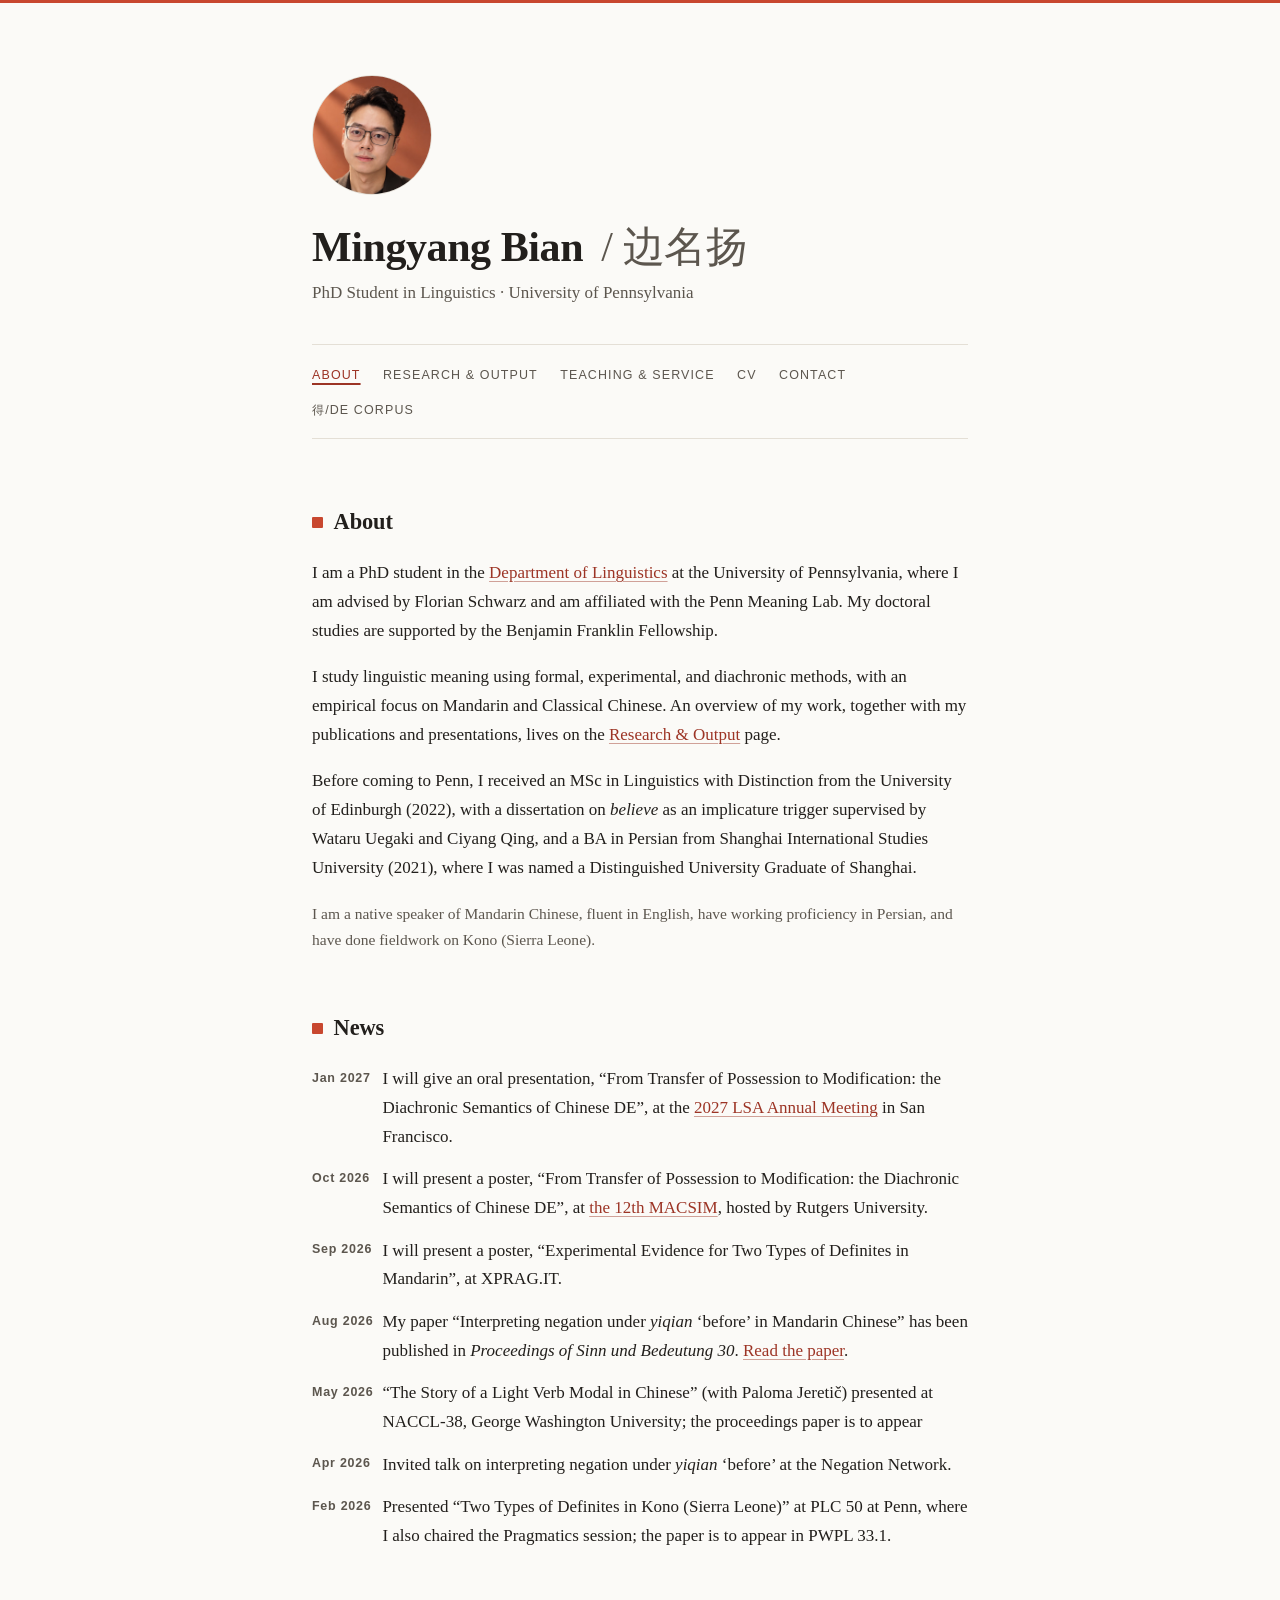
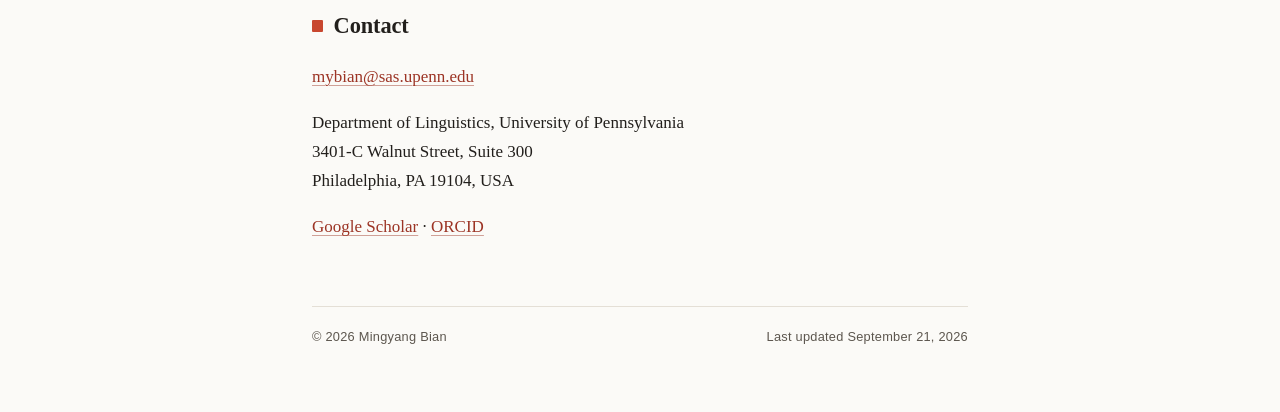
<file: index.html>
<!DOCTYPE html>
<html lang="en">
<head>
<meta charset="utf-8">
<meta name="viewport" content="width=device-width, initial-scale=1.0">
<title>Mingyang Bian · Linguistics · University of Pennsylvania</title>
<meta name="description" content="Mingyang Bian is a PhD student in Linguistics at the University of Pennsylvania, working on formal, experimental, and diachronic semantics and pragmatics, with a focus on Mandarin and Classical Chinese.">
<meta name="author" content="Mingyang Bian">
<link rel="icon" href="data:image/svg+xml,%3Csvg xmlns='http://www.w3.org/2000/svg' viewBox='0 0 16 16'%3E%3Crect x='2' y='2' width='12' height='12' rx='1.5' fill='%23C8472F'/%3E%3C/svg%3E">
<link rel="stylesheet" href="styles.css">
<!-- Cloudflare Web Analytics --><script type='module' src='https://static.cloudflareinsights.com/beacon.min.js' data-cf-beacon='{"token": "c452ebd4bb47403d8e4e0c3c75409bb0"}'></script><!-- End Cloudflare Web Analytics -->
</head>

<body>
<a class="skip-link" href="#main">Skip to content</a>

<div class="wrap">

<header>
  <figure class="portrait">
    <img src="photo.jpg" alt="Portrait of Mingyang Bian" width="120" height="120">
  </figure>

  <h1><a href="index.html">Mingyang Bian</a>
      <span class="zh-name" lang="zh-Hans">&thinsp;/ 边名扬</span> </h1>
  <p class="tagline">PhD Student in Linguistics · University of Pennsylvania</p>

  <nav aria-label="Site">
    <ul>
      <li><a href="index.html" aria-current="page">About</a></li>
      <li><a href="research.html">Research &amp; Output</a></li>
      <li><a href="teaching.html">Teaching &amp; Service</a></li>
      <li><a href="cv.html">CV</a></li>
      <li><a href="index.html#contact">Contact</a></li>
      <li><a href="corpus/"><span lang="zh-Hans">得</span>/DE Corpus</a></li>
    </ul>
  </nav>
</header>

<main id="main">

<section id="about">
  <h2>About</h2>
  <p>I am a PhD student in the <a href="https://www.ling.upenn.edu/">Department of Linguistics</a> at the University of Pennsylvania, where I am advised by Florian Schwarz and am affiliated with the Penn Meaning Lab. My doctoral studies are supported by the Benjamin Franklin Fellowship.</p>
  <p>I study linguistic meaning using formal, experimental, and diachronic methods, with an empirical focus on Mandarin and Classical Chinese. An overview of my work, together with my publications and presentations, lives on the <a href="research.html">Research &amp; Output</a> page.</p>
  <p>Before coming to Penn, I received an MSc in Linguistics with Distinction from the University of Edinburgh (2022), with a dissertation on <i>believe</i> as an implicature trigger supervised by Wataru Uegaki and Ciyang Qing, and a BA in Persian from Shanghai International Studies University (2021), where I was named a Distinguished University Graduate of Shanghai.</p>
  <p class="note">I am a native speaker of Mandarin Chinese, fluent in English, have working proficiency in Persian, and have done fieldwork on Kono (Sierra Leone).</p>
</section>

<section id="news">
  <h2>News</h2>
  <ul class="news">
    <li><span class="year">Jan 2027</span>I will give an oral presentation, “From Transfer of Possession to Modification: the Diachronic Semantics of Chinese DE”, at the <a href="https://www.lsadc.org/lsa-annual-meeting">2027 LSA Annual Meeting</a> in San Francisco.</li>
    <li><span class="year">Oct 2026</span>I will present a poster, “From Transfer of Possession to Modification: the Diachronic Semantics of Chinese DE”, at <a href="https://www.macsim.us/the-12th-macsim/">the 12th MACSIM</a>, hosted by Rutgers University.</li>
    <li><span class="year">Sep 2026</span>I will present a poster, “Experimental Evidence for Two Types of Definites in Mandarin”, at XPRAG.IT.</li>
    <li><span class="year">Aug 2026</span>My paper “Interpreting negation under <i>yiqian</i> ‘before’ in Mandarin Chinese” has been published in <i>Proceedings of Sinn und Bedeutung 30</i>. <a href="https://doi.org/10.18148/sub/2026.v30.1319">Read the paper</a>.</li>
    <li><span class="year">May 2026</span>“The Story of a Light Verb Modal in Chinese” (with Paloma Jeretič) presented at NACCL-38, George Washington University; the proceedings paper is to appear</li>
    <li><span class="year">Apr 2026</span>Invited talk on interpreting negation under <i>yiqian</i> ‘before’ at the Negation Network.</li>
    <li><span class="year">Feb 2026</span>Presented “Two Types of Definites in Kono (Sierra Leone)” at PLC 50 at Penn, where I also chaired the Pragmatics session; the paper is to appear in PWPL 33.1.</li>
  </ul>
</section>

<section id="contact">
  <h2>Contact</h2>
  <address>
    <p><a href="mailto:mybian@sas.upenn.edu">mybian@sas.upenn.edu</a></p>
    <p>Department of Linguistics, University of Pennsylvania<br>
    3401-C Walnut Street, Suite 300<br>
    Philadelphia, PA 19104, USA</p>
  </address>
  <p>
    <a href="https://scholar.google.com/citations?user=eX2zrwQAAAAJ">Google Scholar</a> ·
    <a href="https://orcid.org/0000-0003-2566-3954">ORCID</a>
  </p>

</section>

</main>

<footer>
  <span>© 2026 Mingyang Bian</span>
  <span>Last updated September 21, 2026</span>
</footer>

</div>
</body>
</html>
</file>
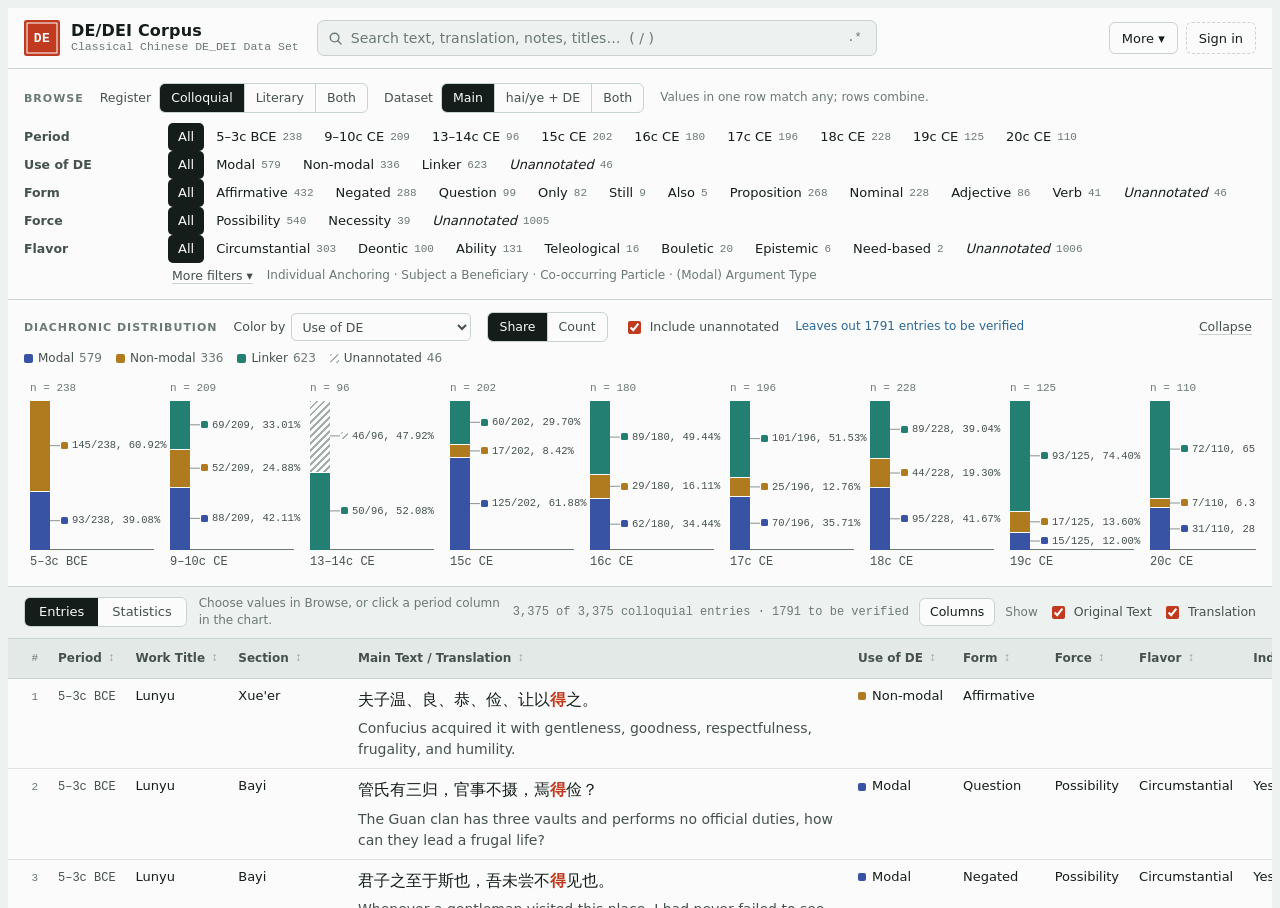
<file: corpus/index.html>
<!DOCTYPE html>
<html lang="en">
<head>
<meta charset="utf-8">
<meta name="viewport" content="width=device-width, initial-scale=1">
<title>DE/DEI Corpus · Mingyang Bian</title>
<meta name="description" content="The DE/DEI Corpus: an annotated diachronic corpus of Chinese 得 (DE/DEI), from Classical to Modern Chinese.">
<meta name="author" content="Mingyang Bian">
<link rel="icon" href="data:image/svg+xml,%3Csvg xmlns='http://www.w3.org/2000/svg' viewBox='0 0 16 16'%3E%3Crect x='2' y='2' width='12' height='12' rx='1.5' fill='%23C8472F'/%3E%3C/svg%3E">
<script src="config.js"></script>
<!-- Cloudflare Web Analytics --><script type='module' src='https://static.cloudflareinsights.com/beacon.min.js' data-cf-beacon='{"token": "c452ebd4bb47403d8e4e0c3c75409bb0"}'></script><!-- End Cloudflare Web Analytics -->
<style>
/* Layout: library-style browser — fixed masthead; below it one scrolling column: facet rows (Browse), labeled diachronic chart, sticky results bar, entry table; vermilion-marked detail drawer at right */
:root{
  --bg:#EDF1EF; --surface:#FAFBFA; --surface-2:#E3E9E6; --line:#C9D3CF; --line-soft:#DCE3E0;
  --ink:#141D1A; --ink-2:#44514D; --ink-3:#6B7974;
  --zhu:#BF3A1F; --zhu-ink:#FFFFFF; --zhu-soft:#F5DED6; --mark:#F1E3A2; --hl:#FBEBC8; --hl-bar:#C27D12; --na:#A3AEAA;
  --vf:#2B6797; --vf-soft:#DCE7F1;
  --c1:#3953A4; --c2:#B07A1F; --c3:#237F72; --c4:#8A4C9E; --c5:#557F2E; --c6:#5F6F86; --c7:#B4527F; --c8:#84663F;
  --shadow:0 14px 36px rgba(20,29,26,.18),0 2px 6px rgba(20,29,26,.08);
  --f-ui:"IBM Plex Sans",system-ui,-apple-system,BlinkMacSystemFont,"Segoe UI",Roboto,"Helvetica Neue",Arial,"PingFang SC","Microsoft YaHei","Noto Sans CJK SC",sans-serif;
  --f-zh:"Noto Serif SC","Noto Serif CJK SC","Source Han Serif SC","Songti SC","STSong","SimSun",serif;
  --f-mono:"IBM Plex Mono",ui-monospace,SFMono-Regular,Menlo,Consolas,"Liberation Mono",monospace;
}
@media (prefers-color-scheme: dark){
  :root:not([data-theme="light"]){
    --bg:#111816; --surface:#171F1C; --surface-2:#212B28; --line:#34413C; --line-soft:#27312E;
    --ink:#E2E9E6; --ink-2:#A8B5B0; --ink-3:#83918B;
    --zhu:#EE6A4C; --zhu-ink:#1B0D08; --zhu-soft:#3B231C; --mark:#4D4420; --hl:#3A2D16; --hl-bar:#E3A647; --na:#5E6B66; --vf:#8DBBE6; --vf-soft:#1B2A37;
    --c1:#8EA6F0; --c2:#E0B460; --c3:#6CCBB9; --c4:#C79BDB; --c5:#A3CC78; --c6:#A6B4C9; --c7:#EE98BE; --c8:#CFAE84;
    --shadow:0 14px 36px rgba(0,0,0,.5),0 2px 6px rgba(0,0,0,.3);
    color-scheme:dark;
  }
}
:root[data-theme="dark"]{
  --bg:#111816; --surface:#171F1C; --surface-2:#212B28; --line:#34413C; --line-soft:#27312E;
  --ink:#E2E9E6; --ink-2:#A8B5B0; --ink-3:#83918B;
  --zhu:#EE6A4C; --zhu-ink:#1B0D08; --zhu-soft:#3B231C; --mark:#4D4420; --hl:#3A2D16; --hl-bar:#E3A647; --na:#5E6B66; --vf:#8DBBE6; --vf-soft:#1B2A37;
  --c1:#8EA6F0; --c2:#E0B460; --c3:#6CCBB9; --c4:#C79BDB; --c5:#A3CC78; --c6:#A6B4C9; --c7:#EE98BE; --c8:#CFAE84;
  --shadow:0 14px 36px rgba(0,0,0,.5),0 2px 6px rgba(0,0,0,.3);
  color-scheme:dark;
}
[hidden]{display:none!important}
html{height:100%;box-sizing:border-box}
*,*::before,*::after{box-sizing:border-box}
body{height:100%;background:var(--bg);color:var(--ink);font:14px/1.45 var(--f-ui);overflow:hidden}
button,input,select,textarea{font:inherit;color:inherit}
button{cursor:pointer}
button:disabled{cursor:default;opacity:.45}
:focus-visible{outline:2px solid var(--zhu);outline-offset:2px}
.gut{padding-left:max(16px,env(safe-area-inset-left,0px));padding-right:max(16px,env(safe-area-inset-right,0px))}
#app{height:100%;display:flex;flex-direction:column;min-height:0}
.eyebrow{font:600 11px/1 var(--f-ui);letter-spacing:.09em;text-transform:uppercase;color:var(--ink-3)}
.hint{font-size:12px;color:var(--ink-3)}
.dim{color:var(--ink-3)}

/* masthead */
.topbar{flex:0 0 auto;display:flex;flex-wrap:wrap;align-items:center;gap:10px 18px;padding-block:12px;background:var(--surface);border-bottom:1px solid var(--line)}
.brand{display:flex;align-items:center;gap:11px;min-width:0}
.seal{flex:0 0 auto;width:36px;height:36px;display:grid;place-items:center;background:var(--zhu);color:var(--zhu-ink);font:600 13px/1 var(--f-mono);letter-spacing:.04em;border-radius:3px;box-shadow:inset 0 0 0 2.5px var(--zhu),inset 0 0 0 3.5px var(--zhu-ink)}
.brand h1{margin:0;font:600 16px/1.2 var(--f-ui);letter-spacing:.01em}
.brand .sub{font:11.5px/1.3 var(--f-mono);color:var(--ink-3)}
.search{flex:1 1 300px;max-width:560px;min-width:0;display:flex;align-items:center;gap:6px;height:36px;padding:0 5px 0 10px;background:var(--bg);border:1px solid var(--line);border-radius:7px;color:var(--ink-3)}
.search:focus-within{border-color:var(--ink-2);color:var(--ink-2)}
.search input{flex:1;min-width:0;border:0;background:transparent;outline:none;color:var(--ink);height:100%}
.search input::placeholder{color:var(--ink-3)}
.search.bad{border-color:var(--zhu)}
.rx{height:26px;padding:0 8px;border-radius:5px;border:1px solid transparent;background:transparent;font:500 12px var(--f-mono);color:var(--ink-3)}
.rx[aria-pressed="true"]{background:var(--ink);color:var(--surface)}
.actions{display:flex;flex-wrap:wrap;align-items:center;gap:8px;margin-left:auto}
.btn{height:32px;padding:0 12px;display:inline-flex;align-items:center;justify-content:center;gap:6px;border-radius:6px;border:1px solid var(--line);background:var(--surface);color:var(--ink);font:500 13px/1 var(--f-ui);white-space:nowrap}
.btn:hover:not(:disabled){background:var(--surface-2)}
.btn.primary{background:var(--ink);border-color:var(--ink);color:var(--surface)}
.btn.primary:hover:not(:disabled){background:var(--ink-2);border-color:var(--ink-2)}
.btn.zhu{background:var(--zhu);border-color:var(--zhu);color:var(--zhu-ink)}
.btn.zhu:hover:not(:disabled){background:var(--zhu);filter:brightness(1.08)}
.btn.sm{height:28px;padding:0 10px;font-size:12.5px}
.btn.danger{color:var(--zhu);border-color:color-mix(in srgb,var(--zhu) 45%,var(--line))}
.linkbtn{border:0;background:transparent;padding:2px 4px;color:var(--ink-2);font-size:12.5px;text-decoration:underline;text-underline-offset:3px;text-decoration-color:var(--line)}
.linkbtn:hover:not(:disabled){color:var(--ink)}
.switch{display:inline-flex;align-items:center;gap:8px;font-size:13px;color:var(--ink-2);cursor:pointer;user-select:none}
.switch input{position:absolute;opacity:0;width:1px;height:1px}
.switch .sw{width:30px;height:18px;border-radius:9px;background:var(--line);position:relative;transition:background .15s}
.switch .sw::after{content:"";position:absolute;top:2px;left:2px;width:14px;height:14px;border-radius:7px;background:var(--surface);transition:transform .15s}
.switch input:checked + .sw{background:var(--zhu)}
.switch input:checked + .sw::after{transform:translateX(12px)}
.switch input:focus-visible + .sw{outline:2px solid var(--zhu);outline-offset:2px}
.menu-wrap{position:relative}
.menu{position:absolute;right:0;top:calc(100% + 6px);z-index:40;min-width:250px;padding:6px;background:var(--surface);border:1px solid var(--line);border-radius:8px;box-shadow:var(--shadow);display:flex;flex-direction:column}
.menu button{border:0;background:transparent;text-align:left;padding:8px 10px;border-radius:5px;font-size:13px;display:flex;justify-content:space-between;gap:12px}
.menu button:hover{background:var(--surface-2)}
.menu hr{border:0;border-top:1px solid var(--line-soft);margin:4px 2px}
.menu .k{font:12px var(--f-mono);color:var(--ink-3)}
.menu a{color:inherit;text-decoration:none;padding:8px 10px;border-radius:5px;font-size:13px;display:flex;justify-content:space-between;gap:12px}
.menu a:hover{background:var(--surface-2)}
.menu .who{padding:8px 10px 6px;font-size:12.5px;line-height:1.5;color:var(--ink-2)}
.menu .who b{color:var(--ink);font-weight:600}
.menu .who .ok{color:var(--c3)}
.menu .who .ro{color:var(--ink-3)}
#bAuth{max-width:200px;overflow:hidden;text-overflow:ellipsis}
#bAuth:not(.signed){border-style:dashed}
.saving{font-size:12px;color:var(--ink-3);white-space:nowrap}
.hl-only .hl-n{font:12px var(--f-mono);color:var(--ink-3)}
.hl-only:has(input:checked){color:var(--ink)}
.hl-tag{color:var(--hl-bar);font-weight:500}
.btn.hlb{height:26px;padding:0 9px;font-size:12px}
.btn.hlb[aria-pressed="true"]{background:var(--hl);border-color:var(--hl-bar);color:var(--ink)}
/* "to be verified": machine-made entries not yet checked by an annotator */
.vbadge{display:inline-block;margin-left:6px;padding:0 6px;border-radius:3px;border:1px dashed var(--vf);font:500 10px/15px var(--f-ui);color:var(--vf);background:var(--vf-soft);vertical-align:2px;white-space:nowrap}
.vtag{color:var(--vf);font-weight:500}
.btn.vfb{height:26px;padding:0 9px;font-size:12px;border-color:var(--vf);color:var(--vf);background:var(--vf-soft)}
.btn.vfb:hover{background:var(--vf);color:var(--surface)}
.tbv-only .tbv-n{font:12px var(--f-mono);color:var(--vf)}
.tb-r .chk{white-space:nowrap}
.tbv-only:has(input:checked){color:var(--ink)}
.tbv-note{color:var(--vf)}
.de-o{color:inherit}
.dr-auto{margin:-8px 0 0;padding:7px 10px;border-left:3px solid var(--line);border-radius:3px;background:var(--surface-2);font-size:12.5px;line-height:1.5;color:var(--ink-2);max-width:66ch}
.dr-auto.tbv{border-left-color:var(--vf);background:var(--vf-soft)}
.dr-auto.tbv b{color:var(--vf)}
.dr-sib{margin:-8px 0 0;font-size:12.5px;line-height:1.7}
.dr-sib .linkbtn{font-size:12.5px}
.tseg .opt{height:auto;min-height:26px;padding:2px 10px}
.tseg .zh-s{font:13px var(--f-zh);margin-left:4px}
.tseg .opt:not(.on) .zh-s b{color:var(--zhu)}
.lf.split{flex-direction:row;flex-wrap:wrap;align-items:center;gap:8px}
details.dr-mr summary{cursor:pointer;list-style:none}
details.dr-mr summary::-webkit-details-marker{display:none}
details.dr-mr summary h3::before{content:"▸";font-size:10px;letter-spacing:0}
details.dr-mr[open] summary h3::before{content:"▾"}
.mr-b{display:flex;flex-direction:column;gap:12px;font-size:13px;line-height:1.55}
.mr-b p{margin:2px 0 0}
.mr-ctx{font:14px/1.75 var(--f-zh);color:var(--ink-2)}
.mr-sent{color:var(--ink);background:var(--mark);border-radius:2px}
.mr-src,.mr-ex{font-size:12px}
.mr-alt{margin:2px 0 0;padding-left:18px}
.mr-conf{display:inline-block;margin-left:6px;padding:0 6px;border-radius:3px;font:500 10.5px/16px var(--f-ui);background:var(--surface-2);color:var(--ink-2)}
.mr-conf.c-low{background:var(--zhu-soft);color:var(--zhu)}
.choose{display:grid;grid-template-columns:1fr 1fr;gap:12px}
.choose button{display:flex;flex-direction:column;align-items:flex-start;gap:6px;padding:14px;border:1px solid var(--line);border-radius:8px;background:var(--surface);text-align:left;color:var(--ink);font-size:13px;line-height:1.5}
.choose button:hover{border-color:var(--ink-2);background:var(--surface-2)}
.choose button b{font-size:14px}
.choose button span{color:var(--ink-2)}
.txt-grid{display:grid;grid-template-columns:1fr 1fr;gap:10px}
.txt-grid .wide{grid-column:1/-1}
.txt-stats{display:flex;flex-wrap:wrap;gap:6px 18px;font-size:13px}
.txt-prev{margin:0;padding:8px 10px;border-radius:6px;background:var(--surface-2);font:14px/1.7 var(--f-zh);max-height:150px;overflow:auto}
.txt-prev .de{font-weight:600}
.runs{margin:0;padding:0;list-style:none;display:flex;flex-direction:column;gap:4px;font-size:12.5px}
.runs li{display:flex;gap:10px;align-items:baseline;flex-wrap:wrap}
.runs .st{font:500 11px var(--f-mono);padding:0 6px;border-radius:3px;background:var(--surface-2);color:var(--ink-2)}
.runs .st.done{background:var(--vf-soft);color:var(--vf)}
.runs .st.failed{background:var(--zhu-soft);color:var(--zhu)}
@media (max-width:640px){ .choose,.txt-grid{grid-template-columns:1fr} }
.sheet.narrow{width:min(540px,100%)}
#authBody p{margin:0;line-height:1.55}
details.auth-alt summary{cursor:pointer;font-size:12.5px;color:var(--ink-2)}
details.auth-alt .muted{margin:8px 0 0}
.auth-pat{display:flex;gap:8px;margin-top:8px}
.auth-pat input{flex:1;min-width:0;height:32px;padding:0 10px;border:1px solid var(--line);border-radius:6px;background:var(--bg);font:13px var(--f-mono)}
.auth-err{margin:0 0 12px;padding:10px 12px;border-left:3px solid var(--zhu);background:var(--zhu-soft);border-radius:4px;font-size:13px;line-height:1.55;color:var(--ink)}
.auth-err b{font-weight:600}
.auth-err code,ol.auth-steps code{font:12px var(--f-mono)}
ol.auth-steps{margin:0 0 4px;padding-left:20px;font-size:13px;line-height:1.6}
ol.auth-steps li+li{margin-top:6px}
.auth-when{margin-top:10px!important;font-size:12px;color:var(--ink-3)}
.seg2{display:inline-flex;border:1px solid var(--line);border-radius:6px;overflow:hidden;background:var(--surface)}
.seg2 button{border:0;background:transparent;height:28px;padding:0 11px;font-size:12.5px;font-weight:500;color:var(--ink-2)}
.seg2 button + button{border-left:1px solid var(--line)}
.seg2 button[aria-pressed="true"]{background:var(--ink);color:var(--surface)}
.chk{display:inline-flex;align-items:center;gap:6px;font-size:12.5px;color:var(--ink-2);cursor:pointer}
.chk input{accent-color:var(--zhu)}

/* scrolling column */
.main{flex:1;min-height:0;display:flex;position:relative}
.scroller{flex:1;min-width:0;overflow:auto;background:var(--surface)}
.inner{width:max-content;min-width:100%}
.pin{position:sticky;left:0;width:var(--sw,100vw)}

/* browse */
.browse{background:var(--surface);padding-block:14px 12px;display:flex;flex-direction:column;gap:6px;border-bottom:1px solid var(--line)}
.br-head{display:flex;flex-wrap:wrap;align-items:center;gap:8px 16px;margin-bottom:4px}
.regsel{display:inline-flex;align-items:center;gap:8px;font-size:12.5px;color:var(--ink-2)}
.br-head .hint{flex:1 1 260px;min-width:0}
.frow{display:flex;align-items:flex-start;gap:4px 12px}
.flabel{flex:0 0 132px;padding-top:6px;font:600 12.5px/1.3 var(--f-ui);color:var(--ink-2)}
.fopts{flex:1;min-width:0;display:flex;flex-wrap:wrap;align-items:center;gap:3px 2px}
.fo{display:inline-flex;align-items:center;gap:6px;height:28px;padding:0 10px;border:0;border-radius:5px;background:transparent;color:var(--ink);font-size:13px;white-space:nowrap}
.fo:hover{background:var(--surface-2)}
.fo .fc{font:11px/1 var(--f-mono);color:var(--ink-3);font-variant-numeric:tabular-nums}
.fo.on{background:var(--zhu);color:var(--zhu-ink)}
.fo.on .fc{color:inherit;opacity:.85}
.fo.all.on{background:var(--ink);color:var(--surface)}
.fo.zero{color:var(--ink-3)}
.fo.zero .fc{opacity:.6}
.fo.un{font-style:italic}
.frow.more{margin-top:2px}
.frow.more .fopts{gap:6px 10px}
.frow.sub .flabel{color:var(--ink-3);font-weight:500}

/* chart */
.strip{background:var(--surface);border-bottom:1px solid var(--line);padding-block:12px 8px}
.strip-head{display:flex;flex-wrap:wrap;align-items:center;gap:8px 16px}
.strip-head label{font-size:12.5px;color:var(--ink-2);display:inline-flex;align-items:center;gap:6px}
.strip-head select{height:28px;border:1px solid var(--line);border-radius:5px;background:var(--surface);padding:0 6px;font-size:12.5px}
.strip-head .sp{flex:1}
.legend{display:flex;flex-wrap:wrap;gap:4px 14px;font-size:12px;color:var(--ink-2);margin-top:8px}
.legend span{display:inline-flex;align-items:center;gap:5px;white-space:nowrap}
.legend i{width:9px;height:9px;border-radius:2px;display:inline-block}
.strip-body{display:flex;gap:4px;overflow-x:auto;padding-top:8px;padding-bottom:4px;scrollbar-width:thin}
.strip.closed .strip-body,.strip.closed .legend{display:none}
.pcol{flex:0 0 auto;width:136px;display:flex;flex-direction:column;gap:5px;padding:6px 6px 5px;border:0;border-radius:6px;background:transparent;color:var(--ink);text-align:left}
.pcol:hover{background:var(--bg)}
.pn{display:block;font:11px/1.2 var(--f-mono);color:var(--ink-3);font-variant-numeric:tabular-nums}
.pplot{position:relative;display:block;width:100%;border-bottom:1px solid var(--ink-3)}
.pseg{position:absolute;left:0;width:20px;box-shadow:inset 0 1px 0 var(--surface)}
.lead{position:absolute;left:0;top:0;overflow:visible;pointer-events:none}
.lead path{fill:none;stroke:var(--ink-3);stroke-width:.8}
.plb{position:absolute;left:31px;height:14px;display:flex;align-items:center;gap:4px;font:10.5px/14px var(--f-mono);font-variant-numeric:tabular-nums;color:var(--ink-2);white-space:nowrap}
.plb i{width:7px;height:7px;border-radius:1.5px;flex:0 0 auto}
.pnone{position:absolute;inset:0;display:grid;place-items:center;font-size:11px;color:var(--ink-3)}
.plab{display:block;font:500 12px/1.2 var(--f-mono);color:var(--ink-2)}
.pcol.on{background:var(--zhu-soft)}
.pcol.on .plab{color:var(--zhu);font-weight:600}
.strip.has-sel .pcol:not(.on){opacity:.45}

/* results bar */
.toolbar{top:0;z-index:6;display:flex;flex-wrap:wrap;align-items:center;gap:8px 12px;padding-block:8px;background:var(--bg);border-bottom:1px solid var(--line)}
.tabs{display:inline-flex;border:1px solid var(--line);border-radius:6px;overflow:hidden;background:var(--surface)}
.tabs button{border:0;background:transparent;height:28px;padding:0 14px;font-size:13px;font-weight:500;color:var(--ink-2)}
.tabs button[aria-selected="true"]{background:var(--ink);color:var(--surface)}
.chips{flex:1 1 240px;min-width:0;display:flex;flex-wrap:wrap;align-items:center;gap:6px}
.fchip{display:inline-flex;align-items:center;gap:6px;max-width:100%;height:26px;padding:0 3px 0 10px;border-radius:13px;background:var(--zhu-soft);border:1px solid color-mix(in srgb,var(--zhu) 28%,transparent);font-size:12px;color:var(--ink)}
.fchip .fl{color:var(--ink-2)}
.fchip .fv{overflow:hidden;text-overflow:ellipsis;white-space:nowrap;font-weight:500}
.fchip button{flex:0 0 auto;width:20px;height:20px;border-radius:10px;border:0;background:transparent;color:var(--ink-2);line-height:1}
.fchip button:hover{background:color-mix(in srgb,var(--zhu) 18%,transparent);color:var(--ink)}
.tb-r{display:flex;flex-wrap:wrap;justify-content:flex-end;align-items:center;gap:6px 10px;margin-left:auto;min-width:0}
.count{font:12px var(--f-mono);color:var(--ink-3);font-variant-numeric:tabular-nums;white-space:nowrap}
.banner{display:flex;flex-wrap:wrap;align-items:center;gap:8px 14px;padding-block:8px;background:color-mix(in srgb,var(--mark) 55%,var(--surface));border-bottom:1px solid var(--line);font-size:12.5px;color:var(--ink)}
.banner b{font-weight:600}
.banner .btn{margin-left:auto}

/* table */
table.grid{border-collapse:separate;border-spacing:0;width:max-content;min-width:100%}
.grid th{position:sticky;top:var(--tbh,45px);z-index:2;background:var(--surface-2);border-bottom:1px solid var(--line);padding:0;text-align:left;white-space:nowrap;font:600 12px/1.2 var(--f-ui);color:var(--ink-2)}
.th-btn{display:flex;align-items:center;gap:6px;width:100%;padding:9px 10px;border:0;background:transparent;color:inherit;font:inherit;text-align:left}
.th-btn:hover{color:var(--ink);background:color-mix(in srgb,var(--line) 45%,transparent)}
.th-btn .so{font:12px var(--f-mono);color:var(--ink-3);opacity:.6}
th[aria-sort="ascending"] .so,th[aria-sort="descending"] .so{color:var(--zhu);opacity:1}
.grid td{padding:8px 10px;border-bottom:1px solid var(--line-soft);vertical-align:top;font-size:13px;white-space:nowrap}
.grid tbody tr{cursor:pointer}
.grid tbody tr:hover td{background:color-mix(in srgb,var(--surface-2) 55%,transparent)}
.grid tr.is-hl td{background:var(--hl)}
.grid tr.is-hl td:first-child{box-shadow:inset 3px 0 0 var(--hl-bar)}
.grid tbody tr.is-hl:hover td{background:color-mix(in srgb,var(--hl-bar) 22%,var(--surface))}
.grid tr.is-sel td{background:color-mix(in srgb,var(--c1) 9%,transparent)}
.grid tr.is-hl.is-sel td{background:color-mix(in srgb,var(--c1) 10%,var(--hl))}
.grid tr.is-open td{background:var(--zhu-soft)}
.grid tr.is-open td:first-child{box-shadow:inset 3px 0 0 var(--zhu)}
.c-sel{width:34px;padding-right:0!important}
.c-sel input{accent-color:var(--zhu);margin:3px 0 0}
th.c-n,td.c-n{width:40px;text-align:right;font:11px/1.9 var(--f-mono);color:var(--ink-3);font-variant-numeric:tabular-nums}
th.c-n{padding:9px 10px}
td.c-text{white-space:normal;min-width:300px;max-width:500px}
.zh{font:16px/1.65 var(--f-zh);color:var(--ink);word-break:break-all}
.de{color:var(--zhu);font-weight:600}
mark{background:var(--mark);color:inherit;border-radius:2px;padding:0 1px}
.tr{margin-top:5px;font-size:14px;line-height:1.5;color:var(--ink-2)}
.tr.solo{margin-top:0;font-size:14.5px;line-height:1.55;color:var(--ink)}
.tr.none{font-size:12.5px;font-style:italic;color:var(--ink-3)}
td.c-long{white-space:normal;min-width:180px;max-width:260px}
.clamp{display:-webkit-box;-webkit-line-clamp:3;-webkit-box-orient:vertical;overflow:hidden;font-size:12px;line-height:1.45;color:var(--ink-2)}
td.c-short{max-width:200px;overflow:hidden;text-overflow:ellipsis}
.per{font:500 12px var(--f-mono);color:var(--ink-2)}
.tag{display:inline-flex;align-items:center;gap:6px;white-space:nowrap}
.tag::before{content:"";width:8px;height:8px;border-radius:2px;background:var(--c);flex:0 0 auto}
.sbadge{display:inline-block;margin-left:6px;padding:0 5px;border-radius:3px;font:500 10px/16px var(--f-ui);background:var(--mark);color:var(--ink-2);vertical-align:2px}
.sentinel{padding:14px;text-align:center;font-size:12px;color:var(--ink-3)}
.empty{max-width:520px;margin:56px auto;padding:0 20px;text-align:center;color:var(--ink-2)}
.empty .seal{margin:0 auto 14px;width:44px;height:44px;font-size:15px}
.empty h2{font:600 16px/1.3 var(--f-ui);margin:0 0 6px;color:var(--ink)}
.empty p{margin:0 0 14px;font-size:13px}

/* drawer */
.drawer{flex:0 0 min(470px,46vw);min-width:0;display:flex;flex-direction:column;background:var(--surface);border-left:1px solid var(--line);min-height:0}
.dr-head{display:flex;align-items:center;justify-content:space-between;gap:10px;padding:9px 12px 9px 18px;border-bottom:1px solid var(--line-soft)}
.dr-pos{font:12px var(--f-mono);color:var(--ink-3)}
.dr-nav{display:flex;gap:4px}
.icb{width:30px;height:30px;border-radius:6px;border:1px solid var(--line);background:var(--surface);color:var(--ink-2);display:grid;place-items:center;font-size:13px}
.icb:hover:not(:disabled){background:var(--surface-2);color:var(--ink)}
.dr-body{flex:1;min-height:0;overflow:auto;padding:16px 18px 24px;display:flex;flex-direction:column;gap:18px}
.dr-src{display:flex;flex-direction:column;gap:3px}
.dr-src .l1{font:12px var(--f-mono);color:var(--ink-3)}
.dr-src .l2{font-size:14px;font-weight:500}
.dr-src .sep{color:var(--ink-3);margin:0 4px}
.dr-zh{margin:0;font:21px/1.75 var(--f-zh);word-break:break-all}
.dr-tr{margin:-8px 0 0;font-size:15px;line-height:1.6;color:var(--ink-2);max-width:62ch}
.dr-gl{margin:-10px 0 0;max-width:66ch}
.dr-gl .gl{margin:0;font-size:14.5px;line-height:1.65;color:var(--ink);word-spacing:.12em}
.sc{font-variant-caps:all-small-caps;letter-spacing:.03em}
.dr-gl .abbr{margin:3px 0 0;font-size:11.5px;line-height:1.5;color:var(--ink-3)}
.dr-gl .abbr b{font-weight:500;color:var(--ink-2)}
.dr-sec h3{margin:0 0 10px;font:600 11px/1 var(--f-ui);letter-spacing:.09em;text-transform:uppercase;color:var(--ink-3);display:flex;align-items:center;gap:8px}
.dr-sec h3::after{content:"";flex:1;border-top:1px solid var(--line-soft)}
.af-grid{display:grid;grid-template-columns:minmax(108px,auto) 1fr;gap:9px 14px;align-items:start}
.af-l{font-size:12px;color:var(--ink-2);padding-top:4px;line-height:1.3}
.af-v{min-width:0;font-size:13.5px;padding-top:3px}
.af-v.ed{padding-top:0}
.seg{display:flex;flex-wrap:wrap;gap:4px}
.opt{height:26px;padding:0 9px;border-radius:13px;border:1px solid var(--line);background:var(--surface);font-size:12.5px;color:var(--ink-2);white-space:nowrap}
.opt:hover{border-color:var(--ink-3);color:var(--ink)}
.opt.on{background:var(--zhu);border-color:var(--zhu);color:var(--zhu-ink)}
.opt.add{width:26px;padding:0;color:var(--ink-3);border-style:dashed}
.optin{height:26px;width:130px;padding:0 8px;border-radius:13px;border:1px solid var(--zhu);background:var(--surface);font-size:12.5px;outline:none}
.lf{display:flex;flex-direction:column;gap:4px;font-size:12px;color:var(--ink-2)}
.lf input,.lf textarea,.lf select{width:100%;padding:6px 8px;border:1px solid var(--line);border-radius:6px;background:var(--surface);font-size:13px;color:var(--ink);resize:vertical}
.lf select{height:32px}
.lf textarea.zhin{font:15px/1.6 var(--f-zh)}
.lf input:focus,.lf textarea:focus{outline:none;border-color:var(--ink-2)}
.src-grid{display:grid;grid-template-columns:1fr 1fr;gap:10px}
.src-grid .wide{grid-column:1/-1}
details.dr-edit{border:1px solid var(--line-soft);border-radius:8px;padding:0 12px}
details.dr-edit summary{cursor:pointer;padding:9px 0;font-size:12.5px;font-weight:500;color:var(--ink-2)}
details.dr-edit[open]{padding-bottom:12px}
.nf{display:flex;flex-direction:column;gap:3px}
.nf p{margin:0;font-size:13px;line-height:1.55;white-space:pre-wrap}
.notes{display:flex;flex-direction:column;gap:12px}
.dr-foot{border-top:1px solid var(--line);padding:10px 14px 10px 18px;display:flex;flex-wrap:wrap;align-items:center;gap:8px;background:var(--surface);padding-bottom:max(10px,env(safe-area-inset-bottom,0px))}
.dr-foot .meta{font-size:11.5px;color:var(--ink-3);margin-right:auto;min-width:0}
.dr-foot .warn{font-size:12.5px;color:var(--zhu);margin-right:auto;font-weight:500}
.dirty-dot{display:inline-block;width:7px;height:7px;border-radius:4px;background:var(--zhu);margin-right:2px}

/* popover (columns) */
.pop{position:fixed;z-index:50;width:260px;max-width:calc(100vw - 16px);display:flex;flex-direction:column;background:var(--surface);border:1px solid var(--line);border-radius:9px;box-shadow:var(--shadow);overflow:hidden}
.pop-h{padding:10px 12px 6px;font-size:13px}
.pop-list{overflow:auto;padding:4px 6px;flex:1}
.pl{display:flex;align-items:center;gap:8px;padding:4px 6px;border-radius:4px;font-size:12.5px;cursor:pointer}
.pl:hover{background:var(--surface-2)}
.pl input{accent-color:var(--zhu);flex:0 0 auto}
.pop-f{display:flex;align-items:center;justify-content:space-between;gap:8px;padding:8px 12px;border-top:1px solid var(--line-soft);background:var(--bg)}

/* bulk bar + toast */
.bulk{position:fixed;left:50%;transform:translateX(-50%);bottom:calc(16px + env(safe-area-inset-bottom,0px));z-index:35;max-width:calc(100vw - 24px);display:flex;flex-wrap:wrap;align-items:center;gap:8px 10px;padding:8px 10px 8px 14px;background:var(--ink);color:var(--surface);border-radius:10px;box-shadow:var(--shadow);font-size:12.5px}
.bulk select,.bulk input{height:28px;border-radius:5px;border:1px solid color-mix(in srgb,var(--surface) 30%,transparent);background:var(--ink);color:var(--surface);padding:0 6px;font-size:12.5px;max-width:170px}
.bulk .bb{height:28px;padding:0 10px;border-radius:5px;border:1px solid color-mix(in srgb,var(--surface) 30%,transparent);background:transparent;color:var(--surface);font-size:12.5px}
.bulk .bb:hover{background:color-mix(in srgb,var(--surface) 14%,transparent)}
.bulk .bb.zhu{background:var(--zhu);border-color:var(--zhu);color:var(--zhu-ink)}
.bulk .vs{width:1px;height:18px;background:color-mix(in srgb,var(--surface) 30%,transparent)}
.toast{position:fixed;left:50%;transform:translateX(-50%);bottom:calc(72px + env(safe-area-inset-bottom,0px));z-index:60;max-width:calc(100vw - 32px);display:flex;align-items:center;gap:12px;padding:9px 14px;border-radius:8px;background:var(--ink);color:var(--surface);font-size:13px;box-shadow:var(--shadow)}
.toast .linkbtn{color:var(--surface);text-decoration-color:color-mix(in srgb,var(--surface) 50%,transparent)}

/* modals */
.modal{position:fixed;inset:0;z-index:45;display:grid;place-items:center;padding:16px;background:color-mix(in srgb,#0b100e 46%,transparent)}
.sheet{width:min(860px,100%);max-height:calc(100% - 8px);display:flex;flex-direction:column;background:var(--surface);border:1px solid var(--line);border-radius:12px;box-shadow:var(--shadow);overflow:hidden}
.sheet-h{display:flex;align-items:center;justify-content:space-between;gap:12px;padding:14px 18px;border-bottom:1px solid var(--line-soft)}
.sheet-h h2{margin:0;font:600 16px/1.2 var(--f-ui)}
.sheet-b{flex:1;min-height:0;overflow:auto;padding:16px 18px;display:flex;flex-direction:column;gap:14px}
.sheet-f{display:flex;flex-wrap:wrap;align-items:center;justify-content:flex-end;gap:8px;padding:12px 18px;border-top:1px solid var(--line-soft);background:var(--bg)}
.sheet-f .grow{margin-right:auto;font-size:12.5px;color:var(--ink-2)}
.drop{position:relative;display:flex;flex-direction:column;align-items:center;gap:8px;padding:36px 20px;border:1.5px dashed var(--line);border-radius:10px;text-align:center;cursor:pointer;color:var(--ink-2);font-size:13px;line-height:1.55}
.drop b{font-size:15px;color:var(--ink)}
.drop.over{border-color:var(--zhu);background:var(--zhu-soft)}
.drop input{position:absolute;opacity:0;width:1px;height:1px}
.drop span{max-width:62ch}
.muted{color:var(--ink-3);font-size:12.5px;margin:0}
.err{color:var(--zhu);font-size:12px;margin:0}
.imp-card{border:1px solid var(--line);border-radius:9px;padding:10px 12px;display:flex;flex-direction:column;gap:8px}
.imp-card.off{opacity:.55}
.imp-r1{display:flex;align-items:center;gap:10px;flex-wrap:wrap}
.imp-r1 b{font-weight:600}
.imp-r2{display:flex;flex-wrap:wrap;align-items:center;gap:8px 14px;font-size:12px;color:var(--ink-2)}
.imp-r2 label{display:inline-flex;align-items:center;gap:6px}
.imp-r2 input,.imp-r2 select{height:28px;padding:0 7px;border:1px solid var(--line);border-radius:5px;background:var(--surface);font-size:12.5px}
.imp-r2 input{width:190px}
.mapwrap{overflow-x:auto}
.maptbl{border-collapse:collapse;font-size:12px;width:100%}
.maptbl td,.maptbl th{padding:5px 8px;border-top:1px solid var(--line-soft);text-align:left;vertical-align:middle}
.maptbl th{font-weight:600;color:var(--ink-3);font-size:11px}
.maptbl select{height:26px;border:1px solid var(--line);border-radius:5px;background:var(--surface);font-size:12px}
.maptbl .ex{color:var(--ink-3);max-width:260px;overflow:hidden;text-overflow:ellipsis;white-space:nowrap}
.maptbl .unk{color:var(--zhu)}
.imp-opts{display:flex;flex-wrap:wrap;gap:10px 22px;font-size:13px;align-items:center}
.imp-opts fieldset{border:0;padding:0;margin:0;display:flex;flex-wrap:wrap;gap:6px 14px;align-items:center}
.imp-opts legend{float:left;margin-right:10px;color:var(--ink-2);font-size:12.5px}
.imp-opts input{accent-color:var(--zhu)}
.plan{display:flex;flex-wrap:wrap;gap:6px 22px;padding:10px 12px;border-radius:8px;background:var(--bg);font-size:13px}
.plan b{font:600 15px var(--f-mono);font-variant-numeric:tabular-nums}
.newvals{font-size:12.5px;line-height:1.6;padding:10px 12px;border-radius:8px;border:1px solid color-mix(in srgb,var(--c2) 45%,var(--line));background:color-mix(in srgb,var(--c2) 8%,var(--surface))}
.newvals code{font:12px var(--f-mono);background:var(--surface);border:1px solid var(--line-soft);border-radius:3px;padding:0 4px}
.prog{display:flex;flex-direction:column;gap:10px;padding:30px 4px}
.bar{height:6px;border-radius:3px;background:var(--surface-2);overflow:hidden}
.bar i{display:block;height:100%;width:0;background:var(--zhu);transition:width .2s}
.sf{border-bottom:1px solid var(--line-soft);padding-bottom:12px;display:flex;flex-direction:column;gap:8px}
.sf-h{display:flex;flex-wrap:wrap;align-items:center;gap:6px 12px}
.sf-h b{font-weight:600}
.badge{font:500 11px/18px var(--f-ui);padding:0 7px;border-radius:9px;background:var(--surface-2);color:var(--ink-2)}
.sf-h .chk{margin-left:auto}
.sf-opts{display:flex;flex-wrap:wrap;gap:5px}
.sopt{display:inline-flex;align-items:center;gap:6px;height:26px;padding:0 4px 0 8px;border:1px solid var(--line);border-radius:5px;font-size:12.5px;background:var(--surface)}
.sopt .sw{width:8px;height:8px;border-radius:2px}
.sopt .sl{border:0;background:transparent;padding:0;font:inherit;color:var(--ink)}
.sopt .sl.ed{cursor:text;text-decoration:underline dotted var(--ink-3);text-underline-offset:3px}
.sopt .sc{font:11px var(--f-mono);color:var(--ink-3)}
.sopt button.x{border:0;background:transparent;color:var(--ink-3);width:18px;height:18px;border-radius:3px}
.sopt button.x:hover{background:var(--surface-2);color:var(--zhu)}
.sf-new{display:flex;flex-wrap:wrap;gap:8px;align-items:center;padding:12px;border-radius:8px;background:var(--bg)}
.sf-new input,.sf-new select{height:32px;padding:0 8px;border:1px solid var(--line);border-radius:6px;background:var(--surface);font-size:13px}
.sf-new input{flex:1 1 180px;min-width:0}

/* stats */
.stats{padding-block:16px 40px;display:flex;flex-direction:column;gap:22px;background:var(--surface)}
.st-ctl{display:flex;flex-wrap:wrap;align-items:center;gap:8px 16px;font-size:12.5px;color:var(--ink-2)}
.st-ctl label{display:inline-flex;align-items:center;gap:6px}
.st-ctl select{height:28px;padding:0 6px;border:1px solid var(--line);border-radius:5px;background:var(--surface);font-size:12.5px}
.st-h{margin:0 0 4px;font:600 15px/1.3 var(--f-ui)}
.tblwrap{overflow-x:auto;border:1px solid var(--line);border-radius:8px;background:var(--surface);max-width:1200px}
table.pv{border-collapse:collapse;width:max-content;min-width:100%;font-size:12.5px}
.pv th,.pv td{padding:7px 12px;border-bottom:1px solid var(--line-soft);text-align:right;white-space:nowrap}
.pv thead th{background:var(--surface-2);font-weight:600;color:var(--ink-2);font-size:12px}
.pv th.rh,.pv td.rh{text-align:left;font-weight:500;color:var(--ink)}
.pv td{font:12.5px var(--f-mono);font-variant-numeric:tabular-nums;background:color-mix(in srgb,var(--c1) var(--a,0%),transparent)}
.pv td.tot,.pv tr.tot td,.pv tr.tot th{font-weight:600;background:var(--bg)}
.pv td.z{color:var(--ink-3)}
.pv td.na,.pv th.na{font-style:italic;font-weight:400;color:var(--ink-3)}
.pv input{width:96px;height:26px;padding:0 6px;border:1px solid var(--line);border-radius:5px;background:var(--surface);font:12px var(--f-mono);text-align:right}
.copyta{width:100%;max-width:1200px;height:120px;font:12px var(--f-mono);border:1px solid var(--line);border-radius:6px;background:var(--bg);padding:8px}

@media (max-width: 860px){
  .drawer{position:fixed;inset:0;z-index:30;border:0;padding-top:env(safe-area-inset-top,0px)}
  .dr-body,.dr-head,.dr-foot{padding-left:max(16px,env(safe-area-inset-left,0px));padding-right:max(16px,env(safe-area-inset-right,0px))}
  .src-grid{grid-template-columns:1fr}
  .af-grid{grid-template-columns:1fr;gap:4px 0}
  .af-v{margin-bottom:8px}
  .search{order:3;flex-basis:100%;max-width:none}
  .actions{margin-left:0}
  .tb-r{margin-left:0}
}
@media (max-width: 640px){
  .frow{flex-direction:column;gap:2px}
  .flabel{flex-basis:auto;padding-top:0}
}
@media (prefers-reduced-motion: reduce){ *{transition:none!important} }
</style>
</head>
<body>

<div id="app">
  <header class="topbar gut">
    <div class="brand">
      <div class="seal" aria-hidden="true">DE</div>
      <div><h1>DE/DEI Corpus</h1><div class="sub">Classical Chinese DE_DEI Data Set</div></div>
    </div>
    <label class="search" id="searchBox" for="q">
      <svg viewBox="0 0 16 16" width="15" height="15" aria-hidden="true"><circle cx="7" cy="7" r="4.6" fill="none" stroke="currentColor" stroke-width="1.5"/><path d="M10.5 10.5 14 14" stroke="currentColor" stroke-width="1.5" stroke-linecap="round"/></svg>
      <input id="q" type="search" placeholder="Search text, translation, notes, titles…  ( / )" autocomplete="off" spellcheck="false">
      <button type="button" id="rx" class="rx" aria-pressed="false" title="Search with a regular expression">.*</button>
    </label>
    <div class="actions">
      <span class="saving" id="saveState" hidden role="status">Saving to GitHub…</span>
      <label class="switch" id="annoWrap" hidden title="Edit annotations in the detail panel and in bulk"><input type="checkbox" id="anno"><span class="sw"></span><span>Annotate</span></label>
      <button type="button" class="btn" id="bImport" hidden>Import</button>
      <button type="button" class="btn primary" id="bNew" hidden>+ New entry</button>
      <div class="menu-wrap">
        <button type="button" class="btn" id="bMore" aria-haspopup="true" aria-expanded="false">More ▾</button>
        <div class="menu" id="moreMenu" hidden>
          <button type="button" data-m="schema"><span>Fields &amp; values</span><span class="k">scheme</span></button>
          <hr>
          <button type="button" data-m="exp-f"><span>Export current results</span><span class="k">.xlsx</span></button>
          <button type="button" data-m="exp-a"><span>Export all, one sheet per period</span><span class="k">.xlsx</span></button>
          <hr id="trashHr">
          <button type="button" data-m="trash"><span id="trashLabel">Trash</span><span class="k" id="trashN">0</span></button>
        </div>
      </div>
      <div class="menu-wrap" id="authWrap">
        <button type="button" class="btn" id="bAuth" aria-haspopup="true">Sign in</button>
        <div class="menu" id="authMenu" hidden></div>
      </div>
    </div>
  </header>

  <div class="main">
    <div class="scroller" id="scroller">
      <div class="inner" id="inner">
        <section class="browse pin gut" id="browse" aria-label="Browse">
          <div class="br-head">
            <span class="eyebrow">Browse</span>
            <span class="regsel">Register
              <span class="seg2" role="group" aria-label="Register" id="regSeg">
                <button type="button" data-reg="Colloquial" aria-pressed="true">Colloquial</button>
                <button type="button" data-reg="Literary" aria-pressed="false">Literary</button>
                <button type="button" data-reg="Both" aria-pressed="false">Both</button>
              </span>
            </span>
            <span class="regsel">Dataset
              <span class="seg2" role="group" aria-label="Dataset" id="dsSeg">
                <button type="button" data-ds="Main" aria-pressed="true">Main</button>
                <button type="button" data-ds="hai/ye + DE" aria-pressed="false" title="Targeted sample of hai/ye + DE">hai/ye + DE</button>
                <button type="button" data-ds="Both" aria-pressed="false">Both</button>
              </span>
            </span>
            <span class="hint">Values in one row match any; rows combine.</span>
            <button type="button" class="linkbtn" id="resetFacets" hidden>Reset filters</button>
          </div>
          <div id="facets"></div>
        </section>

        <section class="strip pin gut" id="strip" aria-label="Diachronic distribution">
          <div class="strip-head">
            <span class="eyebrow">Diachronic distribution</span>
            <label for="stackBy">Color by <select id="stackBy"></select></label>
            <span class="seg2" role="group" aria-label="Bar height" id="scaleSeg">
              <button type="button" data-sc="share" aria-pressed="true">Share</button>
              <button type="button" data-sc="count" aria-pressed="false">Count</button>
            </span>
            <label class="chk" for="inclNA"><input type="checkbox" id="inclNA"> Include unannotated</label>
            <span class="hint tbv-note" id="stripNote" hidden></span>
            <span class="sp"></span>
            <button type="button" class="linkbtn" id="stripToggle">Collapse</button>
          </div>
          <div class="legend" id="legend"></div>
          <div class="strip-body" id="stripBody"></div>
        </section>

        <div class="toolbar pin gut" id="toolbar">
          <div class="tabs" role="tablist">
            <button type="button" role="tab" data-v="table" aria-selected="true">Entries</button>
            <button type="button" role="tab" data-v="stats" aria-selected="false">Statistics</button>
          </div>
          <div class="chips" id="chips"></div>
          <div class="tb-r">
            <label class="chk hl-only" for="hlOnly" id="hlOnlyWrap" hidden title="Entries highlighted by collaborators"><input type="checkbox" id="hlOnly"> Show only highlighted <span class="hl-n" id="hlN"></span></label>
            <label class="chk tbv-only" for="tbvOnly" id="tbvOnlyWrap" hidden title="Machine-made entries an annotator has not checked yet"><input type="checkbox" id="tbvOnly"> Only to be verified <span class="tbv-n" id="tbvN"></span></label>
            <span class="count" id="count"></span>
            <button type="button" class="btn sm" id="bCols">Columns</button>
            <span class="hint">Show</span>
            <label class="chk" for="showOrig"><input type="checkbox" id="showOrig"> Original Text</label>
            <label class="chk" for="showTrans"><input type="checkbox" id="showTrans"> Translation</label>
          </div>
        </div>
        <div class="banner pin gut" id="banner" hidden></div>

        <div id="tableView"></div>
        <div id="statsView" class="stats pin gut" hidden></div>
      </div>
    </div>
    <aside class="drawer" id="drawer" hidden aria-label="Entry detail"></aside>
  </div>
</div>

<div id="pop" class="pop" hidden role="dialog"></div>
<div id="bulk" class="bulk" hidden></div>
<div id="toast" class="toast" hidden role="status"></div>

<div class="modal" id="mImport" hidden>
  <div class="sheet" role="dialog" aria-modal="true" aria-labelledby="impTitle">
    <div class="sheet-h"><h2 id="impTitle">Import</h2><button type="button" class="icb" data-x="close" aria-label="Close">✕</button></div>
    <div class="sheet-b" id="impBody"></div>
    <div class="sheet-f" id="impFoot"></div>
  </div>
</div>

<div class="modal" id="mSchema" hidden>
  <div class="sheet" role="dialog" aria-modal="true" aria-labelledby="schTitle">
    <div class="sheet-h"><h2 id="schTitle">Fields &amp; values</h2><button type="button" class="icb" data-x="close" aria-label="Close">✕</button></div>
    <div class="sheet-b" id="schBody"></div>
    <div class="sheet-f"><span class="grow" id="schNote"></span><button type="button" class="btn primary" data-x="close">Done</button></div>
  </div>
</div>

<div class="modal" id="mAuth" hidden>
  <div class="sheet narrow" role="dialog" aria-modal="true" aria-labelledby="authTitle">
    <div class="sheet-h"><h2 id="authTitle">Collaborator sign-in</h2><button type="button" class="icb" data-x="close" aria-label="Close">✕</button></div>
    <div class="sheet-b" id="authBody"></div>
    <div class="sheet-f" id="authFoot"></div>
  </div>
</div>

<script>
(function(){
'use strict';
const $=(s,el)=>(el||document).querySelector(s);
const $$=(s,el)=>Array.from((el||document).querySelectorAll(s));
const esc=s=>String(s==null?'':s).replace(/[&<>"']/g,c=>({'&':'&amp;','<':'&lt;','>':'&gt;','"':'&quot;',"'":'&#39;'}[c]));
const clone=o=>o==null?o:JSON.parse(JSON.stringify(o));
const sleep=ms=>new Promise(r=>setTimeout(r,ms));
const coll=new Intl.Collator('en',{numeric:true,sensitivity:'base'});
const store={get(k,d){try{const v=localStorage.getItem('dedei.'+k);return v==null?d:JSON.parse(v);}catch(e){return d;}},set(k,v){try{localStorage.setItem('dedei.'+k,JSON.stringify(v));}catch(e){}}};

const DEFAULT_FIELDS=[
  {key:'period',label:'Period',type:'cat',group:'source',show:true},
  {key:'register',label:'Register',type:'cat',group:'source',options:['Colloquial','Literary'],show:false},
  {key:'dataset',label:'Dataset',type:'cat',group:'source',options:['Main','hai/ye + DE'],show:false},
  {key:'date',label:'Time',type:'short',group:'source',show:false},
  {key:'work',label:'Work Title',type:'cat',group:'source',show:true},
  {key:'section',label:'Section',type:'short',group:'source',show:true},
  {key:'text',label:'Main Text',type:'long',group:'source',show:true},
  {key:'gloss',label:'Glossing',type:'long',group:'source',show:false},
  {key:'translation',label:'Translation (Context)',type:'long',group:'source',show:false},
  {key:'use',label:'Use of DE',type:'cat',group:'anno',options:['Modal','Non-modal','Linker'],show:true},
  {key:'form',label:'Form',type:'cat',group:'anno',options:['Affirmative','Negated','Question','Only','Still','Also','Proposition','Nominal','Adjective','Verb'],show:true},
  {key:'force',label:'Force',type:'cat',group:'anno',options:['Possibility','Necessity'],show:true},
  {key:'flavor',label:'Flavor',type:'cat',group:'anno',options:['Circumstantial','Deontic','Ability','Teleological','Bouletic','Epistemic','Need-based'],show:true},
  {key:'anchoring',label:'Individual Anchoring',type:'cat',group:'anno',options:['Yes','No','Unclear'],show:true},
  {key:'beneficiary',label:'Subject a Beneficiary',type:'cat',group:'anno',options:['Yes','No','Unclear'],show:true},
  {key:'particle',label:'Co-occurring Particle',type:'cat',group:'anno',options:['Opaque','Transparent','Bare'],show:true},
  {key:'argument',label:'(Modal) Argument Type',type:'cat',group:'anno',options:['NP','VP'],show:true},
  {key:'note',label:'Note',type:'long',group:'notes',show:true}
];
/* Older schema versions saved to the database are brought up to date on load. */
const LEGACY_LABELS={beneficiary:['Subject a Beneficiary?'],argument:['Argument (if Modal)']};
const LEGACY_DROP={form:['Negated (Verb Inversion)','Double modal'],force:['NA'],flavor:['NA'],particle:['NA'],
  anchoring:['Y','Y (pro)','Y?','N?','no','unclear'],beneficiary:['yes','no','compatible','?'],argument:['Proposition','Nominal','Adjective','NA']};
const PRIMARY=['period','use','form','force','flavor'];
const NO_STACK=['period','work','register','dataset'];
const SCOPE_KEYS=['register','dataset'];
const DS_SHEET={'hai/ye + DE':'hai or ye+DE'};
const ALIASES={
  date:['time','date'],work:['work title','work','title'],section:['section','chapter'],
  text:['main text','text','sentence'],translation:['translation (context)','translation'],
  gloss:['glossing','gloss','glosses','interlinear gloss','word-by-word gloss','word-by-word glosses'],
  use:['use of de','use of dei','use of de/dei','use'],form:['form'],force:['force'],flavor:['flavor','flavour'],
  anchoring:['individual anchoring','anchoring'],beneficiary:['subject a beneficiary','subject a beneficiary?','is the subject a beneficiary?','is the subject a beneficiary','beneficiary'],
  particle:['co-occurring particle','particle'],argument:['(modal) argument type','argument (if modal)','argument type (if modal)','argument type','argument'],
  note:['note','notes','comment','comments','query','queries','comment / query','comment/query','comments / queries'],
  period:['period'],register:['register'],dataset:['dataset']
};

const S={
  downloads:null,myId:null,writable:false,offline:false,loadNote:'',pollT:0,builtAt:0,
  annotate:store.get('annotate',true),
  rows:new Map(),ready:false,ver:0,idc:0,
  fields:clone(DEFAULT_FIELDS),sources:{},
  facets:{},register:'Colloquial',dataset:'Main',q:'',regex:false,gq:null,sort:null,trash:false,
  moreOpen:store.get('more',false),hlOnly:false,tbvOnly:false,autoCache:new Map(),mrOpen:false,scale:store.get('scale','share'),inclNA:store.get('inclNA',true),
  view:'table',showOrig:store.get('showOrig',true),showTrans:store.get('showTrans',true),colPref:store.get('cols',{}),
  stackBy:store.get('stackBy','use'),stripOpen:store.get('strip',true),
  selected:new Set(),list:[],renderLimit:150,rendered:0,cols:[],
  openId:null,isNew:false,orig:null,draft:null,dirty:false,drawerRow:null,navIds:[],guardFn:null,confirmPurge:false,saving:false,
  pop:null,bulkConfirm:false,bulkField:null,
  pivot:{row:'period',col:'use',mode:'count'},copyText:null,tt:0
};
const F=k=>S.fields.find(f=>f.key===k);
const bump=()=>{S.ver++;};
const val=(r,k)=>r[k]==null?'':String(r[k]).trim();
const isNA=v=>v===''||v==='NA';
/* Machine-made entries carry status "to be verified" until an annotator clears it. They are listed and marked
   for everyone, but no statistic counts them: facet counts, the chart and the Statistics tab leave them out. */
const TBV='to be verified';
const isTBV=r=>!!r&&r.status===TBV;
const statRow=r=>!isTBV(r);
/* An entry records one 得. When its text has several, "target" says which one (1 = the first); only that one is red. */
const deCount=t=>(String(t||'').match(/得/g)||[]).length;
function targetOf(r){ const n=deCount(r&&r.text); if(n<=1) return n; const t=+(r&&r.target); return t>=1&&t<=n?t:0; }
const ORD=n=>n+(n%100>=11&&n%100<=13?'th':(['th','st','nd','rd'][n%10]||'th'));
const regOf=r=>val(r,'register')||'Colloquial';
const dsOf=r=>val(r,'dataset')||'Main';
function colVisible(f){ if(f.key==='translation'||f.key==='gloss'||SCOPE_KEYS.includes(f.key)) return false; return Object.prototype.hasOwnProperty.call(S.colPref,f.key)?!!S.colPref[f.key]:f.show!==false; }
function genId(){ return 'r'+Date.now().toString(36)+(++S.idc).toString(36)+Math.random().toString(36).slice(2,6); }

/* ---------- periods ---------- */
/* ---------- eras ----------
   Periods and dates put the era after the number ("9-10th Century CE", "480-350 BCE"),
   and BCE ranges run from the earlier (larger) number to the later one ("5-3rd Century BCE").
   Older spellings ("BCE 3-5th Century", "CE 18 Century") are accepted everywhere and rewritten. */
function ordinal(n){ const v=n%100; return n+((v>=11&&v<=13)?'th':(['th','st','nd','rd'][n%10]||'th')); }
function parseCentury(s){
  const m=String(s||'').trim().match(/^(?:(BCE|BC|CE|AD)\s*)?(\d{1,2})(?:st|nd|rd|th)?(?:\s*[-–]\s*(\d{1,2})(?:st|nd|rd|th)?)?\s*(?:centur(?:y|ies)|c\.?)?\s*(BCE|BC|CE|AD)?$/i);
  if(!m||(m[1]&&m[4])) return null;
  const era=/^b/i.test(m[1]||m[4]||'')?'BCE':'CE';
  let a=+m[2], b=m[3]?+m[3]:null;
  if(b!=null){ if((era==='BCE'&&a<b)||(era==='CE'&&a>b)){ const t=a; a=b; b=t; } if(a===b) b=null; }
  return {era,a,b};
}
function normPeriod(s){
  const t=String(s==null?'':s).trim(); if(!t||/^modern/i.test(t)) return t;
  const p=parseCentury(t); if(!p) return t;
  return (p.b!=null?p.a+'-'+ordinal(p.b):ordinal(p.a))+' Century '+p.era;
}
function normDate(s){
  const t=String(s==null?'':s).trim();
  const m=t.match(/^((?:circa|ca\.|c\.|~)\s*)?(BCE|BC|CE|AD)\s+(.+)$/i);
  if(!m) return t;
  const era=/^b/i.test(m[2])?'BCE':'CE'; let rest=m[3].trim();
  const y=rest.match(/^(\d+)\s*[-–]\s*(\d+)$/);
  if(y){ let a=+y[1], b=+y[2]; if((era==='BCE'&&a<b)||(era==='CE'&&a>b)){ const x=a; a=b; b=x; } rest=a+'-'+b; }
  else { const p=parseCentury(rest+' '+era); if(p&&/\d(st|nd|rd|th)|centur|\bc\.?$/i.test(rest)) rest=(p.b!=null?p.a+'-'+ordinal(p.b):ordinal(p.a))+(/centur/i.test(rest)?' Century':' c.'); }
  return (m[1]||'')+rest+' '+era;
}
function periodKey(p){
  const s=String(p||''); if(!s) return 1e6; if(/modern/i.test(s)) return 2100;
  const e=parseCentury(s); if(!e) return 9e5;
  return (e.era==='BCE'?-e.a*100:e.a*100)+(e.b!=null?0.5:0);
}
function periodShort(p){
  if(!p) return 'Unassigned'; const raw=String(p); if(/^modern/i.test(raw)) return 'Modern';
  const e=parseCentury(raw); if(!e) return raw;
  return (e.b!=null?e.a+'–'+e.b:e.a)+'c '+e.era;
}
function parseSheetName(n){
  const m=n.match(/\(([^)]+)\)\s*$/); let suf='',per=n.trim();
  if(m){ suf=m[1].trim(); per=n.slice(0,m.index).trim(); }
  let register='Colloquial', dataset='Main';
  if(/^lit/i.test(suf)) register='Literary';
  else if(/^coll/i.test(suf)) register='Colloquial';
  else if(/\b(hai|ye)\b/i.test(suf)) dataset='hai/ye + DE';
  else if(suf) dataset=suf;
  return {period:normPeriod(per),register,dataset};
}

/* ---------- options & colors ---------- */
const optCache=new Map(); let optVer=-1;
function optionsFor(f){
  if(!f) return [];
  if(optVer!==S.ver){ optCache.clear(); optVer=S.ver; }
  if(optCache.has(f.key)) return optCache.get(f.key).slice();
  const base=(f.options||[]).slice(); const seen=new Set(base); const extra=new Set();
  for(const r of S.rows.values()){ if(r.deleted) continue; const v=val(r,f.key); if(v&&!seen.has(v)) extra.add(v); }
  const list=base.concat([...extra].sort(coll.compare));
  if(f.key==='period') list.sort((a,b)=>periodKey(a)-periodKey(b)||coll.compare(a,b));
  optCache.set(f.key,list); return list.slice();
}
function strHash(s){ let h=0; for(let i=0;i<s.length;i++) h=(Math.imul(h,33)+s.charCodeAt(i))>>>0; return h; }
const UN_BG='repeating-linear-gradient(135deg,var(--na) 0 2px,transparent 2px 5px)';
function catColor(f,v){
  if(v==null||v==='') return UN_BG;
  if(v==='NA') return 'var(--na)';
  let i=(f&&f.options||[]).filter(o=>o!=='NA').indexOf(v); if(f&&f.key==='period') i=optionsFor(f).indexOf(v);
  if(i<0) i=(f&&f.options?f.options.length:0)+(strHash(v)%8);
  return 'var(--c'+((i%8)+1)+')';
}
function optLabel(f,v){ if(v==='') return f&&f.key==='period'?'Unassigned':'Unannotated'; return f&&f.key==='period'?periodShort(v):v; }
function normCat(f,v){
  v=String(v==null?'':v).replace(/\s+/g,' ').trim(); if(!v) return '';
  const low=v.toLowerCase(); const hit=optionsFor(f).find(o=>o.toLowerCase().replace(/\s+/g,' ')===low);
  return hit||v;
}

/* ---------- annotation formats ----------
   One function enforces the value formats on every write: saving an entry, bulk edits and imports.
   - NA is not used: NA in any annotation field becomes blank (Unannotated).
   - Form: “Negated (Verb Inversion)” → Negated + Note “Verb inversion”; “Double modal” → Affirmative + Note “Double modal”.
   - Individual Anchoring and Subject a Beneficiary take Yes / No / Unclear only. Values that carry more than
     that (e.g. “Y (pro)”, “no? (only DE)”, free-text remarks) are mapped and the original goes into Note.
   - (Modal) Argument Type takes NP / VP only; Proposition, Nominal, Adjective and Verb there are Form values and move to Form.
   - Comment / Query is folded into Note. */
const ANNO_KEYS=['use','form','force','flavor','anchoring','beneficiary','particle','argument'];
const NA_RE=/^(na|n\/a|n\.a\.?)$/i;
const FORM_MERGE={'negated (verb inversion)':['Negated','Verb inversion'],'double modal':['Affirmative','Double modal']};
const ARG_TO_FORM={proposition:'Proposition',nominal:'Nominal',adjective:'Adjective',verb:'Verb'};
function addNote(o,tag){ const cur=String(o.note==null?'':o.note).trim(); if(cur.toLowerCase().includes(tag.toLowerCase())) return; o.note=cur?cur+'; '+tag:tag; }
function ynu(v,k){
  const s=v.toLowerCase().replace(/\s+/g,' ').trim();
  if(/^(y|yes)$/.test(s)) return ['Yes',false];
  if(/^(n|no)$/.test(s)) return ['No',false];
  if(/^(\?|unclear)$/.test(s)) return ['Unclear',false];
  if(k==='anchoring'){ if(/^(y|yes)\?$/.test(s)) return ['Yes',false]; if(/^(n|no)\?$/.test(s)) return ['No',false]; }
  if(/^(y|yes)\b/.test(s)||/^(probably|likely|compatible)\b/.test(s)) return ['Yes',true];
  if(/^(n|no)\b/.test(s)||/^maybe not\b/.test(s)||/benefit to (a |the )?non-subject|not (be )?for the subject/.test(s)) return ['No',true];
  return ['Unclear',true];
}
function normalizeAnno(src){
  const o=Object.assign({},src);
  if('comment' in o){ const parts=[o.note,o.comment].map(x=>String(x==null?'':x).replace(/\r\n?/g,'\n').trim()).filter(Boolean); o.note=parts.join('; '); delete o.comment; }
  for(const k of ANNO_KEYS){ if(!(k in o)) continue; let v=String(o[k]==null?'':o[k]).replace(/\s+/g,' ').trim(); if(NA_RE.test(v)) v=''; o[k]=v; }
  const fm=o.form?FORM_MERGE[o.form.toLowerCase()]:null;
  if(fm){ o.form=fm[0]; addNote(o,fm[1]); }
  if(o.argument){
    const a=o.argument, al=a.toLowerCase();
    if(al==='np'||al==='vp') o.argument=a.toUpperCase();
    else { o.argument=''; const fv=ARG_TO_FORM[al], cf=String(o.form||'');
      if(fv&&!cf) o.form=fv; else if(!(fv&&cf.toLowerCase()===al)) addNote(o,'Argument: '+a); }
  }
  for(const k of ['anchoring','beneficiary']){
    if(!o[k]) continue; const [nv,keep]=ynu(o[k],k);
    if(keep) addNote(o,(k==='anchoring'?'Anchoring: ':'Beneficiary: ')+o[k]); o[k]=nv;
  }
  return o;
}

/* ---------- scope & filtering ---------- */
function inScope(r){
  if(S.trash?!r.deleted:r.deleted) return false;
  if(S.register!=='Both'&&regOf(r)!==S.register) return false;
  if(S.dataset!=='Both'&&dsOf(r)!==S.dataset) return false;
  return true;
}
function defaultScope(){ return S.register==='Colloquial'&&S.dataset==='Main'; }
function scopeRows(){ const out=[]; for(const r of S.rows.values()) if(inScope(r)) out.push(r); return out; }
function activeRows(){ const out=[]; for(const r of S.rows.values()) if(!r.deleted) out.push(r); return out; }
function compileGlobal(){
  const q=S.q.trim(); if(!q) return null;
  if(S.regex){ try{ return {re:new RegExp(q,'u')}; }catch(e){ return {bad:true}; } }
  return {s:q.toLowerCase()};
}
function globalKeys(){ return ['text','translation','work','section','date'].concat(S.fields.filter(f=>f.type==='long'&&!['text','translation'].includes(f.key)).map(f=>f.key)); }
function passGlobal(r,g,keys){
  if(!g||g.bad) return true;
  for(const k of keys){ const v=r[k]; if(!v) continue; const s=String(v); if(g.re?g.re.test(s):s.toLowerCase().includes(g.s)) return true; }
  return false;
}
function activeFacets(except){ return Object.entries(S.facets).filter(([k,set])=>k!==except&&set&&set.size); }
function filtered(except){
  const g=S.gq, keys=globalKeys(), fs=activeFacets(except);
  const hl=S.hlOnly&&hlVisible(), tv=tbvOnly();
  return scopeRows().filter(r=>(!hl||r.highlight)&&(!tv||isTBV(r))&&passGlobal(r,g,keys)&&fs.every(([k,set])=>set.has(val(r,k))));
}
function tbvOnly(){ return S.tbvOnly&&hlVisible(); }
/* Rows a statistic may count. Facet counts follow the listed rows while "Only to be verified" is on,
   so that the filters still help when checking those entries; the chart and Statistics never count them. */
function countable(list){ return list.filter(statRow); }
function anyFacet(){ return activeFacets(null).length>0; }
function defaultCmp(a,b){ return periodKey(a.period)-periodKey(b.period)||coll.compare(regOf(a),regOf(b))||(dsOf(a)==='Main'?0:1)-(dsOf(b)==='Main'?0:1)||(a.seq||0)-(b.seq||0)||coll.compare(a.id,b.id); }
function sortRows(list){
  const s=S.sort; if(!s){ list.sort(defaultCmp); return list; }
  const f=F(s.key); const dir=s.dir==='desc'?-1:1; let kf=null;
  if(s.key==='period') kf=r=>r.period?periodKey(r.period):1e7;
  else if(f&&f.type==='cat'){ const idx=new Map(optionsFor(f).map((v,i)=>[v,i])); kf=r=>{const v=val(r,s.key); return v?(idx.has(v)?idx.get(v):1e5):1e7;}; }
  list.sort((a,b)=>{
    let c;
    if(kf) c=kf(a)-kf(b);
    else { const av=val(a,s.key), bv=val(b,s.key); c=(!av&&bv)?1:(av&&!bv)?-1:coll.compare(av,bv); }
    return c?c*dir:defaultCmp(a,b);
  });
  return list;
}

/* ---------- highlighting ---------- */
function matchRanges(s){
  const g=S.gq; if(!g||g.bad||!s) return [];
  const out=[];
  if(g.re){
    const re=new RegExp(g.re.source,g.re.flags.includes('g')?g.re.flags:g.re.flags+'g'); let m,guard=0;
    while((m=re.exec(s))&&guard++<300){ if(!m[0].length){ re.lastIndex++; continue; } out.push([m.index,m.index+m[0].length]); }
  } else { const low=s.toLowerCase(); let i=0; while(g.s&&(i=low.indexOf(g.s,i))>=0){ out.push([i,i+g.s.length]); i+=g.s.length; } }
  return out;
}
/* target: which 得 is the recorded one (only it is red); 0 marks every 得. */
function hl(s,de,target){
  s=String(s||''); const ranges=matchRanges(s); let html='',pos=0,k=0;
  const seg=(t,m)=>{ let e=esc(t); if(de) e=e.replace(/得/g,()=>{ k++; return !target||k===target?'<span class="de">得</span>':'<span class="de-o">得</span>'; }); return m?'<mark>'+e+'</mark>':e; };
  for(const [a,b] of ranges){ if(a<pos) continue; html+=seg(s.slice(pos,a),false)+seg(s.slice(a,b),true); pos=b; }
  return html+seg(s.slice(pos),false);
}

/* ---------- render loop ---------- */
let rq=0;
function schedule(){ if(rq) return; rq=requestAnimationFrame(()=>{ rq=0; render(); }); }
function render(){
  S.gq=compileGlobal();
  $('#searchBox').classList.toggle('bad',!!(S.gq&&S.gq.bad));
  renderTop(); renderBrowse(); renderStrip(); renderChips(); renderBanner();
  $('#tableView').hidden=S.view!=='table'; $('#statsView').hidden=S.view!=='stats';
  if(S.view==='table') renderTable(); else renderStats();
  renderBulk();
  if(S.openId&&S.view==='table'){ const cur=S.rows.get(S.openId); if(!S.dirty&&!S.isNew&&cur!==S.drawerRow){ if(cur){ S.orig=pickFields(cur); S.draft=clone(S.orig); } renderDrawer(); } }
  else if(S.view!=='table') $('#drawer').hidden=true;
}
function renderTop(){
  $('#annoWrap').hidden=!S.writable; $('#anno').checked=S.annotate;
  const ed=S.writable&&S.annotate;
  $('#bImport').hidden=!S.writable; $('#bNew').hidden=!ed||S.trash;
  let n=0; for(const r of S.rows.values()) if(r.deleted) n++;
  $('#trashN').textContent=n; $('#trashLabel').textContent=S.trash?'Back to entries':'Trash';
  $('[data-m="trash"]').hidden=!S.writable&&!S.trash; $('#trashHr').hidden=!S.writable&&!S.trash;
  if(!S.showOrig&&!S.showTrans) S.showOrig=true;
  $('#showOrig').checked=S.showOrig; $('#showTrans').checked=S.showTrans; $('#inclNA').checked=S.inclNA;
  $$('.tabs button').forEach(b=>b.setAttribute('aria-selected',String(b.dataset.v===S.view)));
  $$('#regSeg button').forEach(b=>b.setAttribute('aria-pressed',String(b.dataset.reg===S.register)));
  $$('#dsSeg button').forEach(b=>b.setAttribute('aria-pressed',String(b.dataset.ds===S.dataset)));
  $$('#scaleSeg button').forEach(b=>b.setAttribute('aria-pressed',String(b.dataset.sc===S.scale)));
  $('#resetFacets').hidden=!(anyFacet()||!defaultScope());
  const hv=hlVisible(); $('#hlOnlyWrap').hidden=!hv; $('#hlOnly').checked=S.hlOnly&&hv;
  if(hv){ let n=0; for(const r of S.rows.values()) if(r.highlight&&inScope(r)) n++; $('#hlN').textContent=n; }
  let nv=0; for(const r of S.rows.values()) if(isTBV(r)&&inScope(r)) nv++;
  $('#tbvOnlyWrap').hidden=!hv||(!nv&&!S.tbvOnly); $('#tbvOnly').checked=tbvOnly(); $('#tbvN').textContent=nv;
}

/* ---------- browse (facets) ---------- */
function facetRow(f,sub){
  const set=S.facets[f.key]; const cnt=new Map(); const tv=tbvOnly();
  for(const r of filtered(f.key)){ if(!tv&&isTBV(r)) continue; const v=val(r,f.key); cnt.set(v,(cnt.get(v)||0)+1); }
  const present=new Set(); for(const r of scopeRows()) present.add(val(r,f.key));
  const opts=optionsFor(f).filter(v=>present.has(v)); if(present.has('')) opts.push('');
  if(set) for(const v of set) if(!opts.includes(v)) opts.push(v);
  const any=!!(set&&set.size);
  return '<div class="frow'+(sub?' sub':'')+'" data-k="'+esc(f.key)+'"><div class="flabel">'+esc(f.label)+'</div><div class="fopts" role="group" aria-label="'+esc(f.label)+'">'+
    '<button type="button" class="fo all'+(any?'':' on')+'" data-all="1" aria-pressed="'+!any+'">All</button>'+
    opts.map(v=>{ const on=!!(set&&set.has(v)); const n=cnt.get(v)||0;
      return '<button type="button" class="fo'+(on?' on':'')+(n||on?'':' zero')+(v===''?' un':'')+'" data-v="'+esc(v)+'" aria-pressed="'+on+'">'+esc(optLabel(f,v))+'<span class="fc">'+n+'</span></button>'; }).join('')+
    '</div></div>';
}
function moreFields(){ return S.fields.filter(f=>f.type==='cat'&&!PRIMARY.includes(f.key)&&!SCOPE_KEYS.includes(f.key)&&f.key!=='work'); }
function renderBrowse(){
  if(!S.ready||S.offline){ $('#facets').innerHTML=''; return; }
  const prim=PRIMARY.map(F).filter(Boolean), more=moreFields();
  const moreActive=more.filter(f=>S.facets[f.key]&&S.facets[f.key].size).length;
  let h=prim.map(f=>facetRow(f,false)).join('');
  if(more.length){
    h+='<div class="frow more"><div class="flabel"></div><div class="fopts"><button type="button" class="linkbtn" id="moreT" aria-expanded="'+S.moreOpen+'">'+(S.moreOpen?'Fewer filters ▴':'More filters ▾')+'</button>'+(moreActive?'<span class="hint">'+moreActive+' active</span>':'')+(S.moreOpen?'':'<span class="hint">'+more.map(f=>esc(f.label)).join(' · ')+'</span>')+'</div></div>';
    if(S.moreOpen) h+=more.map(f=>facetRow(f,true)).join('');
  }
  $('#facets').innerHTML=h;
}
function toggleFacet(k,v){
  const set=new Set(S.facets[k]||[]); if(set.has(v)) set.delete(v); else set.add(v);
  if(set.size) S.facets[k]=set; else delete S.facets[k];
  S.renderLimit=150; schedule();
}

/* ---------- diachronic chart ---------- */
const LBL=14, BW=20;
function placeLabels(items,H){
  let prev=-Infinity;
  for(const it of items){ it.y=Math.max(it.c-LBL/2,prev+LBL); prev=it.y; }
  let next=Infinity;
  for(let i=items.length-1;i>=0;i--){ const it=items[i]; it.y=Math.min(it.y,next-LBL,H-LBL); next=it.y; }
  let p=-Infinity; for(const it of items){ it.y=Math.max(it.y,p+LBL,0); p=it.y; }
}
function pct(n,d){ return d?(n/d*100).toFixed(2)+'%':'—'; }
function renderStrip(){
  const strip=$('#strip'); strip.classList.toggle('closed',!S.stripOpen);
  $('#stripToggle').textContent=S.stripOpen?'Collapse':'Expand';
  const cats=S.fields.filter(f=>f.type==='cat'&&!NO_STACK.includes(f.key));
  if(!cats.some(f=>f.key===S.stackBy)) S.stackBy='use';
  const sel=$('#stackBy'); const want=cats.map(f=>'<option value="'+esc(f.key)+'"'+(f.key===S.stackBy?' selected':'')+'>'+esc(f.label)+'</option>').join('');
  if(sel.dataset.sig!==want){ sel.innerHTML=want; sel.dataset.sig=want; } sel.value=S.stackBy;
  if(!S.ready||S.offline){ $('#stripBody').innerHTML=''; $('#legend').innerHTML=''; return; }
  const f=F(S.stackBy); const all0=filtered('period'); const base=countable(all0);
  const nTbv=all0.length-base.length; const sn=$('#stripNote');
  sn.textContent=nTbv?'Leaves out '+nTbv+' '+(nTbv===1?'entry':'entries')+' to be verified':''; sn.hidden=!nTbv;
  const per=new Map(), legendVals=new Map();
  for(const r of base){ const v=val(r,f.key); if(!S.inclNA&&isNA(v)) continue; const p=val(r,'period'); if(!per.has(p)) per.set(p,new Map()); const m=per.get(p); m.set(v,(m.get(v)||0)+1); legendVals.set(v,(legendVals.get(v)||0)+1); }
  const present=new Set(scopeRows().map(r=>val(r,'period')));
  const periods=optionsFor(F('period')).filter(p=>present.has(p)); if(present.has('')) periods.push('');
  const opts=optionsFor(f).filter(v=>v!=='NA').concat(['NA','']);
  let maxDen=1, maxLab=1;
  for(const p of periods){ const m=per.get(p); if(!m) continue; let t=0; for(const c of m.values()) t+=c; if(t>maxDen) maxDen=t; if(m.size>maxLab) maxLab=m.size; }
  const H=Math.max(150,maxLab*LBL+2);
  const pf=S.facets.period; const selSet=pf&&pf.size?pf:null;
  strip.classList.toggle('has-sel',!!selSet);
  $('#stripBody').innerHTML=periods.length?periods.map(p=>{
    const m=per.get(p)||new Map(); let den=0; for(const c of m.values()) den+=c;
    const barH=den?(S.scale==='share'?H:Math.max(2,den/maxDen*H)):0;
    let y=H; const items=[];
    for(const v of opts){ const n=m.get(v); if(!n) continue; const h=n/den*barH; const top=y-h; items.push({v,n,top,h,c:top+h/2}); y=top; }
    const labs=items.slice().sort((a,b)=>a.c-b.c); placeLabels(labs,H);
    const segs=items.map(it=>'<span class="pseg" style="top:'+it.top.toFixed(2)+'px;height:'+Math.max(it.h,.75).toFixed(2)+'px;background:'+catColor(f,it.v)+'"></span>').join('');
    const leads='<svg class="lead" width="'+(BW+12)+'" height="'+H+'" aria-hidden="true">'+labs.map(it=>'<path d="M'+BW+' '+it.c.toFixed(1)+'H'+(BW+4)+'L'+(BW+10)+' '+(it.y+LBL/2).toFixed(1)+'"/>').join('')+'</svg>';
    const lbls=labs.map(it=>'<span class="plb" style="top:'+it.y.toFixed(1)+'px" title="'+esc(optLabel(f,it.v)+': '+it.n+'/'+den+', '+pct(it.n,den))+'"><i style="background:'+catColor(f,it.v)+'"></i>'+it.n+'/'+den+', '+pct(it.n,den)+'</span>').join('');
    const all=(()=>{ let t=0; for(const r of base) if(val(r,'period')===p) t++; return t; })();
    const nTxt='n = '+den+(den!==all?' <span title="'+(all-den)+' unannotated excluded">(of '+all+')</span>':'');
    return '<button type="button" class="pcol'+(selSet&&selSet.has(p)?' on':'')+'" data-p="'+esc(p)+'" title="'+esc(optLabel(F('period'),p)+' — click to filter')+'"><span class="pn">'+nTxt+'</span><span class="pplot" style="height:'+H+'px">'+(den?segs+leads+lbls:'<span class="pnone">No entries</span>')+'</span><span class="plab">'+esc(periodShort(p))+'</span></button>';
  }).join(''):'<span class="hint">Periods appear here once entries are imported.</span>';
  $('#legend').innerHTML=opts.filter(v=>legendVals.has(v)).map(v=>'<span><i style="background:'+catColor(f,v)+'"></i>'+esc(optLabel(f,v))+' <span class="dim">'+legendVals.get(v)+'</span></span>').join('');
}
function togglePeriod(p){ toggleFacet('period',p); }

/* ---------- chips ---------- */
function renderChips(){
  const c=[]; const chip=(l,v,id)=>'<span class="fchip"><span class="fl">'+esc(l)+'</span><span class="fv">'+esc(v)+'</span><button type="button" data-chip="'+esc(id)+'" aria-label="Remove '+esc(l)+' filter">✕</button></span>';
  if(S.trash) c.push(chip('View','Trash','trash'));
  if(S.register!=='Colloquial') c.push(chip('Register',S.register==='Both'?'Colloquial + Literary':S.register,'reg'));
  if(S.dataset!=='Main') c.push(chip('Dataset',S.dataset==='Both'?'Main + hai/ye + DE':S.dataset,'ds'));
  if(S.hlOnly&&hlVisible()) c.push(chip('Show','Highlighted only','hl'));
  if(tbvOnly()) c.push(chip('Show','To be verified only','tbv'));
  if(S.q.trim()) c.push(chip(S.regex?'Regex':'Search',S.q.trim(),'q'));
  for(const [k,set] of activeFacets(null)){ const f=F(k); const vals=[...set].map(v=>optLabel(f,v)); c.push(chip(f?f.label:k,vals.length>3?vals.slice(0,2).join(', ')+' +'+(vals.length-2):vals.join(', '),'f:'+k)); }
  if(S.sort){ const f=F(S.sort.key); c.push(chip('Sort',(f?f.label:S.sort.key)+(S.sort.dir==='asc'?' ↑':' ↓'),'sort')); }
  $('#chips').innerHTML=c.length?c.join('')+(c.length>1?'<button type="button" class="linkbtn" data-chip="all">Clear all</button>':''):'<span class="hint">Choose values in Browse, or click a period column in the chart.</span>';
}
function renderBanner(){
  const b=$('#banner'); let n=0; for(const r of S.rows.values()) if(r.sample&&!r.deleted) n++;
  b.hidden=!n||S.trash||S.view!=='table';
  if(b.hidden) return;
  b.innerHTML='<span><b>Draft v2</b> · '+n+' sample entries drawn from the period sheets of the DE_DEI Data Set workbook. The full corpus has not been imported yet.</span>'+(S.writable?'<button type="button" class="btn sm" data-act="import">Import full workbook</button>':'');
}

/* ---------- table ---------- */
function emptyHTML(kind){
  const M={
    loading:['Loading the corpus…',S.loadNote||'Loading entries and annotations.'],
    offline:['The corpus data could not be loaded','Check your connection and reload the page.'],
    none:['The corpus is empty',S.writable?'Upload the existing xlsx workbook, or add the first entry by hand.':'Waiting for the corpus builder to import data.'],
    nomatch:['No entries match these filters','Loosen a row in Browse or clear the search.']
  }[kind];
  const btns=kind==='none'&&S.writable?'<div style="display:flex;gap:8px;justify-content:center"><button type="button" class="btn primary" data-act="import">Import xlsx</button><button type="button" class="btn" data-act="new">New entry</button></div>':(kind==='nomatch'?'<button type="button" class="btn" data-chip="all">Clear all filters</button>':'');
  return '<div class="empty pin"><div class="seal" aria-hidden="true">DE</div><h2>'+M[0]+'</h2><p>'+M[1]+'</p>'+btns+'</div>';
}
function thHTML(f){
  const so=S.sort&&S.sort.key===f.key?S.sort.dir:'';
  const label=f.key==='text'?(S.showOrig&&S.showTrans?'Main Text / Translation':S.showTrans?'Translation':f.label):f.label;
  return '<th data-k="'+esc(f.key)+'" aria-sort="'+(so==='asc'?'ascending':so==='desc'?'descending':'none')+'"><button type="button" class="th-btn" data-k="'+esc(f.key)+'" title="Sort by '+esc(f.label)+'">'+esc(label)+'<span class="so">'+(so==='asc'?'↑':so==='desc'?'↓':'↕')+'</span></button></th>';
}
function cellHTML(f,r){
  const k=f.key, v=r[k];
  if(k==='text'){
    const badge=(r.sample?'<span class="sbadge">sample</span>':'')+(isTBV(r)?'<span class="vbadge" title="Machine translation, glossing and annotation, not yet checked by an annotator. Not counted in statistics.">to be verified</span>':'');
    let h='<td class="c-text">';
    if(S.showOrig) h+='<div class="zh">'+hl(v,true,targetOf(r))+badge+'</div>';
    if(S.showTrans) h+=r.translation?'<div class="tr'+(S.showOrig?'':' solo')+'">'+hl(r.translation,false)+(S.showOrig?'':badge)+'</div>':(S.showOrig?'':'<div class="tr none">No translation yet'+badge+'</div>');
    return h+'</td>';
  }
  if(k==='period') return '<td><span class="per">'+esc(periodShort(v))+'</span></td>';
  if(f.type==='long') return '<td class="c-long">'+(v?'<div class="clamp">'+hl(v,false)+'</div>':'')+'</td>';
  if(f.type==='cat'){
    if(!v) return '<td></td>';
    if(k===S.stackBy) return '<td><span class="tag" style="--c:'+catColor(f,v)+'">'+esc(v)+'</span></td>';
    return '<td'+(v==='NA'?' class="dim"':'')+'>'+esc(v)+'</td>';
  }
  return '<td class="c-short">'+esc(v||'')+'</td>';
}
function rowHTML(r,i,cols,sel){
  return '<tr data-id="'+esc(r.id)+'" class="'+(S.openId===r.id?'is-open ':'')+(S.selected.has(r.id)?'is-sel ':'')+(r.highlight&&hlVisible()?'is-hl':'')+'">'+
    (sel?'<td class="c-sel"><input type="checkbox" data-sel="'+esc(r.id)+'"'+(S.selected.has(r.id)?' checked':'')+' aria-label="Select entry"></td>':'')+
    '<td class="c-n">'+(i+1)+'</td>'+cols.map(f=>cellHTML(f,r)).join('')+'</tr>';
}
function countText(n,total){ return n.toLocaleString('en-US')+' of '+total.toLocaleString('en-US')+' '+(S.trash?'in trash':(S.register==='Both'?'entries':S.register.toLowerCase()+' entries')+(S.dataset==='Main'?'':S.dataset==='Both'?' · all datasets':' · '+S.dataset)); }
function renderTable(){
  const tv=$('#tableView');
  if(S.offline){ tv.innerHTML=emptyHTML('offline'); $('#count').textContent=''; return; }
  if(!S.ready){ tv.innerHTML=emptyHTML('loading'); $('#count').textContent=''; return; }
  const list=sortRows(filtered(null)); S.list=list.map(r=>r.id);
  const total=scopeRows().length; const nv=list.length-countable(list).length;
  $('#count').textContent=countText(list.length,total)+(nv&&!tbvOnly()?' · '+nv+' to be verified':'');
  if(!S.rows.size&&!S.trash){ tv.innerHTML=emptyHTML('none'); return; }
  const cols=S.fields.filter(colVisible); const sel=S.writable&&S.annotate;
  const n=Math.min(list.length,Math.max(S.renderLimit,150));
  const allSel=list.length>0&&list.every(r=>S.selected.has(r.id));
  const head='<tr>'+(sel?'<th class="c-sel"><input type="checkbox" id="selAll" aria-label="Select all results"'+(allSel?' checked':'')+'></th>':'')+'<th class="c-n">#</th>'+cols.map(thHTML).join('')+'</tr>';
  let tail='';
  if(!list.length) tail=S.trash?'<div class="empty pin"><h2>Trash is empty</h2><p>Entries moved to trash appear here; restore them or delete them permanently.</p></div>':emptyHTML('nomatch');
  tv.innerHTML='<table class="grid"><thead>'+head+'</thead><tbody>'+list.slice(0,n).map((r,i)=>rowHTML(r,i,cols,sel)).join('')+'</tbody></table>'+tail+'<div class="sentinel pin" id="sentinel">'+(n<list.length?'Scroll for more ('+n+' shown)':'')+'</div>';
  S.rendered=n; S.cols=cols; observeSentinel();
}
let io=null;
function observeSentinel(){
  if(!('IntersectionObserver' in window)) return;
  if(!io) io=new IntersectionObserver(es=>{ if(es.some(e=>e.isIntersecting)) appendRows(); },{root:$('#scroller'),rootMargin:'400px'});
  io.disconnect(); const s=$('#sentinel'); if(s) io.observe(s);
}
function appendRows(){
  if(S.rendered>=S.list.length||S.view!=='table') return;
  const tb=$('#tableView tbody'); if(!tb) return;
  const from=S.rendered, to=Math.min(S.list.length,from+150); const sel=S.writable&&S.annotate;
  tb.insertAdjacentHTML('beforeend',S.list.slice(from,to).map((id,j)=>rowHTML(S.rows.get(id),from+j,S.cols,sel)).join(''));
  S.rendered=to; S.renderLimit=to;
  const s=$('#sentinel'); if(s) s.textContent=to<S.list.length?'Scroll for more ('+to+' shown)':'';
}
function markOpenRow(){
  $$('#tableView tr.is-open').forEach(t=>t.classList.remove('is-open'));
  if(!S.openId) return; const tr=$('#tableView tr[data-id="'+CSS.escape(S.openId)+'"]');
  if(tr){ tr.classList.add('is-open'); tr.scrollIntoView({block:'nearest'}); }
}
function cycleSort(k){
  if(!S.sort||S.sort.key!==k) S.sort={key:k,dir:'asc'};
  else if(S.sort.dir==='asc') S.sort={key:k,dir:'desc'};
  else S.sort=null;
  schedule();
}

/* ---------- columns popover ---------- */
function closePop(){ S.pop=null; $('#pop').hidden=true; }
function openColsPop(anchor){
  S.pop={kind:'cols'}; const el=$('#pop');
  el.innerHTML='<div class="pop-h"><b>Columns shown in the table</b></div><div class="pop-list">'+S.fields.filter(f=>f.key!=='translation'&&f.key!=='gloss'&&!SCOPE_KEYS.includes(f.key)).map(f=>'<label class="pl"><input type="checkbox" data-col="'+esc(f.key)+'"'+(colVisible(f)?' checked':'')+'><span>'+esc(f.label)+'</span></label>').join('')+'</div><div class="pop-f"><button type="button" class="linkbtn" data-pa="colreset">Reset to default</button><button type="button" class="btn sm primary" data-pa="close">Done</button></div>';
  el.hidden=false;
  const r=anchor.getBoundingClientRect(); const w=Math.min(260,innerWidth-16);
  el.style.left=Math.max(8,Math.min(r.right-w,innerWidth-w-8))+'px'; el.style.top=(r.bottom+4)+'px'; el.style.maxHeight=Math.max(220,innerHeight-r.bottom-16)+'px';
}

/* ---------- drawer ---------- */
function pickFields(r){ const o={}; for(const f of S.fields) o[f.key]=r&&r[f.key]!=null?String(r[f.key]):''; if(r&&!o.register) o.register='Colloquial'; if(r&&!o.dataset) o.dataset='Main'; o.target=r&&r.target?String(r.target):''; return o; }
function siblingsOf(r){
  if(!r||!r.text) return [];
  const out=[]; for(const x of S.rows.values()) if(x.id!==r.id&&!x.deleted&&x.text===r.text&&(x.work||'')===(r.work||'')&&(x.section||'')===(r.section||'')) out.push(x);
  return out.sort((a,b)=>targetOf(a)-targetOf(b));
}
function fmtDate(ts){ if(!ts) return ''; try{ return new Date(ts).toLocaleDateString('en-US',{year:'numeric',month:'short',day:'numeric'}); }catch(e){ return ''; } }
/* Public note on machine-made entries: what the model did and whether an annotator has checked it. */
function autoLine(r){
  const a=r.auto;
  if(!a) return isTBV(r)?'<p class="dr-auto tbv"><b>To be verified.</b> Marked for checking; not counted in statistics until an annotator clears the mark.</p>':'';
  const parts=[]; if(a.translate) parts.push('translation and glossing by '+a.translate); if(a.annotate) parts.push('Use of DE, Form and Force by '+a.annotate);
  return '<p class="dr-auto'+(isTBV(r)?' tbv':'')+'">'+(isTBV(r)?'<b>To be verified.</b> ':'')+'Machine-made: '+esc(parts.join('; ')||'model output')+(a.at?' ('+esc(fmtDate(a.at))+')':'')+'. '
    +(isTBV(r)?'An annotator has not checked it yet, so it is not counted in statistics.':'Checked'+(r.verifiedBy?' by @'+esc(r.verifiedBy):'')+(r.verifiedAt?' on '+esc(fmtDate(r.verifiedAt)):'')+'.')+'</p>';
}
function draftTarget(d){ const n=deCount(d.text); if(n<=1) return n; const t=+d.target; return t>=1&&t<=n?t:0; }
function targetPicker(d){
  const n=deCount(d.text); if(n<2) return '';
  const pos=[]; for(let i=0;i<d.text.length;i++) if(d.text[i]==='得') pos.push(i);
  return '<div class="lf wide"><span>Recorded 得 <span class="dim">(this entry describes one 得; only it is shown in red)</span></span><div class="seg tseg" role="group" aria-label="Recorded 得">'+pos.map((i,j)=>{ const k=String(j+1), on=d.target===k; return '<button type="button" class="opt'+(on?' on':'')+'" data-t="'+k+'" aria-pressed="'+on+'">'+ORD(j+1)+' <span class="zh-s">'+esc(d.text.slice(Math.max(0,i-2),i))+'<b>得</b>'+esc(d.text.slice(i+1,i+3))+'</span></button>'; }).join('')+'</div></div>';
}
function same(a,b){ return JSON.stringify(a)===JSON.stringify(b); }
async function guard(fn){
  if(S.saving) return false;
  if(!S.dirty) return fn();
  S.guardFn=fn;
  /* Existing entries save before leaving. A failed save keeps the draft and the explicit save/discard controls. */
  if(!S.isNew&&editable()&&await saveOpen()){
    const next=S.guardFn; S.guardFn=null; return next?next():true;
  }
  renderFooter(); const ft=$('.dr-foot'); if(ft) ft.scrollIntoView({block:'nearest'});
  return false;
}
function openRow(id){
  if(id===S.openId&&!S.isNew) return Promise.resolve(false);
  return guard(()=>{
    const r=S.rows.get(id); if(!r) return;
    S.openId=id; S.isNew=false; S.orig=pickFields(r); S.draft=clone(S.orig); S.dirty=false; S.navIds=S.list.slice(); S.guardFn=null; S.confirmPurge=false;
    const idx=S.list.indexOf(id); if(idx>=S.rendered){ S.renderLimit=idx+50; renderTable(); }
    renderDrawer(); markOpenRow();
  });
}
function newRow(){
  return guard(()=>{
    S.openId=genId(); S.isNew=true; const base=pickFields(null);
    base.register=S.register==='Literary'?'Literary':'Colloquial';
    base.dataset=S.dataset==='Both'?'Main':S.dataset;
    const pf=S.facets.period; if(pf&&pf.size===1) base.period=[...pf][0];
    const wf=S.facets.work; if(wf&&wf.size===1) base.work=[...wf][0];
    S.orig=clone(base); S.draft=clone(base); S.dirty=false; S.guardFn=null;
    renderDrawer(); markOpenRow(); setTimeout(()=>{ const t=$('#d-text'); if(t) t.focus(); },40);
  });
}
function closeDrawer(){ return guard(()=>{ S.openId=null; S.isNew=false; S.dirty=false; S.draft=null; S.drawerRow=null; $('#drawer').hidden=true; markOpenRow(); }); }
function drawerNav(){
  /* A saved entry can leave the pending-only results; keep its position relative to the remaining entries. */
  const visible=new Set(S.list), ids=visible.has(S.openId)?S.list:S.navIds.filter(id=>id===S.openId||visible.has(id));
  return {ids,index:ids.indexOf(S.openId)};
}
function navDrawer(d){
  if(S.isNew) return; const {ids,index}=drawerNav(), j=index+d;
  if(index<0||j<0||j>=ids.length) return; return openRow(ids[j]);
}
function editable(){ const r=S.rows.get(S.openId); return S.writable&&S.annotate&&!(r&&r.deleted); }
function annoControl(f,v){
  const opts=optionsFor(f); if(v&&!opts.includes(v)) opts.push(v);
  return '<div class="seg" data-k="'+esc(f.key)+'" role="group" aria-label="'+esc(f.label)+'">'+opts.map(o=>'<button type="button" class="opt'+(o===v?' on':'')+'" data-v="'+esc(o)+'" aria-pressed="'+(o===v)+'">'+esc(o)+'</button>').join('')+'<button type="button" class="opt add" data-add="1" title="Add a value" aria-label="Add a value">+</button></div>';
}
function srcLine(d){
  return '<div class="l1">'+esc(periodShort(d.period))+' · '+esc(d.register||'Colloquial')+(d.dataset&&d.dataset!=='Main'?' · '+esc(d.dataset):'')+(d.date?' · '+esc(d.date):'')+'</div><div class="l2">'+esc(d.work||'(no work title)')+(d.section?'<span class="sep">›</span>'+esc(d.section):'')+'</div>';
}
function renderDrawer(){
  const dr=$('#drawer');
  if(!S.openId||S.view!=='table'){ dr.hidden=true; return; }
  const r=S.rows.get(S.openId)||{}; S.drawerRow=S.rows.get(S.openId)||null;
  const d=S.draft||pickFields(r); const ed=editable(); const idx=S.list.indexOf(S.openId), nav=drawerNav();
  const anno=S.fields.filter(f=>f.type==='cat'&&f.group!=='source');
  const notes=S.fields.filter(f=>f.type!=='cat'&&f.group!=='source');
  const live=!S.isNew&&!r.deleted&&S.rows.has(S.openId);
  let h='<div class="dr-head"><div class="dr-pos">'+(S.isNew?'New entry':(idx>=0?(idx+1)+' / '+S.list.length:'Not in current results'))+(r.sample?' · sample':'')+(r.deleted?' · in trash':'')+(isTBV(r)&&!S.isNew&&!(S.writable&&live)?' · <span class="vtag">to be verified</span>':'')+(r.highlight&&hlVisible()&&!S.isNew?' · <span class="hl-tag" title="'+esc(r.highlightAt?fmtTime(r.highlightAt):'')+'">highlighted'+(r.highlightBy?' by @'+esc(r.highlightBy):'')+'</span>':'')+'</div><div class="dr-nav">'
    +(S.writable&&live&&isTBV(r)?'<button type="button" class="btn sm vfb" data-d="verify" title="Clear the “to be verified” mark once the translation, glossing and annotation are checked">✓ Mark verified</button>':'')
    +(S.writable&&live?'<button type="button" class="btn sm hlb" data-d="hl" aria-pressed="'+(!!r.highlight)+'" title="'+(r.highlight?'Remove the highlight':'Highlight this entry for your collaborators')+'">'+(r.highlight?'★ Highlighted':'☆ Highlight')+'</button>':'')+'<button type="button" class="icb" data-d="prev" aria-label="Previous entry"'+(S.isNew||nav.index<=0?' disabled':'')+'>↑</button><button type="button" class="icb" data-d="next" aria-label="Next entry"'+(S.isNew||nav.index<0||nav.index>=nav.ids.length-1?' disabled':'')+'>↓</button><button type="button" class="icb" data-d="close" aria-label="Close">✕</button></div></div>';
  const tg=draftTarget(d);
  h+='<div class="dr-body" id="drBody"><div class="dr-src" id="drSrc">'+srcLine(d)+'</div><p class="dr-zh" id="drZh">'+(d.text?hl(d.text,true,tg):'<span class="dim">(no main text yet)</span>')+'</p><div class="dr-gl" id="drGl"'+(d.gloss?'':' hidden')+'>'+glossBlock(d.gloss,deCount(d.text)>1?tg:0)+'</div><p class="dr-tr" id="drTr"'+(d.translation?'':' hidden')+'>'+esc(d.translation)+'</p>';
  if(!S.isNew){
    h+=autoLine(r);
    const sib=siblingsOf(r);
    if(sib.length) h+='<p class="dr-sib"><span class="dim">Other 得 in this sentence:</span> '+sib.map(s=>{ const t=targetOf(s); return '<button type="button" class="linkbtn" data-open="'+esc(s.id)+'">'+(t?ORD(t)+' 得':'得')+' · '+esc(s.use||'unannotated')+(isTBV(s)?' (to be verified)':'')+'</button>'; }).join(' ')+'</p>';
  }
  if(ed){
    const regs=['Colloquial','Literary'].concat(optionsFor(F('register')).filter(v=>v!=='Colloquial'&&v!=='Literary'));
    h+='<details class="dr-edit"'+(S.isNew?' open':'')+'><summary>Source &amp; text</summary><div class="src-grid">'+
      '<label class="lf">Period<input id="d-period" data-f="period" list="dl-period" value="'+esc(d.period)+'"></label>'+
      '<label class="lf">Register<select id="d-register" data-f="register">'+regs.map(v=>'<option'+(v===(d.register||'Colloquial')?' selected':'')+'>'+esc(v)+'</option>').join('')+'</select></label>'+
      '<label class="lf wide">Dataset<select id="d-dataset" data-f="dataset">'+['Main','hai/ye + DE'].concat(optionsFor(F('dataset')).filter(v=>v!=='Main'&&v!=='hai/ye + DE')).map(v=>'<option'+(v===(d.dataset||'Main')?' selected':'')+'>'+esc(v)+'</option>').join('')+'</select></label>'+
      '<label class="lf">Work Title<input id="d-work" data-f="work" list="dl-work" value="'+esc(d.work)+'"></label>'+
      '<label class="lf">Section<input id="d-section" data-f="section" value="'+esc(d.section)+'"></label>'+
      '<label class="lf wide">Time<input id="d-date" data-f="date" value="'+esc(d.date)+'" placeholder="e.g. 480-350 BCE"></label>'+
      '<label class="lf wide">Main Text<textarea id="d-text" class="zhin" data-f="text" rows="3">'+esc(d.text)+'</textarea></label>'+
      '<div class="lf wide" id="tPick"'+(deCount(d.text)>1?'':' hidden')+'>'+targetPicker(d)+'</div>'+
      splitOffer(r,d)+
      '<label class="lf wide">Glossing <span class="dim">(grammatical labels in CAPITALS display as small caps)</span><textarea id="d-gloss" data-f="gloss" rows="2" spellcheck="false">'+esc(d.gloss)+'</textarea></label>'+
      '<label class="lf wide">Translation (Context)<textarea id="d-translation" data-f="translation" rows="3">'+esc(d.translation)+'</textarea></label>'+
      '</div><datalist id="dl-period">'+optionsFor(F('period')).map(v=>'<option value="'+esc(v)+'">').join('')+'</datalist><datalist id="dl-work">'+optionsFor(F('work')).map(v=>'<option value="'+esc(v)+'">').join('')+'</datalist></details>';
  }
  h+='<section class="dr-sec"><h3>Annotation</h3><div class="af-grid">'+anno.map(f=>'<div class="af-l">'+esc(f.label)+'</div><div class="af-v'+(ed?' ed':'')+'">'+(ed?annoControl(f,d[f.key]):(d[f.key]?(f.key===S.stackBy?'<span class="tag" style="--c:'+catColor(f,d[f.key])+'">'+esc(d[f.key])+'</span>':'<span class="'+(d[f.key]==='NA'?'dim':'')+'">'+esc(d[f.key])+'</span>'):'<span class="dim">Unannotated</span>'))+'</div>').join('')+'</div></section>';
  const noteHTML=notes.map(f=>ed?'<label class="lf">'+esc(f.label)+'<textarea data-f="'+esc(f.key)+'" rows="2">'+esc(d[f.key])+'</textarea></label>':(d[f.key]?'<div class="nf"><div class="af-l">'+esc(f.label)+'</div><p>'+esc(d[f.key])+'</p></div>':'')).join('');
  if(noteHTML.trim()) h+='<section class="dr-sec"><h3>Notes</h3><div class="notes">'+noteHTML+'</div></section>';
  const showMr=!S.isNew&&r.auto&&AUTH.read;
  if(showMr) h+='<details class="dr-sec dr-mr" id="drMr"'+(S.mrOpen?' open':'')+'><summary><h3>Model’s reasoning and context</h3></summary><div class="mr-b" id="mrBody"><span class="dim">Loading…</span></div></details>';
  h+='</div><div class="dr-foot" id="drFoot"></div>';
  const keepScroll=dr.hidden?0:($('#drBody')&&$('#drBody').scrollTop)||0;
  dr.innerHTML=h; dr.hidden=false; dr.inert=S.saving; dr.setAttribute('aria-busy',String(S.saving)); $('#drBody').scrollTop=keepScroll;
  if(showMr){ const det=$('#drMr'), id=S.openId; det.addEventListener('toggle',()=>{ S.mrOpen=det.open; if(det.open) loadAuto(id); }); if(det.open) loadAuto(id); }
  renderFooter();
}
/* Offer to add entries for the other 得 of a sentence that has several, when they are not in the corpus yet. */
function splitOffer(r,d){
  if(S.isNew||!r||!r.id) return '';
  const n=deCount(d.text); if(n<2) return '';
  const have=new Set(siblingsOf(r).map(targetOf)); const t=+d.target; if(t) have.add(t);
  const miss=[]; for(let k=1;k<=n;k++) if(!have.has(k)) miss.push(k);
  if(!miss.length) return '';
  return '<div class="lf wide split"><button type="button" class="btn sm" data-d="split"'+(t&&!S.dirty?'':' disabled title="Choose and save the recorded 得 first"')+'>Add entries for the other 得 ('+miss.map(ORD).join(', ')+')</button><span class="dim">Copies the source, text, glossing and translation; the annotation is left empty.</span></div>';
}
async function splitEntry(id){
  const r=S.rows.get(id); if(!r) return; const n=deCount(r.text); const t=targetOf(r); if(!t){ toast('Choose and save the recorded 得 first'); return; }
  const have=new Set(siblingsOf(r).map(targetOf)); have.add(t);
  const now=Date.now(), who=S.myId||null; const jobs=[];
  const base=String(r.key||'').replace(/#\d+$/,'')||(r.period+'|'+(r.work||'')+'|'+(r.section||'')+'|'+String(r.text).replace(/\s+/g,''));
  for(let k=1;k<=n;k++){ if(have.has(k)) continue;
    const row={period:r.period,register:r.register,dataset:r.dataset,date:r.date,work:r.work,section:r.section,text:r.text,target:k,gloss:r.gloss,translation:r.translation,seq:r.seq,key:base+'#'+k,createdAt:now,createdBy:who,updatedAt:now,updatedBy:who};
    for(const kk of Object.keys(row)) if(row[kk]==null||row[kk]==='') delete row[kk];
    jobs.push(row); }
  const errs=await runPool(jobs,row=>putRow(genId(),row,{msg:'Add entries for the other 得 of a sentence'}));
  if(errs.length) toastErr(errs[0],'Not added'); else toast('Added '+jobs.length+' '+(jobs.length===1?'entry':'entries')+' for the other 得');
  renderDrawer(); schedule();
}
/* The model's record for a machine-made entry lives in data/auto/<id>.json in the private repository. */
async function loadAuto(id){
  const box=$('#mrBody'); if(!box) return;
  if(!S.autoCache.has(id)){
    try{ const f=await gh(REPO+'/contents/data/auto/'+encodeURIComponent(id)+'.json?ref='+encodeURIComponent(CFG.branch)); S.autoCache.set(id,JSON.parse(b64ToText(f.content))); }
    catch(e){ S.autoCache.set(id,e&&e.status===404?{missing:true}:{error:true}); }
  }
  if(S.openId!==id) return; const b=$('#mrBody'); if(b) b.innerHTML=autoHTML(S.autoCache.get(id));
}
function autoHTML(a){
  if(!a||a.missing) return '<span class="dim">No model record was saved for this entry.</span>';
  if(a.error){ S.autoCache.clear(); return '<span class="dim">The model record could not be loaded. Close and reopen this section to try again.</span>'; }
  const an=a.annotate||{}, tr=a.translate||{}; let h='';
  if(a.context&&a.context.text){ const c=a.context; const s=c.text, i=c.at|0, j=i+(c.len|0); h+='<div class="mr-r"><div class="af-l">Context in the source</div><p class="mr-ctx">'+esc(s.slice(0,i))+'<span class="mr-sent">'+esc(s.slice(i,j))+'</span>'+esc(s.slice(j))+'</p>'+(a.source&&a.source.file?'<p class="dim mr-src">'+esc(a.source.file)+(a.source.section?' · '+esc(a.source.section):'')+(a.source.line?' · line '+esc(a.source.line):'')+'</p>':'')+'</div>'; }
  if(an.use||an.rationale){
    h+='<div class="mr-r"><div class="af-l">Annotation'+(an.model?' · '+esc(an.model):'')+'</div><p><b>'+esc([an.use,an.form,an.force].filter(Boolean).join(' · ')||'—')+'</b>'+(an.confidence?' <span class="mr-conf c-'+esc(an.confidence)+'">'+esc(an.confidence)+' confidence</span>':'')+'</p>'+(an.rationale?'<p>'+esc(an.rationale)+'</p>':'');
    if(Array.isArray(an.alternatives)&&an.alternatives.length) h+='<p class="dim">Also possible:</p><ul class="mr-alt">'+an.alternatives.map(x=>'<li><b>'+esc([x.use,x.form,x.force].filter(Boolean).join(' · '))+'</b>'+(x.why?' — '+esc(x.why):'')+'</li>').join('')+'</ul>';
    if(Array.isArray(an.exemplars)&&an.exemplars.length) h+='<p class="dim mr-ex">Compared with verified entries: '+an.exemplars.slice(0,12).map(x=>S.rows.has(x)?'<button type="button" class="linkbtn" data-open="'+esc(x)+'">'+esc(x)+'</button>':esc(x)).join(' ')+(an.exemplars.length>12?' …':'')+'</p>';
    h+='</div>';
  }
  if(tr.notes||tr.model) h+='<div class="mr-r"><div class="af-l">Translation and glossing'+(tr.model?' · '+esc(tr.model):'')+'</div>'+(tr.notes?'<p>'+esc(tr.notes)+'</p>':'<p class="dim">No notes.</p>')+'</div>';
  return h||'<span class="dim">The model record is empty.</span>';
}
/* ---------- interlinear gloss ----------
   Stored as plain text. Grammatical labels are written in capitals (Leipzig rule 3) and shown as small caps;
   lexical glosses are lower-case English; “.” joins one-to-many glosses, “-” marks morpheme boundaries. */
const GLOSS_ABBR={DE:'得 (all uses)',P:'particle, function unclear',SG:'singular',PL:'plural',GEN:'genitive / subordinating 之',
  ATTR:'attributive 的/底',NMLZ:'nominalizer',TOP:'topic',SFP:'sentence-final particle',Q:'question particle',EXCL:'exclamative particle',
  PRF:'perfect, change of state (矣)',PFV:'perfective',CRS:'currently relevant state (sentence-final 了)',DUR:'durative',EXP:'experiential',
  PROG:'progressive',NEG:'negation',PROH:'prohibitive',COP:'copula',CLF:'classifier',PASS:'passive',BA:'disposal marker 把/将',
  CONJ:'conjunction 而',PROX:'proximal demonstrative',DIST:'distal demonstrative',REFL:'reflexive',OBJ:'object',VOC:'vocative',
  INTJ:'interjection',ADV:'adverbial marker 地',ADVZ:'adverbializer',HON:'honorific',HUM:'humble form',LNK:'linker',FUT:'future',
  COMP:'complementizer',DEM:'demonstrative',DIR:'directional',ASP:'aspect',PST:'past'};
const PERSON={'1':'first person','2':'second person','3':'third person'};
function glossParts(g){
  const out=[]; const re=/[123](?=\.[A-Z])|[0-9]*[A-Z][A-Z0-9]*/g; let last=0,m;
  while((m=re.exec(g))){
    const s=m.index,e=s+m[0].length,lab=m[0];
    const b=s>0?g[s-1]:'',a=e<g.length?g[e]:'';
    if(/[A-Za-z0-9]/.test(b)||/[a-z]/.test(a)||(lab.length===1&&!/[123PQ]/.test(lab))) continue;
    if(s>last) out.push({t:g.slice(last,s)}); out.push({t:lab,lab:true}); last=e;
  }
  if(last<g.length) out.push({t:g.slice(last)});
  return out;
}
function labelMeaning(l){
  if(GLOSS_ABBR[l]) return GLOSS_ABBR[l];
  const m=l.match(/^([123])(SG|PL)?$/); if(m) return PERSON[m[1]]+(m[2]?' '+GLOSS_ABBR[m[2]]:'');
  return '';
}
/* target: in a sentence with several 得, the DE gloss of the recorded one is shown in red. */
function glossBlock(g,target){
  g=String(g||'').trim(); if(!g) return '';
  const parts=glossParts(g); const used=new Map(); let k=0;
  const html=parts.map(p=>{ if(!p.lab) return esc(p.t); const mean=labelMeaning(p.t); if(mean&&!used.has(p.t)) used.set(p.t,mean); const t=p.t==='DE'&&target&&++k===target; return '<span class="sc'+(t?' de':'')+'"'+(mean?' title="'+esc(mean)+'"':'')+'>'+esc(p.t)+'</span>'; }).join('');
  const key=[...used.entries()].map(([l,mn])=>'<b class="sc">'+esc(l)+'</b> '+esc(mn)).join(' · ');
  return '<p class="gl">'+html+'</p>'+(key?'<p class="abbr">'+key+'</p>':'');
}
function fmtTime(ts){ if(!ts) return ''; try{ return new Date(ts).toLocaleString('en-US',{year:'numeric',month:'short',day:'numeric',hour:'numeric',minute:'2-digit'}); }catch(e){ return ''; } }
function renderFooter(){
  const ft=$('#drFoot'); if(!ft) return;
  const r=S.rows.get(S.openId)||{}; const ed=editable();
  if(S.guardFn&&!S.saving){
    ft.innerHTML='<span class="warn">Unsaved changes</span><button type="button" class="btn sm" data-d="g-back">Keep editing</button><button type="button" class="btn sm" data-d="g-drop">Discard</button><button type="button" class="btn sm zhu" data-d="g-save">Save &amp; continue</button>'; return;
  }
  if(r.deleted&&S.writable){
    ft.innerHTML=S.confirmPurge?'<span class="warn">This cannot be undone.</span><button type="button" class="btn sm" data-d="purge-no">Cancel</button><button type="button" class="btn sm zhu" data-d="purge-yes">Delete permanently</button>':'<span class="meta">Moved to trash'+(r.deletedAt?' · '+esc(fmtTime(r.deletedAt)):'')+'</span><button type="button" class="btn sm danger" data-d="purge">Delete permanently…</button><button type="button" class="btn sm primary" data-d="restore">Restore</button>';
    return;
  }
  const meta='<span class="meta" id="drMeta">'+(S.isNew?'New entry, saved to the corpus when you click Save':(r.updatedAt?'Last edited <span id="drWho"></span>'+esc(fmtTime(r.updatedAt)):''))+'</span>';
  if(!ed){ ft.innerHTML=meta+(S.writable&&!S.annotate&&!r.deleted?'<button type="button" class="btn sm" data-d="annotate">Turn on Annotate to edit</button>':''); fillWho(r); return; }
  ft.innerHTML=meta+(S.isNew?'':'<button type="button" class="btn sm danger" data-d="trash">Move to trash</button>')+'<button type="button" class="btn sm" data-d="revert"'+(S.dirty?'':' disabled')+'>Discard changes</button><button type="button" class="btn sm zhu" data-d="save"'+((S.dirty||S.isNew)&&!S.saving?'':' disabled')+'>'+(S.dirty?'<span class="dirty-dot"></span>':'')+(S.saving?'Saving…':'Save')+'</button>'+(S.isNew?'':'<button type="button" class="btn sm" data-d="save-next"'+(S.dirty&&!S.saving?'':' disabled')+'>Save &amp; continue</button>');
  fillWho(r);
}
async function fillWho(r){
  const el=$('#drWho'); if(!el) return; const who=r.updatedBy;
  el.textContent=!who||/^u_/.test(who)?'':who===S.myId?'by you · ':'by @'+who+' · ';
}
function onDraftChange(){
  S.dirty=!same(S.draft,S.orig);
  const d=S.draft;
  const src=$('#drSrc'); if(src) src.innerHTML=srcLine(d);
  const tg=draftTarget(d);
  const zh=$('#drZh'); if(zh) zh.innerHTML=d.text?hl(d.text,true,tg):'<span class="dim">(no main text yet)</span>';
  const tr=$('#drTr'); if(tr){ tr.textContent=d.translation; tr.hidden=!d.translation; }
  const gl=$('#drGl'); if(gl){ gl.innerHTML=glossBlock(d.gloss,deCount(d.text)>1?tg:0); gl.hidden=!d.gloss; }
  const tp=$('#tPick'); if(tp){ const sig=deCount(d.text)+'|'+d.text+'|'+d.target; if(tp.dataset.sig!==sig){ tp.dataset.sig=sig; tp.innerHTML=targetPicker(d); tp.hidden=deCount(d.text)<2; } }
  renderFooter();
}
function cleanDraft(d){
  const o={};
  for(const f of S.fields){ let v=d[f.key]==null?'':String(d[f.key]); v=f.type==='long'?v.replace(/\r\n?/g,'\n').trim():v.replace(/\s+/g,' ').trim(); if(f.type==='cat'&&v) v=normCat(f,v); o[f.key]=v; }
  if(!o.register) o.register='Colloquial';
  if(!o.dataset) o.dataset='Main';
  o.period=normPeriod(o.period); o.date=normDate(o.date);
  const n=deCount(o.text), t=+d.target; o.target=n>1&&t>=1&&t<=n?String(t):'';
  return o;
}
function nextSeq(period,reg){ let m=0; for(const r of S.rows.values()) if(r.period===period&&regOf(r)===reg&&(r.seq||0)>m) m=r.seq; return m+1; }
function setDrawerSaving(on){
  S.saving=on; const dr=$('#drawer'); dr.inert=on; dr.setAttribute('aria-busy',String(on)); renderFooter();
}
function saveAndContinue(){
  const {ids,index}=drawerNav(), next=ids[index+1];
  return guard(()=>next?openRow(next):true);
}
async function saveOpen(){
  if(S.saving) return false; const d=cleanDraft(S.draft);
  if(!d.text){ toast('Add the Main Text before saving'); const det=$('details.dr-edit'); if(det) det.open=true; return false; }
  const now=Date.now(), id=S.openId, who=S.myId||null;
  setDrawerSaving(true);
  try{
    let row;
    const fixTarget=o=>{ if(!('target' in o)) return o; const t=+o.target; o.target=t>=1?t:null; return o; };
    if(S.isNew){
      row=fixTarget(normalizeAnno(Object.assign({createdAt:now,createdBy:who,seq:nextSeq(d.period,d.register),key:''},d,{updatedAt:now,updatedBy:who})));
      if(row.target==null) delete row.target;
      await putRow(id,row,{msg:'Add entry'});
    } else {
      /* Only the fields changed in this panel are sent; the rest of the entry stays as it is in the repository. */
      const changed={}, original=cleanDraft(S.orig); for(const k of Object.keys(d)) if(!eqv(d[k],original[k])) changed[k]=d[k];
      const cur=stripId(S.rows.get(id)||{});
      row=Object.keys(changed).length?fixTarget(normalizeAnno(Object.assign({},cur,changed,{updatedAt:now,updatedBy:who}))):cur;
      const patch={}, base={};
      /* The panel holds target as text; the file stores a number, so the base it is compared with must be one too. */
      const origVal=k=>k==='target'?(S.orig.target?+S.orig.target:null):S.orig[k];
      for(const k of Object.keys(row)){ if(eqv(row[k],cur[k])) continue; patch[k]=row[k]; base[k]=(k in changed)?origVal(k):cur[k]; }
      if(Object.keys(patch).some(k=>!META_KEYS.has(k))){
        verifyEdited(cur,patch,now);
        await enqueue({t:'patch',id,patch,base,msg:'Edit entry'});
      }
    }
    const nd=cleanDraft(S.rows.get(id)||row);
    S.isNew=false; S.orig=clone(nd); S.draft=clone(nd); S.dirty=false;
    await ensureOptions([row]); toast('Saved');
    return true;
  }catch(e){
    if(e&&e.code==='conflict'&&e.fields&&S.orig){
      /* Their value becomes the new starting point: saving again keeps yours, discarding keeps theirs. */
      const cur=cleanDraft(S.rows.get(id)||{}); for(const k of e.fields) if(k in S.orig) S.orig[k]=cur[k]; S.dirty=!same(S.draft,S.orig);
      const what=e.fields.map(k=>(F(k)||{label:k}).label+' to “'+(cur[k]||'Unannotated')+'”').join(', ');
      toast('Not saved: someone else changed '+what+' in the meantime. Save again to keep yours.',{label:'Keep theirs',fn:()=>{ if(S.openId!==id) return; S.draft=clone(S.orig); S.dirty=false; renderDrawer(); }});
      return false;
    }
    toastErr(e,'Not saved'); return false;
  }
  finally{ setDrawerSaving(false); renderDrawer(); markOpenRow(); schedule(); }
}

/* ---------- repository backend ----------
   The corpus lives in a GitHub repository: one JSON file per entry under data/entries/,
   field scheme and character counts under data/meta/, original xlsx uploads under imports/.
   Visitors read the published bundle (corpus.json, next to this page) and never touch the network otherwise.
   Collaborators sign in with GitHub; the page then reads the live repository and writes by committing to it.
   Every write is a commit; queued writes made within a moment of each other share one commit.
   Field-level merge: a change only conflicts when someone else changed the same field of the same entry. */
const CFG=Object.assign({owner:'m-bian',repo:'de-dei-corpus',branch:'main',appClientId:'',authRelay:'',bundle:'corpus.json',pollSeconds:60},window.DEDEI_CONFIG||{});
const API='https://api.github.com';
const REPO='/repos/'+CFG.owner+'/'+CFG.repo;
const ENTRY_DIR='data/entries/', META_DIR='data/meta/';
const META_KEYS=new Set(['createdAt','createdBy','updatedAt','updatedBy','deletedAt','deletedBy','highlight','highlightBy','highlightAt','status','verifiedBy','verifiedAt']);
/* Key order of an entry file. The annotation pipeline (diachronic-semantics-workflow) writes the same order. */
const ENTRY_ORDER=DEFAULT_FIELDS.map(f=>f.key).flatMap(k=>k==='text'?['text','target']:[k]).concat(['status','verifiedBy','verifiedAt','auto','highlight','highlightBy','highlightAt','comment','sample','seq','key','deleted','deletedAt','deletedBy','createdAt','createdBy','updatedAt','updatedBy']);
const eqv=(a,b)=>JSON.stringify(a==null?'':a)===JSON.stringify(b==null?'':b);
function stripId(row){ const o=Object.assign({},row); delete o.id; return o; }
/* In a patch, null removes the field. */
function mergePatch(base,patch){ const o=Object.assign({},base,patch); for(const k of Object.keys(patch)) if(patch[k]===null) delete o[k]; return o; }
function serEntry(row){
  const rk=k=>{ const i=ENTRY_ORDER.indexOf(k); return i<0?999:i; };
  const ks=Object.keys(row).filter(k=>k!=='id'&&row[k]!==undefined).sort((a,b)=>rk(a)-rk(b)||(a<b?-1:a>b?1:0));
  const o={}; for(const k of ks) o[k]=row[k]; return JSON.stringify(o,null,2)+'\n';
}
function b64ToText(b64){ const bin=atob(String(b64).replace(/\s/g,'')); const u=new Uint8Array(bin.length); for(let i=0;i<bin.length;i++) u[i]=bin.charCodeAt(i); return new TextDecoder().decode(u); }
function bufToB64(buf){ const u=new Uint8Array(buf); let s=''; for(let i=0;i<u.length;i+=0x8000) s+=String.fromCharCode.apply(null,u.subarray(i,i+0x8000)); return btoa(s); }
async function gitBlobSha(text){
  const body=new TextEncoder().encode(text), head=new TextEncoder().encode('blob '+body.length+'\0');
  const all=new Uint8Array(head.length+body.length); all.set(head); all.set(body,head.length);
  const h=await crypto.subtle.digest('SHA-1',all); return Array.from(new Uint8Array(h),b=>b.toString(16).padStart(2,'0')).join('');
}
async function runLimited(items,n,fn){ let i=0; const errs=[]; await Promise.all(Array.from({length:Math.min(n,items.length)},async()=>{ while(i<items.length){ const it=items[i++]; try{ await fn(it); }catch(e){ errs.push(e); } } })); if(errs.length) throw errs[0]; }

/* ---- sign-in ---- */
const AUTH={token:null,refresh:null,exp:0,via:null,login:null,name:null,read:false,push:false,checked:false,problem:null};
function loadAuth(){ const a=store.get('gh',null); if(a&&a.token){ AUTH.token=a.token; AUTH.refresh=a.refresh||null; AUTH.exp=a.exp||0; AUTH.via=a.via||(a.refresh||a.exp?'app':'token'); } }
function saveAuth(){ store.set('gh',AUTH.token?{token:AUTH.token,refresh:AUTH.refresh,exp:AUTH.exp,via:AUTH.via}:null); }
function setToken(d){ AUTH.token=d.access_token; AUTH.refresh=d.refresh_token||null; AUTH.exp=d.expires_in?Date.now()+d.expires_in*1000:0; AUTH.via='app'; saveAuth(); }
class GhError extends Error{
  constructor(status,msg,extra){ super(msg||('HTTP '+status)); this.status=status; Object.assign(this,extra||{});
    if(!this.code) this.code=status===401?'auth':(status===403||status===404)?'forbidden':(status===409||status===422)?'conflict':'unavailable'; }
}
function authErr(code,msg){ return Object.assign(new Error(msg||code),{code}); }
async function relay(body){
  if(!CFG.authRelay) throw authErr('not_configured','sign-in is not configured');
  let res; try{ res=await fetch(CFG.authRelay,{method:'POST',headers:{'Content-Type':'application/json'},body:JSON.stringify(body)}); }catch(e){ throw authErr('unreachable','the sign-in helper could not be reached'); }
  let d=null; try{ d=await res.json(); }catch(e){}
  if(!res.ok||!d||!d.access_token) throw authErr((d&&d.error)||('http_'+res.status),(d&&(d.error_description||d.error))||'the sign-in helper refused the request');
  return d;
}
let refreshing=null;
async function refreshToken(){
  if(!AUTH.refresh) return false;
  if(!refreshing) refreshing=relay({refresh_token:AUTH.refresh}).then(d=>{ setToken(d); return true; },()=>false).finally(()=>{ refreshing=null; });
  return refreshing;
}
async function gh(path,opt){
  opt=opt||{};
  if(AUTH.exp&&AUTH.refresh&&Date.now()>AUTH.exp-120000) await refreshToken();
  const h={'Accept':'application/vnd.github+json','X-GitHub-Api-Version':'2022-11-28'};
  if(AUTH.token) h.Authorization='Bearer '+AUTH.token;
  if(opt.body!==undefined) h['Content-Type']='application/json';
  let res;
  try{ res=await fetch(API+path,{method:opt.method||'GET',headers:h,body:opt.body!==undefined?JSON.stringify(opt.body):undefined,cache:'no-store'}); }
  catch(e){ throw new GhError(0,'network'); }
  if(res.status===401&&AUTH.refresh&&!opt.retried&&await refreshToken()) return gh(path,Object.assign({},opt,{retried:true}));
  if(res.status===204) return null;
  let data=null; try{ data=await res.json(); }catch(e){}
  if(!res.ok){ const m=(data&&data.message)||res.statusText; throw new GhError(res.status,m,(res.status===403||res.status===429)&&/rate limit/i.test(m)?{code:'rate_limited'}:null); }
  return data;
}
/* The state value is kept in both storages: sessionStorage is the usual place, localStorage covers a return
   in another tab of the same browser (e.g. when a phone hands the GitHub page to another window). */
function startOAuth(){
  const st=Math.random().toString(36).slice(2)+Date.now().toString(36);
  try{ sessionStorage.setItem('dedei.oauth',st); }catch(e){}
  try{ localStorage.setItem('dedei.oauth',st); }catch(e){}
  location.href='https://github.com/login/oauth/authorize?client_id='+encodeURIComponent(CFG.appClientId)+'&redirect_uri='+encodeURIComponent(location.origin+location.pathname.replace(/index\.html$/,''))+'&state='+encodeURIComponent(st);
}
function relayHost(){ try{ return new URL(CFG.authRelay).host; }catch(e){ return 'the sign-in helper'; } }
/* What a collaborator should do about each way sign-in can fail. tok: also open the token option. */
function signInHelp(code,detail){
  const owner='@'+CFG.owner;
  switch(code){
    case 'unreachable': return {tok:true,html:'This browser could not reach the sign-in helper at <code>'+esc(relayHost())+'</code>. An ad or tracker blocker, a VPN, or a university or company network filter may be blocking it (it is also blocked in mainland China). Allow it for this page and try again, or use a personal access token below.'};
    case 'bad_verification_code': return {html:'The one-time code from GitHub had expired or had already been used. Please try again.'};
    case 'forbidden': return {html:'The sign-in helper does not accept requests from <code>'+esc(location.origin)+'</code>. Please tell '+esc(owner)+' (its <code>ALLOWED_ORIGINS</code> setting needs this address).'};
    case 'not_configured': case 'incorrect_client_credentials': return {tok:true,html:'The sign-in helper is not set up correctly. Please tell '+esc(owner)+'. Meanwhile you can use a personal access token below.'};
    case 'redirect_uri_mismatch': return {html:'GitHub would not send you back to this address. Open the corpus from its usual address and try again; if it keeps happening, tell '+esc(owner)+'.'};
    case 'state': return {html:'The sign-in came back to a different tab or browser from the one it started in. Please try again in this tab.'};
    case 'bad_token': return {tok:true,html:'GitHub did not accept this token. Check that it was copied whole and has not expired.'};
    default: return {tok:true,html:'GitHub did not complete the sign-in'+(detail?' (“'+esc(detail)+'”)':'')+'. Please try again. If it fails again, use a personal access token below and tell '+esc(owner)+'.'};
  }
}
function signInProblem(code,detail){ const h=signInHelp(code,detail); openAuth({html:h.html,code,tok:!!h.tok}); }
async function finishOAuth(){
  const u=new URL(location.href); const code=u.searchParams.get('code'), st=u.searchParams.get('state'), err=u.searchParams.get('error'), desc=u.searchParams.get('error_description');
  if(!code&&!err) return;
  ['code','state','error','error_description','error_uri','installation_id','setup_action'].forEach(k=>u.searchParams.delete(k));
  history.replaceState(null,'',u.pathname+(u.search||'')+u.hash);
  let want=null;
  try{ want=sessionStorage.getItem('dedei.oauth'); sessionStorage.removeItem('dedei.oauth'); }catch(e){}
  try{ want=want||localStorage.getItem('dedei.oauth'); localStorage.removeItem('dedei.oauth'); }catch(e){}
  if(err){ if(err==='access_denied') toast('Sign-in was cancelled'); else signInProblem(err,desc); return; }
  if(!want||want!==st){ signInProblem('state'); return; }
  try{ setToken(await relay({code})); }catch(e){ console.warn('Sign-in failed',e.code,e.message); signInProblem(e.code,e.message); }
}
async function checkAccess(){
  AUTH.login=null; AUTH.name=null; AUTH.read=false; AUTH.push=false; AUTH.problem=null;
  if(AUTH.token){
    try{ const u=await gh('/user'); AUTH.login=u.login; AUTH.name=u.name||u.login; }
    catch(e){
      if(e.status===401){ const viaToken=AUTH.via==='token'; signOut(true); if(viaToken) signInProblem('bad_token'); else toast('Your sign-in has expired; sign in again'); }
      else AUTH.problem='offline';
      AUTH.checked=true; return;
    }
    try{ const r=await gh(REPO); AUTH.read=true; const p=r.permissions; AUTH.push=p?!!(p.push||p.maintain||p.admin):true; }
    catch(e){ AUTH.problem=(e.status===403||e.status===404)?'no-repo':'offline'; }
  }
  AUTH.checked=true; S.myId=AUTH.login; S.writable=AUTH.push;
}
/* After checking access: explain anything that keeps a signed-in person from editing. */
function explainAccess(again){
  if(!AUTH.token) return;
  if(AUTH.problem==='offline'){ toast('GitHub could not be reached; reload to try again'); return; }
  if(AUTH.login&&AUTH.problem==='no-repo') openAccessHelp(again);
}
function openAccessHelp(again){
  const repo=CFG.owner+'/'+CFG.repo, me='@'+(AUTH.login||'?'), viaToken=AUTH.via==='token';
  $('#authBody').innerHTML='<div class="auth-err" role="alert"><b>You are signed in as '+esc(me)+', but GitHub does not give this account access to '+esc(repo)+' yet.</b></div>'
    +'<ol class="auth-steps">'
    +'<li>Accept the invitation: open <a href="https://github.com/'+esc(repo)+'/invitations" target="_blank" rel="noopener">github.com/'+esc(repo)+'/invitations</a> (GitHub also sent it by email) and click <b>Accept invitation</b>. You must be logged in to GitHub as '+esc(me)+'.</li>'
    +'<li>If GitHub says there is no invitation, ask @'+esc(CFG.owner)+' to invite <b>'+esc(me)+'</b>, or sign out and sign in with the GitHub account that was invited.</li>'
    +(viaToken?'<li>You signed in with a token. A fine-grained token cannot reach another person’s repository: use <b>Sign in with GitHub</b>, or a classic token with the <code>repo</code> scope.</li>':'')
    +'<li>Then click <b>Check again</b>.</li></ol>'
    +(again?'<p class="auth-when">Checked again at '+esc(new Date().toLocaleTimeString([], {hour:'2-digit',minute:'2-digit',second:'2-digit'}))+': still no access.</p>':'');
  $('#authFoot').innerHTML='<button type="button" class="btn" id="authOut">Sign out</button><span class="grow"></span><button type="button" class="btn" data-x="close">Close</button><button type="button" class="btn primary" id="authRecheck">Check again</button>';
  $('#mAuth').hidden=false;
}
function signOut(quiet){
  Object.assign(AUTH,{token:null,refresh:null,exp:0,via:null,login:null,name:null,read:false,push:false,problem:null}); saveAuth();
  S.myId=null; S.writable=false; S.selected.clear(); stopPolling();
  if(!quiet) toast('Signed out'); renderAuth(); render(); if(S.openId) renderDrawer();
}

/* ---- reading ---- */
S.remote=new Map(); S.blob=new Map(); S.pend=new Map(); S.metaRemote={}; S.headSha=null; S.treeSha=null;
function displayRow(id){
  let r=S.remote.has(id)?Object.assign({},S.remote.get(id),{id}):null;
  const ps=S.pend.get(id); if(ps) for(const op of ps){ if(op.t==='del') r=null; else if(op.t==='put') r=Object.assign({},op.row,{id}); else if(op.t==='patch') r=Object.assign(mergePatch(r||{},op.patch),{id}); }
  return r;
}
function refreshRow(id){ const r=displayRow(id); if(r) S.rows.set(id,r); else S.rows.delete(id); }
function applyMeta(name,d){
  S.metaRemote[name]=d||null;
  if(name==='schema'){ if(d&&Array.isArray(d.fields)&&d.fields.length){ S.fields=mergeSchema(clone(d.fields)); if(!$('#mSchema').hidden) renderSchema(); } }
  else if(name==='sources') S.sources=Object.assign({},d&&d.chars||{});
}
function applyFile(p,d){
  if(p.startsWith(ENTRY_DIR)){ const id=p.slice(ENTRY_DIR.length,-5); if(d) S.remote.set(id,d); else S.remote.delete(id); refreshRow(id); }
  else if(p===META_DIR+'schema.json') applyMeta('schema',d);
  else if(p===META_DIR+'sources.json') applyMeta('sources',d);
}
const tracked=p=>(p.startsWith(ENTRY_DIR)&&p.endsWith('.json')&&p.indexOf('/',ENTRY_DIR.length)<0)||p===META_DIR+'schema.json'||p===META_DIR+'sources.json';
async function loadBundle(){
  const res=await fetch(CFG.bundle,{cache:'no-cache'}); if(!res.ok) throw new Error('bundle '+res.status);
  const b=await res.json();
  for(const [id,row] of Object.entries(b.entries||{})) S.remote.set(id,row);
  for(const [p,sha] of Object.entries(b.blobs||{})) S.blob.set(p,sha);
  const m=b.meta||{}; applyMeta('schema',m.schema); applyMeta('sources',m.sources);
  /* The snapshot leaves out the trash, so a signed-in collaborator always compares it with the live repository once. */
  S.bundleCommit=b.commit||null; S.builtAt=b.builtAt||0;
  S.rows=new Map(); for(const id of S.remote.keys()) refreshRow(id); bump();
}
let syncing=null;
function syncRepo(){ if(!syncing) syncing=doSync().finally(()=>{ syncing=null; }); return syncing; }
async function doSync(){
  const ref=await gh(REPO+'/git/ref/heads/'+encodeURIComponent(CFG.branch));
  const head=ref.object.sha; if(head===S.headSha&&S.treeSha) return 0;
  const c=await gh(REPO+'/git/commits/'+head);
  const t=await gh(REPO+'/git/trees/'+c.tree.sha+'?recursive=1');
  const want=new Map(); for(const e of t.tree) if(e.type==='blob'&&tracked(e.path)) want.set(e.path,e.sha);
  const changed=[...want].filter(([p,s])=>S.blob.get(p)!==s), removed=[...S.blob.keys()].filter(p=>!want.has(p));
  if(changed.length>40&&!S.ready){ S.loadNote='Loading '+changed.length+' entries from GitHub…'; schedule(); }
  const texts=new Map();
  await runLimited(changed,8,async([p,s])=>{ const b=await gh(REPO+'/git/blobs/'+s); texts.set(p,b.encoding==='base64'?b64ToText(b.content):b.content); });
  for(const [p,s] of changed){ let d=null; try{ d=JSON.parse(texts.get(p)); }catch(e){ console.warn('Skipping a file that is not valid JSON:',p); } if(d) applyFile(p,d); S.blob.set(p,s); }
  for(const p of removed){ applyFile(p,null); S.blob.delete(p); }
  S.headSha=head; S.treeSha=c.tree.sha; bump(); schedule();
  return changed.length+removed.length;
}
function startPolling(){
  stopPolling();
  S.pollT=setInterval(()=>{ if(document.visibilityState==='visible'&&AUTH.read&&!Q.running) syncRepo().catch(()=>{}); },Math.max(20,+CFG.pollSeconds||60)*1000);
}
function stopPolling(){ if(S.pollT){ clearInterval(S.pollT); S.pollT=0; } }
document.addEventListener('visibilitychange',()=>{ if(document.visibilityState==='visible'&&AUTH.read&&S.pollT&&!Q.running) syncRepo().catch(()=>{}); });

/* ---- writing ---- */
const Q={list:[],timer:0,running:false};
function enqueue(op){
  return new Promise((res,rej)=>{
    if(!S.writable){ rej(new GhError(403,'read-only')); return; }
    op.res=res; op.rej=rej; Q.list.push(op); renderSaving();
    if(op.id){ if(!S.pend.has(op.id)) S.pend.set(op.id,[]); S.pend.get(op.id).push(op); refreshRow(op.id); bump(); schedule(); }
    if(!Q.timer&&!Q.running) Q.timer=setTimeout(drain,40);
  });
}
async function drain(){
  Q.timer=0; if(Q.running) return; Q.running=true; renderSaving();
  try{ while(Q.list.length){ const batch=Q.list.splice(0,800); try{ await commitBatch(batch); }catch(e){ for(const op of batch) if(!op.done) settle(op,e); } } }
  finally{ Q.running=false; renderSaving(); if(Q.list.length&&!Q.timer) Q.timer=setTimeout(drain,40); }
}
function settle(op,err){
  if(op.done) return; op.done=true;
  if(op.id){ const ps=S.pend.get(op.id); if(ps){ const i=ps.indexOf(op); if(i>=0) ps.splice(i,1); if(!ps.length) S.pend.delete(op.id); } refreshRow(op.id); }
  if(err) op.rej(err); else op.res(); bump(); schedule();
}
function commitMessage(ops){
  const by=new Map();
  for(const o of ops){ const m=o.msg||(o.t==='meta'?'Update '+o.name:o.t==='file'?'Upload '+o.path:'Edit entries'); if(!by.has(m)) by.set(m,[]); if(o.id&&!by.get(m).includes(o.id)) by.get(m).push(o.id); }
  const lines=[...by].map(([m,ids])=>ids.length?m+' ('+(ids.length<=5?ids.join(', '):ids.length+' entries')+')':m);
  const first=lines.length>1?lines[0]+' and '+(lines.length-1)+' more change'+(lines.length>2?'s':''):lines[0];
  return first+(lines.length>1?'\n\n'+lines.map(l=>'- '+l).join('\n'):'')+'\n\nMade in the DE/DEI Corpus web editor';
}
async function commitBatch(ops){
  for(let attempt=0;;attempt++){
    await syncRepo();
    const next=new Map(), metaNext={}, files=[], bad=[], good=[];
    const cur=id=>next.has(id)?next.get(id):(S.remote.has(id)?S.remote.get(id):null);
    for(const op of ops){
      if(op.t==='put'){ if(op.create&&cur(op.id)){ bad.push([op,new GhError(409,'exists',{code:'conflict'})]); continue; } next.set(op.id,stripId(op.row)); good.push(op); }
      else if(op.t==='patch'){
        const c=cur(op.id); if(!c){ bad.push([op,new GhError(404,'gone',{code:'gone'})]); continue; }
        const clash=Object.keys(op.patch).filter(k=>!META_KEYS.has(k)&&op.base&&(k in op.base)&&!eqv(c[k],op.base[k])&&!eqv(c[k],op.patch[k]));
        if(clash.length){ bad.push([op,new GhError(409,'conflict',{code:'conflict',fields:clash,id:op.id})]); continue; }
        next.set(op.id,mergePatch(c,op.patch)); good.push(op);
      }
      else if(op.t==='del'){ next.set(op.id,null); good.push(op); }
      else if(op.t==='meta'){ metaNext[op.name]=op.data; good.push(op); }
      else if(op.t==='file'){ files.push(op); good.push(op); }
    }
    const tree=[], shaOf=new Map();
    for(const [id,row] of next){ const p=ENTRY_DIR+id+'.json';
      if(row===null){ if(S.blob.has(p)) tree.push({path:p,mode:'100644',type:'blob',sha:null}); continue; }
      const txt=serEntry(row), sha=await gitBlobSha(txt); if(S.blob.get(p)===sha) continue;
      tree.push({path:p,mode:'100644',type:'blob',content:txt}); shaOf.set(p,sha); }
    for(const [name,data] of Object.entries(metaNext)){ const p=META_DIR+name+'.json'; const txt=JSON.stringify(data,null,2)+'\n', sha=await gitBlobSha(txt); if(S.blob.get(p)===sha) continue; tree.push({path:p,mode:'100644',type:'blob',content:txt}); shaOf.set(p,sha); }
    for(const op of files){ if(!op.sha) op.sha=(await gh(REPO+'/git/blobs',{method:'POST',body:{content:op.b64,encoding:'base64'}})).sha; tree.push({path:op.path,mode:'100644',type:'blob',sha:op.sha}); }
    if(tree.length){
      const nt=await gh(REPO+'/git/trees',{method:'POST',body:{base_tree:S.treeSha,tree}});
      const nc=await gh(REPO+'/git/commits',{method:'POST',body:{message:commitMessage(good),tree:nt.sha,parents:[S.headSha]}});
      try{ await gh(REPO+'/git/refs/heads/'+encodeURIComponent(CFG.branch),{method:'PATCH',body:{sha:nc.sha,force:false}}); }
      catch(e){ if((e.status===422||e.status===409)&&attempt<5){ await sleep(250+Math.random()*750*(attempt+1)); continue; } throw e; }
      S.headSha=nc.sha; S.treeSha=nt.sha;
    }
    for(const [id,row] of next){ const p=ENTRY_DIR+id+'.json'; if(row===null){ S.remote.delete(id); S.blob.delete(p); } else { S.remote.set(id,row); if(shaOf.has(p)) S.blob.set(p,shaOf.get(p)); } }
    for(const [name,data] of Object.entries(metaNext)){ const p=META_DIR+name+'.json'; S.metaRemote[name]=data; if(shaOf.has(p)) S.blob.set(p,shaOf.get(p)); }
    for(const op of good) settle(op); for(const [op,e] of bad) settle(op,e);
    return;
  }
}
function renderSaving(){ const el=$('#saveState'); if(el) el.hidden=!(Q.running||Q.list.length); }

/* ---- the write operations the rest of the page uses ---- */
function putRow(id,row,opt){
  opt=opt||{};
  if(!S.remote.has(id)&&!(S.pend.get(id)||[]).length) return enqueue({t:'put',id,row:stripId(row),create:true,msg:opt.msg||'Add entry'});
  const cur=S.rows.get(id)||{}; const patch={}, base={};
  for(const k of Object.keys(row)){ if(k==='id'||eqv(row[k],cur[k])) continue; patch[k]=row[k]; base[k]=cur[k]; }
  return Object.keys(patch).length?enqueue({t:'patch',id,patch,base,msg:opt.msg||'Edit entry'}):Promise.resolve();
}
function patchRow(id,patch,msg){ const cur=S.rows.get(id)||{}; const base={}; for(const k of Object.keys(patch)) base[k]=cur[k]; return enqueue({t:'patch',id,patch:clone(patch),base,msg}); }
/* A substantive editor change and its review status must reach GitHub in the same commit. */
function verifyEdited(row,patch,now){
  if(isTBV(row)&&Object.keys(patch).some(k=>!META_KEYS.has(k)&&!eqv(patch[k],row[k])))
    Object.assign(patch,{status:null,verifiedBy:S.myId||null,verifiedAt:now});
}
async function runPool(items,worker,conc,onProg){
  /* All writes are queued at once so that they share as few commits as possible. */
  let done=0; const errs=[];
  await Promise.all(items.map(async it=>{ try{ await worker(it); }catch(e){ errs.push(e); } done++; if(onProg) onProg(done,items.length); }));
  return errs;
}
async function saveSchema(){ await enqueue({t:'meta',name:'schema',data:{fields:clone(S.fields),updatedAt:Date.now()},msg:'Edit the field scheme'}); }
async function ensureOptions(rows){
  let changed=false;
  for(const f of S.fields){
    if(f.type!=='cat'||f.key==='work'||f.key==='period') continue;
    for(const r of rows){ const v=r[f.key]; if(v&&!(f.options||[]).includes(v)){ f.options=(f.options||[]).concat([v]); changed=true; } }
  }
  if(changed){ bump(); try{ await saveSchema(); }catch(e){} }
}
/* Highlights are a working signal between collaborators, so only signed-in collaborators see them. */
function hlVisible(){ return !!(AUTH.read); }
async function setHighlight(ids,on){
  const now=Date.now();
  const errs=await runPool(ids,id=>patchRow(id,on?{highlight:true,highlightBy:S.myId||null,highlightAt:now}:{highlight:null,highlightBy:null,highlightAt:null},on?'Highlight':'Remove highlight'));
  if(errs.length) toastErr(errs[0],on?'Not highlighted':'Highlight not removed');
  else toast((on?'Highlighted ':'Removed the highlight from ')+ids.length+' '+(ids.length===1?'entry':'entries'));
}
async function setVerified(ids,on){
  const now=Date.now(); ids=ids.filter(id=>{ const r=S.rows.get(id); return r&&(on?isTBV(r):!isTBV(r)); });
  if(!ids.length){ toast(on?'None of these entries is marked to be verified':'These entries are already marked to be verified'); return false; }
  const errs=await runPool(ids,id=>patchRow(id,on?{status:null,verifiedBy:S.myId||null,verifiedAt:now}:{status:TBV,verifiedBy:null,verifiedAt:null},on?'Mark verified':'Mark to be verified'));
  if(errs.length) toastErr(errs[0],'Not changed');
  else toast((on?'Marked ':'Marked ')+ids.length+' '+(ids.length===1?'entry':'entries')+(on?' as verified; '+(ids.length===1?'it now counts':'they now count')+' in statistics':' to be verified'));
  return !errs.length;
}
function verifyOpen(){
  const id=S.openId, {ids,index}=drawerNav(), nxt=tbvOnly()&&index>=0?(ids[index+1]||ids[index-1]):null;
  return guard(async()=>{
    if(isTBV(S.rows.get(id))){
      setDrawerSaving(true);
      try{ if(!await setVerified([id],true)) return false; }
      finally{ setDrawerSaving(false); renderDrawer(); }
    }
    if(nxt&&nxt!==id){ S.list=S.list.filter(x=>x!==id); return openRow(nxt); }
    renderDrawer(); return true;
  });
}
async function trashIds(ids){
  const now=Date.now(); const errs=await runPool(ids,id=>patchRow(id,{deleted:true,deletedAt:now,deletedBy:S.myId||null},'Move to trash'));
  if(errs.length) toastErr(errs[0],'Some entries were not moved to trash');
  else toast('Moved '+ids.length+' '+(ids.length===1?'entry':'entries')+' to trash',{label:'Undo',fn:()=>restoreIds(ids)});
}
async function restoreIds(ids){
  const errs=await runPool(ids,id=>patchRow(id,{deleted:false},'Restore from trash'));
  if(errs.length) toastErr(errs[0],'Restore failed'); else toast('Restored '+ids.length+' '+(ids.length===1?'entry':'entries'));
}
async function purgeIds(ids){
  const errs=await runPool(ids,id=>enqueue({t:'del',id,msg:'Delete permanently'}));
  if(errs.length) toastErr(errs[0],'Some entries were not deleted'); else toast('Deleted '+ids.length+' '+(ids.length===1?'entry':'entries')+' permanently (still recoverable from the repository history)');
}
function saveBlob(o){
  const a=document.createElement('a'); a.href=URL.createObjectURL(o.data); a.download=o.filename; a.rel='noopener';
  document.body.appendChild(a); a.click(); setTimeout(()=>{ URL.revokeObjectURL(a.href); a.remove(); },1500); return Promise.resolve();
}

/* ---- sign-in interface ---- */
function renderAuth(){
  const b=$('#bAuth'); if(!b) return;
  if(!AUTH.token){ b.textContent='Sign in'; b.title='Collaborators: sign in with GitHub to edit'; b.classList.remove('signed'); }
  else { b.textContent=AUTH.login?'@'+AUTH.login+' ▾':'Signed in ▾'; b.title=AUTH.push?'You can edit the corpus':'View only'; b.classList.add('signed'); }
  const m=$('#authMenu'); if(!m||m.hidden) return;
  const repo=CFG.owner+'/'+CFG.repo;
  m.innerHTML='<div class="who">Signed in as <b>@'+esc(AUTH.login||'?')+'</b><br>'+(AUTH.push?'<span class="ok">Can edit the corpus</span>':AUTH.read?'<span class="ro">View only: this account can read '+esc(repo)+' but not edit it</span>':'<span class="ro">No access to '+esc(repo)+' yet</span>')+'</div><hr>'
    +(AUTH.read?'<a href="https://github.com/'+esc(repo)+'/commits/'+esc(CFG.branch)+'" target="_blank" rel="noopener"><span>Edit history</span><span class="k">GitHub ↗</span></a><button type="button" data-am="sync"><span>Check for updates</span></button>':'<button type="button" data-am="help"><span>Why can’t I edit?</span></button>')
    +'<button type="button" data-am="out"><span>Sign out</span></button>';
}
/* problem: {html, code, tok} when an earlier sign-in attempt failed. */
function openAuth(problem){
  const ok=!!(CFG.appClientId&&CFG.authRelay);
  const tokOpen=!ok||!!(problem&&problem.tok);
  $('#authBody').innerHTML=(problem?'<div class="auth-err" role="alert"><b>Sign-in did not finish.</b> '+problem.html+(problem.code?' <span class="muted">(code: <code>'+esc(problem.code)+'</code>)</span>':'')+'</div>':'')
    +'<p>Collaborators sign in with their GitHub account to annotate, add and remove entries. Every change is saved as a commit in the corpus repository. Everyone else can browse without signing in.</p>'
    +(ok?'':'<p class="muted">GitHub sign-in has not been set up for this page yet. You can use a personal access token instead.</p>')
    +'<details class="auth-alt"'+(tokOpen?' open':'')+'><summary>Use a personal access token instead</summary><p class="muted">The token needs write access to the contents of '+esc(CFG.owner+'/'+CFG.repo)+'. For someone else’s repository GitHub only allows a classic token with the <code>repo</code> scope. It is kept only in this browser.</p><div class="auth-pat"><input id="patIn" type="password" autocomplete="off" spellcheck="false" placeholder="ghp_… or github_pat_…" aria-label="Personal access token"><button type="button" class="btn" id="patGo">Use token</button></div></details>';
  $('#authFoot').innerHTML='<span class="grow"></span><button type="button" class="btn" data-x="close">Cancel</button>'+(ok?'<button type="button" class="btn primary" id="ghGo">'+(problem?'Try again with GitHub':'Sign in with GitHub')+'</button>':'');
  $('#mAuth').hidden=false;
}
async function afterSignIn(again){
  await checkAccess(); renderAuth();
  if(!AUTH.token) return;
  if(AUTH.read){ try{ await syncRepo(); }catch(e){} startPolling(); }
  if(AUTH.read) toast(AUTH.push?'Signed in as @'+AUTH.login+'. You can edit now.':'Signed in as @'+AUTH.login+', but this account can only read the corpus');
  else explainAccess(again);
  render(); if(S.openId) renderDrawer();
}

/* ---------- bulk ---------- */
function renderBulk(){
  const b=$('#bulk'); const on=S.writable&&S.annotate&&S.selected.size>0&&S.view==='table';
  if(!on){ b.hidden=true; b.dataset.mode=''; S.bulkConfirm=false; return; }
  b.hidden=false; const n=S.selected.size;
  if(S.trash){
    b.dataset.mode='trash';
    b.innerHTML=S.bulkConfirm?'<span>Delete <b>'+n+'</b> permanently? This cannot be undone.</span><button type="button" class="bb" data-b="cancel">Cancel</button><button type="button" class="bb zhu" data-b="purge-yes">Delete</button>':'<span><b>'+n+'</b> selected</span><button type="button" class="bb" data-b="restore">Restore</button><button type="button" class="bb" data-b="purge">Delete permanently…</button><span class="vs"></span><button type="button" class="bb" data-b="none">Clear selection</button>';
    return;
  }
  if(b.dataset.mode==='edit'&&b.dataset.n===String(n)&&$('#bkField')) return;
  const cats=S.fields.filter(f=>f.type==='cat');
  const fk=(S.bulkField&&F(S.bulkField))?S.bulkField:'use';
  b.dataset.mode='edit'; b.dataset.n=String(n);
  b.innerHTML='<span><b>'+n+'</b> selected</span><label>Set <select id="bkField" aria-label="Field">'+cats.map(f=>'<option value="'+esc(f.key)+'"'+(f.key===fk?' selected':'')+'>'+esc(f.label)+'</option>').join('')+'</select></label><label>to <input id="bkVal" list="bkList" placeholder="Pick or type" aria-label="Value"></label><datalist id="bkList"></datalist><button type="button" class="bb zhu" data-b="apply">Apply</button><span class="vs"></span><button type="button" class="bb" data-b="hl-on">☆ Highlight</button><button type="button" class="bb" data-b="hl-off">Remove highlight</button><span class="vs"></span><button type="button" class="bb" data-b="vf-on" title="Clear the “to be verified” status">✓ Mark verified</button><button type="button" class="bb" data-b="vf-off">Mark to be verified</button><span class="vs"></span><button type="button" class="bb" data-b="trash">Move to trash</button><button type="button" class="bb" data-b="none">Clear selection</button>';
  fillBulkList();
}
function fillBulkList(){ const f=F($('#bkField').value); S.bulkField=f.key; $('#bkList').innerHTML=optionsFor(f).map(v=>'<option value="'+esc(v)+'">').join(''); }
async function bulkApply(){
  const f=F($('#bkField').value); const v=normCat(f,$('#bkVal').value);
  const ids=[...S.selected]; const now=Date.now();
  const keys=[...new Set([f.key,'note'].concat(ANNO_KEYS))];
  toast('Updating '+ids.length+' entries…');
  const errs=await runPool(ids,id=>{
    const cur=S.rows.get(id)||{}; const next=normalizeAnno(Object.assign({},cur,{[f.key]:v}));
    const patch={}; for(const k of keys) if(k in next&&val(next,k)!==val(cur,k)) patch[k]=next[k];
    if(!Object.keys(patch).length) return;
    verifyEdited(cur,patch,now);
    patch.updatedAt=now; patch.updatedBy=S.myId||null; return patchRow(id,patch,'Set '+f.label+' to '+(v||'Unannotated'));
  },4);
  const nv=normalizeAnno({[f.key]:v})[f.key]||'';
  if(nv) await ensureOptions([{[f.key]:nv}]);
  if(errs.length) toastErr(errs[0],'Some entries were not updated'); else toast('Set '+f.label+' to '+(nv||'Unannotated')+' on '+ids.length+' '+(ids.length===1?'entry':'entries'));
}

/* ---------- toast ---------- */
function toast(msg,action){
  const t=$('#toast'); t.innerHTML='<span>'+esc(msg)+'</span>'+(action?'<button type="button" class="linkbtn" id="toastAct">'+esc(action.label)+'</button>':'');
  t.hidden=false; clearTimeout(S.tt); S.tt=setTimeout(()=>{t.hidden=true;},action?6500:2800);
  if(action) $('#toastAct').onclick=()=>{ t.hidden=true; action.fn(); };
}
function toastErr(e,prefix){
  const c=e&&e.code;
  const m=c==='conflict'?(e.fields&&e.fields.length?'someone else changed '+e.fields.map(k=>(F(k)||{label:k}).label).join(', ')+' in the meantime':'someone else changed this in the meantime')
    :c==='gone'?'the entry was deleted by someone else'
    :c==='forbidden'?'your GitHub account does not have edit access to the corpus'
    :c==='auth'?'your sign-in has expired; sign in again'
    :c==='rate_limited'?'GitHub’s rate limit was reached; wait a few minutes'
    :'GitHub could not be reached; try again shortly';
  if(c==='forbidden'&&S.writable){ S.writable=false; AUTH.push=false; renderAuth(); schedule(); }
  toast(prefix+': '+m);
}

/* ---------- xlsx ---------- */
let xlsxP=null;
function loadXLSX(){
  if(window.XLSX) return Promise.resolve(window.XLSX);
  if(!xlsxP) xlsxP=new Promise((res,rej)=>{ const s=document.createElement('script'); s.src='vendor/xlsx.full.min.js'; s.onload=()=>res(window.XLSX); s.onerror=()=>{ xlsxP=null; rej(new Error('load')); }; document.head.appendChild(s); });
  return xlsxP;
}
function colLetter(c){ let s=''; c++; while(c>0){ const m=(c-1)%26; s=String.fromCharCode(65+m)+s; c=Math.floor((c-1)/26); } return s; }
function normHeader(s){ return String(s||'').toLowerCase().replace(/\s+/g,' ').trim(); }
function matchField(label){
  const n=normHeader(label);
  for(const [k,al] of Object.entries(ALIASES)) if(al.includes(n)&&F(k)) return k;
  const f=S.fields.find(f=>normHeader(f.label)===n||f.key===n); return f?f.key:null;
}
function slug(s){ return String(s||'').toLowerCase().replace(/[^a-z0-9]+/g,'_').replace(/^_|_$/g,'').slice(0,40)||'field'; }
const IMP={};
function resetImport(){ Object.assign(IMP,{mode:null,file:null,fileName:'',sheets:[],dup:'skip',dropSamples:true,plan:null,busy:false,done:null,err:''}); TX.file=null; TX.text=''; TX.stats=null; TX.err=''; TX.busy=false; TX.done=null; TX.additionalInstructions=''; }
function openImport(){ resetImport(); $('#mImport').hidden=false; renderImport(); }

/* ---------- text for machine annotation ----------
   A plain-text source is committed under sources/ together with a request under requests/. A GitHub Action in this
   repository runs the annotation pipeline (m-bian/diachronic-semantics-workflow) on it and commits the new entries,
   each marked "to be verified". The preview below splits the text with the same rules as the pipeline. */
const TX={file:null,name:'',text:'',enc:'',stats:null,meta:{work:'',section:'',period:'',register:'Colloquial',dataset:'Main',date:''},model:'',additionalInstructions:'',checkOnly:false,busy:false,done:null,err:'',config:undefined,runs:undefined,blobCache:new Map()};
const HEAD_RE=/^\s*(?:#{1,6}\s*(.+?)\s*#*|(第[一二三四五六七八九十百千零〇两\d]+[回章卷篇节折出][^。！？!?]{0,40}))\s*$/;
function decodeText(buf){
  const u=new Uint8Array(buf);
  if(u[0]===0xFF&&u[1]===0xFE) return {text:new TextDecoder('utf-16le').decode(u.subarray(2)),enc:'UTF-16LE'};
  if(u[0]===0xFE&&u[1]===0xFF) return {text:new TextDecoder('utf-16be').decode(u.subarray(2)),enc:'UTF-16BE'};
  try{ return {text:new TextDecoder('utf-8',{fatal:true}).decode(u).replace(/^﻿/,''),enc:'UTF-8'}; }catch(e){}
  try{ return {text:new TextDecoder('gb18030',{fatal:true}).decode(u),enc:'GB18030'}; }catch(e){}
  try{ return {text:new TextDecoder('big5',{fatal:true}).decode(u),enc:'Big5'}; }catch(e){}
  return null;
}
function splitSentences(p){
  const out=[]; const re=/[^。！？!?]+(?:[。！？!?]+[”’」』）)》〉"']*|$)|[。！？!?]+[”’」』）)》〉"']*/g; let m;
  while((m=re.exec(p))){ let s=m[0].trim(); if(!s) continue;
    if([...s].length>150){ const parts=s.split(/(?<=[；;])/); for(const x of parts) if(x.trim()) out.push(x.trim()); } else out.push(s); }
  return out;
}
function parseText(text){
  const lines=text.replace(/\r\n?/g,'\n').split('\n'); let sections=0, paras=0, sents=0, withDE=0, de=0, han=0; const sample=[];
  for(const ln of lines){ if(!ln.trim()) continue; if(HEAD_RE.test(ln)){ sections++; continue; } paras++; han+=(ln.match(/[㐀-鿿豈-﫿\u{20000}-\u{3134F}]/gu)||[]).length;
    for(const s of splitSentences(ln)){ sents++; const n=deCount(s); if(n){ withDE++; de+=n; if(sample.length<4) sample.push(s); } } }
  return {sections,paras,sents,withDE,de,han,sample};
}
async function loadPipelineInfo(force){
  if(!AUTH.read) return;
  if(TX.config===undefined||force){ try{ const f=await gh(REPO+'/contents/pipeline.config.json?ref='+encodeURIComponent(CFG.branch)); TX.config=JSON.parse(b64ToText(f.content)); }catch(e){ TX.config=null; } }
  try{
    const list=await gh(REPO+'/contents/requests?ref='+encodeURIComponent(CFG.branch));
    const files=(Array.isArray(list)?list:[]).filter(x=>x.type==='file'&&/\.json$/.test(x.name)).sort((a,b)=>b.name.localeCompare(a.name)).slice(0,6);
    TX.runs=await Promise.all(files.map(async x=>{ if(!TX.blobCache.has(x.sha)){ const b=await gh(REPO+'/git/blobs/'+x.sha); TX.blobCache.set(x.sha,JSON.parse(b64ToText(b.content))); } return TX.blobCache.get(x.sha); }));
  }catch(e){ TX.runs=e&&e.status===404?[]:null; }
  if(IMP.mode==='text'&&!$('#mImport').hidden) renderImport();
}
function modelChoices(){
  const c=TX.config; if(!c||!c.models) return [];
  const label=k=>{ const m=c.models[k]; return m?(m.label||k):k; };
  const d=c.defaults||{}; const out=[{v:'',l:'Default'+(d.translate||d.annotate?' ('+(d.translate===d.annotate?label(d.translate):'translation: '+label(d.translate)+'; annotation: '+label(d.annotate))+')':'')}];
  for(const [k,p] of Object.entries(c.presets||{})) out.push({v:k,l:(p.label||k)});
  for(const k of Object.keys(c.models)) out.push({v:k,l:label(k)+' (both steps)'});
  return out;
}
function workMeta(w){
  const m={period:new Map(),register:new Map(),date:new Map()};
  for(const r of S.rows.values()){ if(r.deleted||r.work!==w) continue; for(const k of ['period','register','date']){ const v=val(r,k); if(v) m[k].set(v,(m[k].get(v)||0)+1); } }
  const top=mp=>{ let b='',n=0; for(const [v,c] of mp) if(c>n){ b=v; n=c; } return b; };
  return {period:top(m.period),register:top(m.register),date:top(m.date)};
}
function runsHTML(){
  if(TX.runs===undefined) return '<p class="muted">Loading recent runs…</p>';
  if(TX.runs===null) return '<p class="muted">Recent runs could not be loaded.</p>';
  if(!TX.runs.length) return '<p class="muted">No text has been submitted yet.</p>';
  return '<ul class="runs">'+TX.runs.map(q=>{ const r=q.result||{}; const st=q.status||'queued';
    const what=st==='done'?(q.checkOnly?'checked: '+(r.sentences||0)+' sentences, '+(r.de||0)+' 得':'added '+(r.added||0)+(r.duplicates?', '+r.duplicates+' already in the corpus':'')+(r.failed?', '+r.failed+' failed':'')+(r.han!=null?', '+r.han.toLocaleString('en-US')+' text characters':'')+(r.excludedHan?', '+r.excludedHan+' characters excluded':'')):st==='failed'?esc(q.error||'see the Actions log'):'waiting for the run';
    const notes=q.additionalInstructions?'<details><summary>Upload instructions'+(r.sectionPlan?' and sections':'')+'</summary><p style="white-space:pre-wrap">'+esc(q.additionalInstructions)+'</p>'+(r.sectionPlan?'<ul>'+r.sectionPlan.map(s=>'<li>'+esc(s.originalSection||'(untitled)')+' → '+(s.include?esc(s.section||'(no Section)'):'skipped')+'</li>').join('')+'</ul>':'')+'</details>':'';
    return '<li><span class="st '+esc(st)+'">'+esc(st)+'</span><b>'+esc(q.sourceName||q.source||q.id)+'</b><span class="dim">'+esc((q.meta&&q.meta.work)||'')+' · '+esc(fmtTime(q.createdAt))+(q.createdBy?' · @'+esc(q.createdBy):'')+'</span><span>'+what+'</span>'+notes+'</li>'; }).join('')+'</ul>';
}
function renderTextImport(){
  const bodyEl=$('#impBody'), foot=$('#impFoot');
  if(TX.busy){ bodyEl.innerHTML='<div class="prog"><div>Uploading the text and the request…</div></div>'; foot.innerHTML=''; return; }
  if(TX.done){
    bodyEl.innerHTML='<div class="prog"><h3 class="st-h">Submitted</h3><p>The text is saved as <code>'+esc(TX.done.source)+'</code>. '+(TX.done.checkOnly?'The run will only count sentences and 得; no entries are added.':'The annotation run starts on GitHub within a minute or two. New entries appear in the table marked <span class="vbadge">to be verified</span> when it finishes; larger texts take longer.')+'</p><p class="muted">Its progress is listed under “Recent runs” the next time you open Import → Plain text.</p></div>';
    foot.innerHTML='<button type="button" class="btn primary" data-x="close">Done</button>'; return;
  }
  const m=TX.meta; const st=TX.stats; const choices=modelChoices();
  const regs=['Colloquial','Literary'].concat(optionsFor(F('register')).filter(v=>v!=='Colloquial'&&v!=='Literary'));
  let h='';
  if(!TX.text){
    h+='<label class="drop" id="drop"><input type="file" id="txtFile" accept=".txt,text/plain"><b>Choose or drop a plain-text file</b><span>One paragraph per line. Lines starting with # (e.g. “# 第一回”), or chapter lines such as “第三回 …”, start a new Section. UTF-8, GB18030/GBK and Big5 are read; the copy saved in the repository is UTF-8.</span></label>'+(TX.err?'<p class="err">'+esc(TX.err)+'</p>':'');
  } else {
    h+='<p class="muted"><b style="color:var(--ink)">'+esc(TX.name)+'</b> · '+esc(TX.enc)+'</p>';
    h+='<div class="txt-stats"><span><b>'+st.de+'</b> 得 in <b>'+st.withDE+'</b> sentences</span><span>'+st.sents+' sentences</span><span>'+st.paras+' paragraphs</span><span>'+st.sections+' section headings</span><span>'+st.han.toLocaleString('en-US')+' Chinese characters</span></div>';
    if(st.sample.length) h+='<p class="txt-prev">'+st.sample.map(s=>hl(s,true,0)).join('<br>')+'</p>';
    if(!st.de) h+='<p class="muted">This text has no 得. Its text characters will still be added to Corpus size after processing.</p>';
  }
  h+='<div class="txt-grid">'+
    '<label class="lf">Work Title<input data-tx="work" list="dl-twork" value="'+esc(m.work)+'" placeholder="e.g. Xiyouji"></label>'+
    '<label class="lf">Section<input data-tx="section" value="'+esc(m.section)+'" placeholder="Used when the text has no headings"></label>'+
    '<label class="lf">Period<input data-tx="period" list="dl-tper" value="'+esc(m.period)+'" placeholder="e.g. 16th Century CE"></label>'+
    '<label class="lf">Time<input data-tx="date" value="'+esc(m.date)+'" placeholder="e.g. 1592 CE"></label>'+
    '<label class="lf">Register<select data-tx="register">'+regs.map(v=>'<option'+(v===m.register?' selected':'')+'>'+esc(v)+'</option>').join('')+'</select></label>'+
    '<label class="lf">Dataset<select data-tx="dataset">'+[...new Set(['Main','hai/ye + DE'].concat(optionsFor(F('dataset'))))].map(v=>'<option'+(v===m.dataset?' selected':'')+'>'+esc(v)+'</option>').join('')+'</select></label>'+
    '<label class="lf wide">Models'+(choices.length?'<select id="txModel">'+choices.map(c=>'<option value="'+esc(c.v)+'"'+(c.v===TX.model?' selected':'')+'>'+esc(c.l)+'</option>').join('')+'</select>':'<span class="dim">'+(TX.config===undefined?'Loading the pipeline settings…':'No pipeline.config.json in the repository yet; the run will use its built-in default. See the README, “Machine annotation”.')+'</span>')+'</label>'+
    '<label class="lf wide" for="txInstructions">Additional instructions <span class="dim">(optional; this upload only)</span><textarea id="txInstructions" rows="4" maxlength="6000" placeholder="E.g. Skip the Preface section. Use chapter numbers only for Section (2, 3, …). Keep personal names in pinyin.">'+esc(TX.additionalInstructions)+'</textarea><span class="dim">Notes for translation, glossing and annotation. Section exclusions and Section labels are applied before processing. These notes are cleared for the next upload.</span></label>'+
    '<label class="chk wide"><input type="checkbox" id="txCheck"'+(TX.checkOnly?' checked':'')+'> Check only: count sentences and 得 on GitHub, without calling a model or adding entries</label>'+
    (TX.checkOnly?'<p class="muted wide">Check only counts the text as uploaded. Additional instructions and Corpus size updates are applied when you submit for annotation.</p>':'')+
    '</div><datalist id="dl-twork">'+optionsFor(F('work')).map(v=>'<option value="'+esc(v)+'">').join('')+'</datalist><datalist id="dl-tper">'+optionsFor(F('period')).map(v=>'<option value="'+esc(v)+'">').join('')+'</datalist>';
  h+='<p class="muted">The pipeline translates each sentence, glosses it word by word and suggests Use of DE, Form and Force for every 得, one entry per 得. Flavor and the other fields are left for annotators. Existing 得 entries are skipped. After processing, included text characters accumulate under Statistics → Corpus size; uploading the same text again does not count it twice.</p>';
  h+='<div><h3 class="st-h" style="font-size:13px">Recent runs</h3>'+runsHTML()+'</div>';
  bodyEl.innerHTML=h;
  const ready=TX.text&&st&&st.paras&&m.work.trim()&&m.period.trim();
  foot.innerHTML='<span class="grow">'+(TX.text&&!ready&&st&&st.de?'Fill in Work Title and Period':'')+'</span>'+(TX.text?'<button type="button" class="btn" data-x="txreset">Choose another file</button>':'<button type="button" class="btn" data-x="reset">Back</button>')+'<button type="button" class="btn zhu" data-x="txcommit"'+(ready?'':' disabled')+'>'+(TX.checkOnly?'Submit for checking':'Submit for annotation')+'</button>';
}
async function readText(file){
  TX.err=''; try{
    const d=decodeText(await file.arrayBuffer());
    if(!d){ TX.err='This file could not be read as UTF-8, GB18030 or Big5 text.'; renderImport(); return; }
    TX.file=file; TX.name=file.name; TX.text=d.text.replace(/\r\n?/g,'\n'); TX.enc=d.enc; TX.stats=parseText(TX.text);
  }catch(e){ TX.err='This file could not be read.'; }
  renderImport();
}
function textPath(name,d){
  const p=n=>String(n).padStart(2,'0');
  const safe=String(name||'text.txt').replace(/[\\/:*?"<>|\u0000-\u001f\s]+/g,'_').replace(/^\.+/,'').slice(0,100)||'text.txt';
  return 'sources/'+d.getFullYear()+'-'+p(d.getMonth()+1)+'-'+p(d.getDate())+'_'+p(d.getHours())+p(d.getMinutes())+'_'+(/\.txt$/i.test(safe)?safe:safe+'.txt');
}
async function commitText(){
  const m=TX.meta; if(!TX.text||!m.work.trim()||!m.period.trim()) return;
  TX.busy=true; renderImport();
  const d=new Date(), p=n=>String(n).padStart(2,'0');
  const id='t'+d.getFullYear()+p(d.getMonth()+1)+p(d.getDate())+'-'+p(d.getHours())+p(d.getMinutes())+p(d.getSeconds())+'-'+Math.random().toString(36).slice(2,6);
  const source=textPath(TX.name,d);
  const meta={work:m.work.trim(),section:m.section.trim(),period:normPeriod(m.period),register:m.register||'Colloquial',dataset:m.dataset||'Main',date:normDate(m.date)};
  const req={id,createdAt:d.getTime(),createdBy:S.myId||null,status:'queued',source,sourceName:TX.name,encoding:TX.enc,meta,model:TX.model||'',additionalInstructions:TX.additionalInstructions.trim(),checkOnly:!!TX.checkOnly,preview:{sentences:TX.stats.sents,withDE:TX.stats.withDE,de:TX.stats.de,han:TX.stats.han}};
  const toB64=s=>bufToB64(new TextEncoder().encode(s));
  const msg=(TX.checkOnly?'Submit text for checking: ':'Submit text for machine annotation: ')+TX.name;
  try{
    await Promise.all([enqueue({t:'file',path:source,b64:toB64(TX.text.endsWith('\n')?TX.text:TX.text+'\n'),msg}),enqueue({t:'file',path:'requests/'+id+'.json',b64:toB64(JSON.stringify(req,null,2)+'\n'),msg})]);
    TX.done={source,checkOnly:req.checkOnly}; TX.runs=undefined;
  }catch(e){ toastErr(e,'Not submitted'); }
  TX.busy=false; renderImport();
}
function closeModal(id){ if(id==='mImport'&&IMP.busy) return; $('#'+id).hidden=true; }
/* A sheet may hold several tables, each starting with its own header row (a row with a “Main Text” cell).
   Columns are matched by header label across all tables of the sheet; unlabeled columns by position. */
function analyzeSheet(name,ws,X){
  const aoa=X.utils.sheet_to_json(ws,{header:1,defval:'',raw:false,blankrows:false});
  const meta=parseSheetName(name);
  const sh={name,aoa,blocks:[],include:false,period:meta.period,register:meta.register,dataset:meta.dataset,map:[],open:false};
  const isHdr=row=>(row||[]).some(c=>/^\s*main\s*text\s*$/i.test(String(c)));
  for(let i=0;i<aoa.length;i++) if(isHdr(aoa[i])) sh.blocks.push({h:i,end:aoa.length,cols:[]});
  for(let b=0;b+1<sh.blocks.length;b++) sh.blocks[b].end=sh.blocks[b+1].h;
  if(!sh.blocks.length) return sh;
  sh.include=true;
  const byKey=new Map();
  for(const bl of sh.blocks){
    const hdr=aoa[bl.h]; let width=hdr.length; for(let i=bl.h+1;i<bl.end;i++) width=Math.max(width,(aoa[i]||[]).length);
    for(let c=0;c<width;c++){
      const label=String(hdr[c]==null?'':hdr[c]).trim(); let ex='',hasData=false;
      for(let i=bl.h+1;i<bl.end;i++){ const v=String((aoa[i]||[])[c]==null?'':(aoa[i]||[])[c]).trim(); if(v){ hasData=true; ex=v; break; } }
      if(!label&&!hasData) continue;
      const lk=label?'L:'+normHeader(label):'C:'+c;
      bl.cols.push({c,lk});
      let m=byKey.get(lk);
      if(!m){ m={lk,label,c,hasData,ex,target:'__ignore',known:false}; byKey.set(lk,m); sh.map.push(m); }
      else if(!m.hasData&&hasData){ m.hasData=true; m.ex=ex; }
    }
  }
  const used=new Set();
  // Several columns may feed Note (e.g. “Note” and “Comment / Query”); their texts are joined.
  for(const m of sh.map){ if(!m.label) continue; const k=matchField(m.label); if(k&&(!used.has(k)||k==='note')){ m.target=k; m.known=true; used.add(k); } }
  let blankToNote=false;
  for(const m of sh.map) if(!m.label&&m.hasData&&!blankToNote){ m.target='note'; blankToNote=true; }
  return sh;
}
function sheetRows(sh){
  const tm=new Map(sh.map.map(m=>[m.lk,m.target])); let n=0;
  for(const bl of sh.blocks){ const tc=bl.cols.find(x=>tm.get(x.lk)==='text'); if(!tc) continue; for(let i=bl.h+1;i<bl.end;i++) if(String((sh.aoa[i]||[])[tc.c]||'').trim()) n++; }
  return n;
}
function newKeyFor(m){ return 'x_'+slug(m.label||('col_'+colLetter(m.c))); }
function planImport(){
  const existing=new Map();
  for(const r of S.rows.values()){ if(IMP.dropSamples&&r.sample) continue; if(r.key) existing.set(r.key,r); }
  const creates=[],updates=[]; let skips=0,unchanged=0; const newVals={}; const occ=new Map();
  for(const sh of IMP.sheets){
    if(!sh.include||!sh.blocks.length) continue;
    const tm=new Map(sh.map.map(m=>[m.lk,m])); let seq=0;
    for(const bl of sh.blocks){
      const tc=bl.cols.find(x=>tm.get(x.lk).target==='text'); if(!tc) continue;
      for(let i=bl.h+1;i<bl.end;i++){
        const cells=sh.aoa[i]||[]; const text=String(cells[tc.c]==null?'':cells[tc.c]).replace(/\r\n?/g,'\n').trim(); if(!text) continue;
        let row={period:String(sh.period||'').trim(),register:String(sh.register||'').trim()||'Colloquial',dataset:String(sh.dataset||'').trim()||'Main'};
        for(const col of bl.cols){
          const m=tm.get(col.lk); if(m.target==='__ignore'||m.target==='text') continue;
          const key=m.target==='__new'?newKeyFor(m):m.target; const f=F(key);
          let v=String(cells[col.c]==null?'':cells[col.c]).replace(/\r\n?/g,'\n').trim();
          if(f&&f.type==='cat') v=normCat(f,v);
          if((key==='period'||key==='register')&&!v) continue;
          if(key==='note'&&row.note){ if(v&&!row.note.includes(v)) row.note+='; '+v; continue; }
          if(!v&&row[key]) continue;
          row[key]=v;
        }
        row=normalizeAnno(row);
        for(const f of S.fields){ if(f.type!=='cat'||f.key==='work'||f.key==='period') continue; const v=row[f.key]; if(v&&!optionsFor(f).includes(v)) (newVals[f.key]=newVals[f.key]||new Set()).add(v); }
        row.text=text; row.seq=++seq; row.period=normPeriod(row.period); if(row.date) row.date=normDate(row.date);
        const base=row.period+'|'+(row.work||'')+'|'+(row.section||'')+'|'+text.replace(/\s+/g,'');
        const n=(occ.get(base)||0)+1; occ.set(base,n); row.key=base+'#'+n;
        const ex=existing.get(row.key);
        if(!ex) creates.push(row);
        else if(IMP.dup==='skip') skips++;
        else { const patch={}; for(const [k,v] of Object.entries(row)){ if(k==='seq'||k==='key') continue; if(val(ex,k)!==v) patch[k]=v; } if(ex.deleted) patch.deleted=false; if(Object.keys(patch).length) updates.push({id:ex.id,patch}); else unchanged++; }
      }
    }
  }
  IMP.plan={creates,updates,skips,unchanged,newVals};
}
function sampleCount(){ let n=0; for(const r of S.rows.values()) if(r.sample&&!r.deleted) n++; return n; }
function renderImport(){
  const bodyEl=$('#impBody'), foot=$('#impFoot');
  $('#impTitle').textContent=IMP.mode==='xlsx'?'Import a spreadsheet':IMP.mode==='text'?'Import plain text for machine annotation':'Import';
  if(!IMP.mode){
    bodyEl.innerHTML='<div class="choose"><button type="button" data-imp="xlsx"><b>Spreadsheet</b><span>.xlsx, .xls or .csv with existing entries and annotations, e.g. the DE_DEI Data Set workbook. Entries are added as they are.</span></button><button type="button" data-imp="text"><b>Plain text</b><span>A .txt source. A model translates, glosses and annotates Use of DE, Form and Force for every 得; the new entries are marked “to be verified” until an annotator checks them.</span></button></div>';
    foot.innerHTML='<button type="button" class="btn" data-x="close">Cancel</button>'; return;
  }
  if(IMP.mode==='text'){ renderTextImport(); return; }
  if(IMP.busy){ bodyEl.innerHTML='<div class="prog"><div id="progT">Writing to the corpus…</div><div class="bar"><i id="progB"></i></div><p class="muted">Keep this page open until the import finishes.</p></div>'; foot.innerHTML=''; return; }
  if(IMP.done){
    const d=IMP.done;
    bodyEl.innerHTML='<div class="prog"><h3 class="st-h">Import finished</h3><div class="plan"><span>Added <b>'+d.created+'</b></span><span>Updated <b>'+d.updated+'</b></span><span>Skipped <b>'+d.skipped+'</b></span>'+(d.trashed?'<span>Samples moved to trash <b>'+d.trashed+'</b></span>':'')+'</div>'+(d.errors?'<p class="err">'+d.errors+' changes were not saved'+(d.err&&d.err.code!=='conflict'?' ('+esc(d.err.message||'')+')':'')+'. Import the same file again to fill the gaps; existing entries are skipped.</p>':'')+(IMP.savedPath?'<p class="muted">The original workbook is kept in the repository as <code>'+esc(IMP.savedPath)+'</code>.</p>':'')+'</div>';
    foot.innerHTML='<button type="button" class="btn primary" data-x="close">Done</button>'; return;
  }
  if(!IMP.sheets.length){
    bodyEl.innerHTML='<label class="drop" id="drop"><input type="file" id="impFile" accept=".xlsx,.xls,.xlsm,.csv"><b>Choose or drop a workbook</b><span>Accepts .xlsx, .xls and .csv. Sheets with a “Main Text” header row are read as corpus sheets; summary and chart sheets are skipped. Each sheet name is split into Period and Register, e.g. “9-10th Century CE (Colloquial)”. Sheets without a register are treated as Colloquial. You can change both before importing.</span></label>'+(IMP.err?'<p class="err">'+esc(IMP.err)+'</p>':'');
    foot.innerHTML='<button type="button" class="btn" data-x="close">Cancel</button>'; return;
  }
  planImport(); const p=IMP.plan;
  const data=IMP.sheets.map((s,i)=>[s,i]).filter(([s])=>s.blocks.length), other=IMP.sheets.filter(s=>!s.blocks.length);
  const regs=['Colloquial','Literary'].concat(optionsFor(F('register')).filter(v=>v!=='Colloquial'&&v!=='Literary'));
  const targetOpts=m=>{ let o='<option value="__ignore"'+(m.target==='__ignore'?' selected':'')+'>(skip)</option>'; for(const f of S.fields) o+='<option value="'+esc(f.key)+'"'+(m.target===f.key?' selected':'')+'>'+esc(f.label)+'</option>'; o+='<option value="__new"'+(m.target==='__new'?' selected':'')+'>New field “'+esc(m.label||'Column '+colLetter(m.c))+'”</option>'; return o; };
  let h='<p class="muted"><b style="color:var(--ink)">'+esc(IMP.fileName)+'</b> · '+data.length+' corpus sheets found</p>';
  h+=data.map(([s,i])=>{
    const withData=s.map.filter(m=>m.hasData||m.label).length, mapped=s.map.filter(m=>m.target!=='__ignore').length, unk=s.map.filter(m=>m.label&&m.target==='__ignore').length;
    return '<div class="imp-card'+(s.include?'':' off')+'"><div class="imp-r1"><label class="chk"><input type="checkbox" data-inc="'+i+'"'+(s.include?' checked':'')+'> <b>'+esc(s.name)+'</b></label><span class="count">'+sheetRows(s)+' entries'+(s.blocks.length>1?' · '+s.blocks.length+' tables':'')+'</span></div>'+
      '<div class="imp-r2"><label>Period <input data-per="'+i+'" value="'+esc(s.period)+'"></label><label>Register <select data-reg="'+i+'">'+regs.map(r=>'<option value="'+esc(r)+'"'+(r===s.register?' selected':'')+'>'+esc(r)+'</option>').join('')+'</select></label><label>Dataset <select data-dset="'+i+'">'+[...new Set(['Main','hai/ye + DE',s.dataset].concat(optionsFor(F('dataset'))))].filter(Boolean).map(v=>'<option value="'+esc(v)+'"'+(v===s.dataset?' selected':'')+'>'+esc(v)+'</option>').join('')+'</select></label><button type="button" class="linkbtn" data-mapt="'+i+'">Columns '+mapped+'/'+withData+(unk?' · <span style="color:var(--zhu)">'+unk+' not recognized</span>':'')+(s.open?' ▴':' ▾')+'</button></div>'+
      (s.open?'<div class="mapwrap"><table class="maptbl"><thead><tr><th>Col</th><th>Header</th><th>Import as</th><th>First value</th></tr></thead><tbody>'+s.map.map((m,j)=>'<tr><td>'+colLetter(m.c)+'</td><td class="'+(m.label&&!m.known?'unk':'')+'">'+esc(m.label||'(no header)')+'</td><td><select data-map="'+i+':'+j+'">'+targetOpts(m)+'</select></td><td class="ex">'+esc(m.ex)+'</td></tr>').join('')+'</tbody></table></div>':'')+'</div>';
  }).join('');
  if(other.length) h+='<p class="muted">Skipped (not corpus sheets): '+other.map(s=>esc(s.name)).join(', ')+'</p>';
  const sc=sampleCount();
  h+='<div class="imp-opts"><fieldset><legend>Entries already in the corpus</legend><label class="chk"><input type="radio" name="dup" value="skip"'+(IMP.dup==='skip'?' checked':'')+'> Skip</label><label class="chk"><input type="radio" name="dup" value="update"'+(IMP.dup==='update'?' checked':'')+'> Update from the workbook</label></fieldset>'+(sc?'<label class="chk"><input type="checkbox" id="dropS"'+(IMP.dropSamples?' checked':'')+'> Move the '+sc+' sample entries to trash</label>':'')+'</div>';
  h+='<div class="plan"><span>Add <b>'+p.creates.length+'</b></span><span>Update <b>'+p.updates.length+'</b></span><span>Skip <b>'+(p.skips+p.unchanged)+'</b></span></div>';
  const nv=Object.entries(p.newVals);
  if(nv.length) h+='<div class="newvals">These values are not in the current value lists and will be added on import. Check them for spelling variants (differences in case are merged automatically):<br>'+nv.map(([k,set])=>'<b>'+esc(F(k)?F(k).label:k)+'</b>: '+[...set].map(v=>'<code>'+esc(v)+'</code>').join(' ')).join('<br>')+'</div>';
  h+='<p class="muted">An entry counts as already present when Period, Work Title, Section and Main Text all match. Repeated sentences from the same source are told apart by their order.</p>';
  bodyEl.innerHTML=h;
  const total=p.creates.length+p.updates.length;
  foot.innerHTML='<span class="grow">Adjust column matching under “Columns” on each sheet</span><button type="button" class="btn" data-x="reset">Choose another file</button><button type="button" class="btn zhu" data-x="commit"'+(total||(IMP.dropSamples&&sc)?'':' disabled')+'>Import'+(total?' '+total+' entries':'')+'</button>';
}
async function readWorkbook(file){
  IMP.err=''; $('#impBody').innerHTML='<div class="prog"><div>Reading '+esc(file.name)+'…</div></div>';
  try{
    const X=await loadXLSX(); const buf=await file.arrayBuffer(); const wb=X.read(buf,{type:'array'});
    IMP.file=file; IMP.fileName=file.name; IMP.sheets=wb.SheetNames.map(n=>analyzeSheet(n,wb.Sheets[n],X));
    if(!IMP.sheets.some(s=>s.blocks.length)){ IMP.sheets=[]; IMP.err='No sheet has a “Main Text” header. Check that the header row includes a Main Text column.'; }
  }catch(e){ IMP.sheets=[]; IMP.err=e&&e.message==='load'?'The spreadsheet reader could not load. Check your connection and try again.':'This file could not be read. Make sure it is a valid Excel workbook.'; }
  renderImport();
}
function importPath(name){
  const d=new Date(), p=n=>String(n).padStart(2,'0');
  const safe=String(name||'upload.xlsx').replace(/[\\/:*?"<>|\u0000-\u001f]+/g,'_').replace(/^\.+/,'').slice(0,120)||'upload.xlsx';
  return 'imports/'+d.getFullYear()+'-'+p(d.getMonth()+1)+'-'+p(d.getDate())+'_'+p(d.getHours())+p(d.getMinutes())+'_'+safe;
}
async function commitImport(){
  planImport(); const p=IMP.plan; IMP.busy=true; IMP.savedPath=''; renderImport();
  const newFields=[];
  for(const sh of IMP.sheets){ if(!sh.include||!sh.blocks.length) continue; for(const m of sh.map){ if(m.target!=='__new') continue; const key=newKeyFor(m); if(F(key)||newFields.some(f=>f.key===key)) continue;
    const vals=new Set(); for(const bl of sh.blocks){ const col=bl.cols.find(x=>x.lk===m.lk); if(!col) continue; for(let i=bl.h+1;i<bl.end;i++){ const v=String((sh.aoa[i]||[])[col.c]||'').trim(); if(v) vals.add(v); } }
    const cat=vals.size<=24; newFields.push(cat?{key,label:m.label||'Column '+colLetter(m.c),type:'cat',group:'anno',options:[...vals],show:true}:{key,label:m.label||'Column '+colLetter(m.c),type:'long',group:'notes',show:true}); } }
  let schemaChanged=newFields.length>0;
  for(const [k,set] of Object.entries(p.newVals)){ const f=F(k); if(!f) continue; const add=[...set].filter(v=>!(f.options||[]).includes(v)); if(add.length){ f.options=(f.options||[]).concat(add); schemaChanged=true; } }
  if(newFields.length) S.fields=S.fields.concat(newFields);
  if(schemaChanged){ bump(); try{ await saveSchema(); }catch(e){} }
  const now=Date.now(), who=S.myId||null; const jobs=[]; const msg='Import '+(IMP.fileName||'xlsx');
  if(IMP.file){ try{ jobs.push({t:'file',path:importPath(IMP.fileName),b64:bufToB64(await IMP.file.arrayBuffer())}); }catch(e){} }
  for(const row of p.creates) jobs.push({t:'set',id:genId(),row:Object.assign({},row,{createdAt:now,createdBy:who,updatedAt:now,updatedBy:who})});
  for(const u of p.updates) jobs.push({t:'upd',id:u.id,patch:Object.assign({},u.patch,{updatedAt:now,updatedBy:who})});
  let trashed=0;
  if(IMP.dropSamples) for(const r of S.rows.values()) if(r.sample&&!r.deleted){ trashed++; jobs.push({t:'upd',id:r.id,patch:{deleted:true,deletedAt:now,deletedBy:who},msg:'Move sample entries to trash'}); }
  let last=0;
  const tt0=$('#progT'); if(tt0) tt0.textContent='Saving '+jobs.length+' changes to GitHub…';
  const errs=await runPool(jobs,j=>j.t==='file'?enqueue({t:'file',path:j.path,b64:j.b64,msg}).then(()=>{ IMP.savedPath=j.path; }):j.t==='set'?putRow(j.id,j.row,{msg}):patchRow(j.id,j.patch,j.msg||msg),4,(d,n)=>{ const t=performance.now(); if(t-last<120&&d<n) return; last=t; const b=$('#progB'), tt=$('#progT'); if(b) b.style.width=(d/n*100).toFixed(1)+'%'; if(tt) tt.textContent='Writing to the corpus… '+d+' / '+n; });
  IMP.busy=false; IMP.done={created:p.creates.length,updated:p.updates.length,skipped:p.skips+p.unchanged,trashed,errors:errs.length,quota:false,err:errs[0]||null};
  renderImport(); schedule();
}

/* ---------- export ---------- */
async function exportXlsx(mode){
  if(!S.downloads){ toast('Downloads are not available in this view'); return; }
  let X; try{ X=await loadXLSX(); }catch(e){ toast('The spreadsheet writer could not load'); return; }
  const wb=X.utils.book_new(); const today=new Date().toISOString().slice(0,10);
  /* Which 得 an entry records, and the "to be verified" status, go into extra columns when any exported entry has them. */
  const extras=rows=>[{label:'Recorded 得',get:r=>deCount(r.text)>1&&targetOf(r)?ORD(targetOf(r)):''},{label:'Status',get:r=>r.status||''}].filter(x=>rows.some(r=>x.get(r)));
  if(mode==='filtered'){
    const rows=sortRows(filtered(null)); const cols=S.fields; const ex=extras(rows);
    X.utils.book_append_sheet(wb,X.utils.aoa_to_sheet([cols.map(f=>f.label).concat(ex.map(x=>x.label))].concat(rows.map(r=>cols.map(f=>f.key==='register'?regOf(r):f.key==='dataset'?dsOf(r):(r[f.key]==null?'':r[f.key])).concat(ex.map(x=>x.get(r)))))),'DE_DEI');
  } else {
    const rows=activeRows().sort(defaultCmp); const cols=S.fields.filter(f=>f.key!=='period'&&!SCOPE_KEYS.includes(f.key)); const ex=extras(rows);
    const groups=new Map(); for(const r of rows){ const ds=dsOf(r); const k=(r.period||'Unassigned')+' ('+(ds!=='Main'?(DS_SHEET[ds]||ds):regOf(r))+')'; if(!groups.has(k)) groups.set(k,[]); groups.get(k).push(r); }
    const used=new Set();
    for(const [k,list] of groups){ let n=k.replace(/[\[\]:*?\/\\]/g,'-').slice(0,31); let j=2; while(used.has(n)){ n=n.slice(0,28)+' '+(j++); } used.add(n);
      X.utils.book_append_sheet(wb,X.utils.aoa_to_sheet([cols.map(f=>f.label).concat(ex.map(x=>x.label))].concat(list.map(r=>cols.map(f=>r[f.key]==null?'':r[f.key]).concat(ex.map(x=>x.get(r)))))),n); }
  }
  const buf=X.write(wb,{bookType:'xlsx',type:'array'});
  try{ await S.downloads.save({filename:'DE_DEI_'+(mode==='filtered'?'results':'all')+'_'+today+'.xlsx',data:new Blob([buf])}); }
  catch(e){ if(e&&e.code==='declined') return; toast(e&&e.code==='rate_limited'?'A download is already waiting for confirmation':'Export failed, try again shortly'); }
}

/* ---------- schema modal ---------- */
function openSchema(){ $('#mSchema').hidden=false; $('#schNote').textContent=''; renderSchema(); }
function renderSchema(){
  const ed=S.writable; const counts={};
  for(const r of activeRows()) for(const f of S.fields) if(f.type==='cat'){ const v=f.key==='register'?regOf(r):f.key==='dataset'?dsOf(r):val(r,f.key); if(v){ counts[f.key]=counts[f.key]||new Map(); counts[f.key].set(v,(counts[f.key].get(v)||0)+1); } }
  const typeL={cat:'Category',long:'Long text',short:'Short text'}, groupL={source:'Source',anno:'Annotation',notes:'Notes'};
  let h='<p class="muted">'+(ed?'Click a value to rename it; every entry using it is updated. Values not used by any entry can be removed. New annotation fields appear in the detail panel, the table and Browse.':'The current annotation scheme of the corpus.')+'</p>';
  h+=S.fields.map(f=>{
    const cm=counts[f.key]||new Map();
    let o='<div class="sf"><div class="sf-h"><b>'+esc(f.label)+'</b><span class="badge">'+typeL[f.type]+'</span><span class="badge">'+(groupL[f.group]||'Annotation')+'</span>'+(ed&&f.key!=='translation'&&!SCOPE_KEYS.includes(f.key)?'<label class="chk"><input type="checkbox" data-show="'+esc(f.key)+'"'+(f.show!==false?' checked':'')+'> Table column by default</label>':'')+'</div>';
    if(f.type==='cat'&&f.key!=='work'&&f.key!=='period'){
      o+='<div class="sf-opts">'+optionsFor(f).map(v=>{ const n=cm.get(v)||0; const inOpt=(f.options||[]).includes(v); const lock=SCOPE_KEYS.includes(f.key); return '<span class="sopt"><span class="sw" style="background:'+catColor(f,v)+'"></span>'+(ed&&!lock?'<button type="button" class="sl ed" data-ren="'+esc(f.key)+'" data-v="'+esc(v)+'" title="Rename">'+esc(v)+'</button>':'<span class="sl">'+esc(v)+'</span>')+'<span class="sc">'+n+'</span>'+(ed&&!lock&&!n&&inOpt?'<button type="button" class="x" data-delopt="'+esc(f.key)+'" data-v="'+esc(v)+'" aria-label="Remove value '+esc(v)+'">×</button>':'')+'</span>'; }).join('')+(ed&&!SCOPE_KEYS.includes(f.key)?'<button type="button" class="linkbtn" data-addopt="'+esc(f.key)+'">+ Add value</button>':'')+'</div>';
    } else if(f.type==='cat'){ o+='<p class="muted">'+optionsFor(f).length+' values, updated from the data</p>'; }
    return o+'</div>';
  }).join('');
  if(ed) h+='<div class="sf-new"><input id="nfLabel" placeholder="New annotation field, e.g. Scope of negation" aria-label="Field name"><select id="nfType" aria-label="Field type"><option value="cat">Category (fixed values)</option><option value="long">Free text</option></select><button type="button" class="btn primary" id="nfAdd">Add field</button></div>';
  $('#schBody').innerHTML=h;
}
async function renameOption(key,oldV,newV){
  const f=F(key); newV=newV.replace(/\s+/g,' ').trim(); if(!newV||newV===oldV){ renderSchema(); return; }
  const opts=(f.options||[]).slice(); const i=opts.indexOf(oldV);
  if(opts.includes(newV)){ if(i>=0) opts.splice(i,1); } else if(i>=0) opts[i]=newV; else opts.push(newV);
  f.options=opts; bump(); renderSchema();
  try{ await saveSchema(); }catch(e){ toastErr(e,'Value list not saved'); }
  const ids=[]; for(const r of S.rows.values()) if(val(r,key)===oldV) ids.push(r.id);
  if(ids.length){ $('#schNote').textContent='Updating '+ids.length+' entries…'; const now=Date.now(); const errs=await runPool(ids,id=>patchRow(id,{[key]:newV,updatedAt:now,updatedBy:S.myId||null},'Rename '+f.label+' value “'+oldV+'” to “'+newV+'”'),4); $('#schNote').textContent=errs.length?errs.length+' entries were not updated':'Renamed “'+oldV+'” to “'+newV+'” on '+ids.length+' entries'; }
  renderSchema(); schedule();
}

/* ---------- stats ---------- */
function workPeriods(){ const m=new Map(); for(const r of activeRows()){ if(!r.work||dsOf(r)!=='Main') continue; if(!m.has(r.work)) m.set(r.work,new Map()); const c=m.get(r.work); const p=val(r,'period'); c.set(p,(c.get(p)||0)+1); } const out=new Map(Object.entries(S.metaRemote.sources&&S.metaRemote.sources.periods||{})); for(const [w,c] of m){ let best='',bn=-1; for(const [p,n] of c) if(p&&n>bn){ best=p; bn=n; } if(best) out.set(w,best); } return out; }
function orderVals(f,list){ const has=new Map(); for(const r of list){ const v=val(r,f.key); has.set(v,(has.get(v)||0)+1); } const vals=optionsFor(f).filter(v=>has.has(v)); if(has.has('')) vals.push(''); return vals; }
function renderStats(){
  const sv=$('#statsView');
  if(S.offline||!S.ready){ sv.innerHTML=emptyHTML(S.offline?'offline':'loading'); return; }
  const shown=filtered(null); S.list=shown.map(r=>r.id);
  let list=countable(shown); const nTbv=shown.length-list.length;
  $('#count').textContent=countText(list.length,countable(scopeRows()).length);
  const cats=S.fields.filter(f=>f.type==='cat'&&!SCOPE_KEYS.includes(f.key));
  const rf=F(S.pivot.row)||F('period'), cf=F(S.pivot.col)||F('use');
  if(!S.inclNA) list=list.filter(r=>!(rf.key!=='period'&&isNA(val(r,rf.key)))&&!(cf.key!=='period'&&isNA(val(r,cf.key))));
  const per10kOK=rf.key==='period'||rf.key==='work'; if(!per10kOK&&S.pivot.mode==='per10k') S.pivot.mode='count';
  const rv=orderVals(rf,list), cv=orderVals(cf,list);
  const M=new Map(); for(const r of list){ const k=val(r,rf.key)+'\u0000'+val(r,cf.key); M.set(k,(M.get(k)||0)+1); }
  const wp=workPeriods();
  const chars=v=>{ if(rf.key==='work') return +S.sources[v]||0; let s=0; for(const [w,p] of wp) if(p===v) s+=(+S.sources[w]||0); return s; };
  const rowTot=v=>{ let t=0; for(const c of cv) t+=M.get(v+'\u0000'+c)||0; return t; };
  const fmt=(n,v)=>{ if(S.pivot.mode==='row'){ const t=rowTot(v); return t?(n/t*100).toFixed(2)+'%':'—'; } if(S.pivot.mode==='per10k'){ const ch=chars(v); return ch?(n/ch*1e4).toFixed(2):'—'; } return String(n); };
  const vv=(n,v)=>{ if(S.pivot.mode==='row'){ const t=rowTot(v); return t?n/t:0; } if(S.pivot.mode==='per10k'){ const ch=chars(v); return ch?n/ch:0; } return n; };
  /* Unannotated rows and columns are shown in grey italics and take no part in the shading. */
  const naV=v=>isNA(v);
  let mx=0; for(const a of rv){ if(naV(a)) continue; for(const b of cv){ if(naV(b)) continue; const x=vv(M.get(a+'\u0000'+b)||0,a); if(x>mx) mx=x; } }
  const tsv=[[rf.label+' \\ '+cf.label].concat(cv.map(v=>optLabel(cf,v))).concat(['Total'])];
  let tb='';
  for(const a of rv){
    const cells=cv.map(b=>{ const n=M.get(a+'\u0000'+b)||0, na=naV(a)||naV(b); return {n,na,s:fmt(n,a),a:mx&&!na?Math.round(vv(n,a)/mx*34):0}; });
    const t=rowTot(a), ts=S.pivot.mode==='per10k'?fmt(t,a):String(t);
    tsv.push([optLabel(rf,a)].concat(cells.map(c=>c.s)).concat([ts]));
    tb+='<tr><th class="rh'+(naV(a)?' na':'')+'" title="'+esc(a)+'">'+esc(optLabel(rf,a))+'</th>'+cells.map(c=>'<td class="'+(c.n?'':'z')+(c.na?' na':'')+'" style="--a:'+c.a+'%">'+esc(c.s)+'</td>').join('')+'<td class="tot'+(naV(a)?' na':'')+'">'+esc(ts)+'</td></tr>';
  }
  const colT=cv.map(b=>{ let t=0; for(const a of rv) t+=M.get(a+'\u0000'+b)||0; return t; });
  tb+='<tr class="tot"><th class="rh">Total</th>'+colT.map((t,i)=>'<td'+(naV(cv[i])?' class="na"':'')+'>'+t+'</td>').join('')+'<td>'+list.length+'</td></tr>';
  tsv.push(['Total'].concat(colT.map(String)).concat([String(list.length)]));
  S.copyText=tsv.map(r=>r.join('\t')).join('\n');
  const opt=sel=>cats.map(f=>'<option value="'+esc(f.key)+'"'+(f.key===sel?' selected':'')+'>'+esc(f.label)+'</option>').join('');
  let h='<div><h2 class="st-h">Cross-tabulation</h2><p class="muted">Based on the '+list.length+' entries in the current results; recalculates whenever Browse or the search changes. Replaces the Summary sheet.'+(nTbv?' <span class="tbv-note">'+nTbv+' '+(nTbv===1?'entry':'entries')+' to be verified '+(nTbv===1?'is':'are')+' left out of all statistics.</span>':'')+'</p></div>';
  h+='<div class="st-ctl"><label>Rows <select id="pvRow">'+opt(rf.key)+'</select></label><label>Columns <select id="pvCol">'+opt(cf.key)+'</select></label><span class="seg2" role="group" aria-label="Values"><button type="button" data-pm="count" aria-pressed="'+(S.pivot.mode==='count')+'">Count</button><button type="button" data-pm="row" aria-pressed="'+(S.pivot.mode==='row')+'">Row %</button><button type="button" data-pm="per10k" aria-pressed="'+(S.pivot.mode==='per10k')+'"'+(per10kOK?'':' disabled title="Available when rows are Period or Work Title"')+'>Per 10k chars</button></span><label class="chk" for="inclNA2"><input type="checkbox" id="inclNA2"'+(S.inclNA?' checked':'')+'> Include unannotated</label><button type="button" class="btn sm" id="pvCopy">Copy as TSV</button></div>';
  h+='<div id="copyFallback"></div><div class="tblwrap"><table class="pv"><thead><tr><th class="rh">'+esc(rf.label)+' \\ '+esc(cf.label)+'</th>'+cv.map(v=>'<th'+(naV(v)?' class="na"':'')+'>'+esc(optLabel(cf,v))+'</th>').join('')+'<th>Total</th></tr></thead><tbody>'+tb+'</tbody></table></div>';
  const works=new Map(Object.keys(S.sources).map(w=>[w,0])); for(const r of activeRows()){ if(r.work&&dsOf(r)==='Main'){ if(!works.has(r.work)) works.set(r.work,0); if(statRow(r)) works.set(r.work,works.get(r.work)+1); } }
  const wl=[...works.keys()].sort((a,b)=>periodKey(wp.get(a))-periodKey(wp.get(b))||coll.compare(a,b));
  let sumC=0,sumN=0;
  const rows=wl.map(w=>{ const n=works.get(w), c=+S.sources[w]||0; sumN+=n; sumC+=c; return '<tr><th class="rh">'+esc(w)+'</th><td class="rh">'+esc(periodShort(wp.get(w)))+'</td><td>'+n+'</td><td>'+(S.writable?'<input type="number" min="0" step="1" data-src="'+esc(w)+'" value="'+(c||'')+'" aria-label="'+esc(w)+' character count">':(c||'—'))+'</td><td>'+(c?(n/c*1e4).toFixed(2):'—')+'</td></tr>'; }).join('');
  h+='<div><h2 class="st-h">Corpus size</h2><p class="muted">Counts cover the Main dataset in both registers. Text characters accumulate after each upload is processed, including works whose entries are still to be verified; headings, punctuation and excluded sections are left out. Repeated uploads of the same text are counted once. Entry counts and rates use verified entries only, excluding trash.'+(S.writable?' Character totals can be edited here.':'')+'</p></div><div class="tblwrap"><table class="pv"><thead><tr><th class="rh">Work Title</th><th class="rh">Period</th><th>Entries</th><th>Characters</th><th>Entries per 10k chars</th></tr></thead><tbody>'+(rows||'<tr><td class="rh" colspan="5">No data yet</td></tr>')+'</tbody><tfoot><tr class="tot"><th class="rh">Total</th><td></td><td>'+sumN+'</td><td>'+(sumC||'—')+'</td><td></td></tr></tfoot></table></div>';
  const ae=document.activeElement; const keep=ae&&ae.dataset&&ae.dataset.src;
  sv.innerHTML=h;
  if(keep){ const n=sv.querySelector('input[data-src="'+CSS.escape(keep)+'"]'); if(n) n.focus(); }
}
async function saveSource(w,v){
  const n=Math.max(0,Math.round(+v||0)); if(n) S.sources[w]=n; else delete S.sources[w];
  bump(); schedule();
  try{ await enqueue({t:'meta',name:'sources',data:Object.assign({},S.metaRemote.sources||{},{chars:Object.assign({},S.sources),updatedAt:Date.now()}),msg:'Update the character count of '+w}); }catch(e){ toastErr(e,'Character count not saved'); }
}
function setInclNA(on){ S.inclNA=on; store.set('inclNA',on); schedule(); }

/* ---------- events ---------- */
let qT=0;
function bind(){
  $('#q').addEventListener('input',e=>{ clearTimeout(qT); qT=setTimeout(()=>{ S.q=e.target.value; S.renderLimit=150; schedule(); },140); });
  $('#hlOnly').addEventListener('change',e=>{ guard(()=>{ S.hlOnly=e.target.checked; S.renderLimit=150; schedule(); }); });
  $('#tbvOnly').addEventListener('change',e=>{ guard(()=>{ S.tbvOnly=e.target.checked; S.selected.clear(); S.renderLimit=150; schedule(); }); });
  $('#rx').addEventListener('click',()=>{ S.regex=!S.regex; $('#rx').setAttribute('aria-pressed',String(S.regex)); schedule(); });
  $('#anno').addEventListener('change',e=>{ const want=e.target.checked; if(S.dirty){ e.target.checked=S.annotate; } guard(()=>{ S.annotate=want; store.set('annotate',S.annotate); S.selected.clear(); render(); if(S.openId) renderDrawer(); }); });
  $('#bImport').addEventListener('click',openImport);
  $('#bAuth').addEventListener('click',e=>{ e.stopPropagation(); if(!AUTH.token){ openAuth(); return; } const m=$('#authMenu'); m.hidden=!m.hidden; $('#bAuth').setAttribute('aria-expanded',String(!m.hidden)); renderAuth(); });
  $('#authMenu').addEventListener('click',e=>{ const b=e.target.closest('button[data-am]'); if(!b) return; $('#authMenu').hidden=true;
    if(b.dataset.am==='out') guard(()=>signOut());
    else if(b.dataset.am==='help') openAccessHelp();
    else if(b.dataset.am==='sync') syncRepo().then(n=>toast(n?'Loaded '+n+' updated '+(n===1?'file':'files')+' from GitHub':'Already up to date'),err=>toastErr(err,'Update failed')); });
  $('#mAuth').addEventListener('click',e=>{ const t=e.target.closest('button'); if(!t) return;
    if(t.id==='ghGo') startOAuth();
    else if(t.id==='patGo'){ const v=$('#patIn').value.trim(); if(!v){ $('#patIn').focus(); return; } AUTH.token=v; AUTH.refresh=null; AUTH.exp=0; AUTH.via='token'; saveAuth(); $('#mAuth').hidden=true; afterSignIn(); }
    else if(t.id==='authRecheck'){ $('#mAuth').hidden=true; afterSignIn(true); }
    else if(t.id==='authOut'){ $('#mAuth').hidden=true; guard(()=>signOut()); } });
  $('#mAuth').addEventListener('keydown',e=>{ if(e.key==='Enter'&&e.target.id==='patIn'){ e.preventDefault(); $('#patGo').click(); } });
  $('#bNew').addEventListener('click',()=>{ if(S.view!=='table'){ S.view='table'; render(); } newRow(); });
  $('#bMore').addEventListener('click',e=>{ e.stopPropagation(); const m=$('#moreMenu'); m.hidden=!m.hidden; $('#bMore').setAttribute('aria-expanded',String(!m.hidden)); });
  $('#moreMenu').addEventListener('click',e=>{ const b=e.target.closest('button[data-m]'); if(!b) return; $('#moreMenu').hidden=true; $('#bMore').setAttribute('aria-expanded','false');
    const m=b.dataset.m;
    if(m==='schema') openSchema();
    else if(m==='exp-f') exportXlsx('filtered');
    else if(m==='exp-a') exportXlsx('all');
    else if(m==='trash') guard(()=>{ S.trash=!S.trash; S.selected.clear(); S.openId=null; $('#drawer').hidden=true; S.renderLimit=150; if(S.view!=='table') S.view='table'; schedule(); });
  });
  $$('.tabs button').forEach(b=>b.addEventListener('click',()=>guard(()=>{ S.view=b.dataset.v; closePop(); if(S.view!=='table') $('#drawer').hidden=true; render(); if(S.view==='table'&&S.openId) renderDrawer(); })));
  $('#chips').addEventListener('click',e=>{ const b=e.target.closest('[data-chip]'); if(b) clearChip(b.dataset.chip); });
  $('#tableView').addEventListener('click',e=>{ const b=e.target.closest('[data-chip]'); if(b) clearChip(b.dataset.chip); });
  $('#bCols').addEventListener('click',e=>{ e.stopPropagation(); if(S.pop){ closePop(); return; } openColsPop(e.currentTarget); });
  const textToggle=(key,id,other)=>$(id).addEventListener('change',e=>{
    S[key]=e.target.checked;
    if(!S.showOrig&&!S.showTrans){ S[other]=true; toast('Showing '+(other==='showOrig'?'Original Text':'Translation')+' so the column is not empty'); }
    store.set('showOrig',S.showOrig); store.set('showTrans',S.showTrans); schedule();
  });
  textToggle('showOrig','#showOrig','showTrans'); textToggle('showTrans','#showTrans','showOrig');

  // browse
  $('#regSeg').addEventListener('click',e=>{ const b=e.target.closest('[data-reg]'); if(!b) return; S.register=b.dataset.reg; S.selected.clear(); S.renderLimit=150; schedule(); });
  $('#dsSeg').addEventListener('click',e=>{ const b=e.target.closest('[data-ds]'); if(!b) return; S.dataset=b.dataset.ds; S.selected.clear(); S.renderLimit=150; schedule(); });
  $('#resetFacets').addEventListener('click',()=>{ S.facets={}; S.register='Colloquial'; S.dataset='Main'; S.renderLimit=150; schedule(); });
  $('#facets').addEventListener('click',e=>{
    if(e.target.closest('#moreT')){ S.moreOpen=!S.moreOpen; store.set('more',S.moreOpen); schedule(); return; }
    const b=e.target.closest('.fo'); if(!b) return; const k=b.closest('.frow').dataset.k;
    if(b.dataset.all){ delete S.facets[k]; S.renderLimit=150; schedule(); return; }
    toggleFacet(k,b.dataset.v);
  });

  // chart
  $('#stackBy').addEventListener('change',e=>{ S.stackBy=e.target.value; store.set('stackBy',S.stackBy); schedule(); if(S.openId&&!S.dirty) renderDrawer(); });
  $('#scaleSeg').addEventListener('click',e=>{ const b=e.target.closest('[data-sc]'); if(!b) return; S.scale=b.dataset.sc; store.set('scale',S.scale); schedule(); });
  $('#inclNA').addEventListener('change',e=>setInclNA(e.target.checked));
  $('#stripToggle').addEventListener('click',()=>{ S.stripOpen=!S.stripOpen; store.set('strip',S.stripOpen); schedule(); });
  $('#stripBody').addEventListener('click',e=>{ const b=e.target.closest('.pcol'); if(b) togglePeriod(b.dataset.p); });
  document.addEventListener('click',e=>{ const b=e.target.closest('[data-act]'); if(!b) return; if(b.dataset.act==='import') openImport(); else if(b.dataset.act==='new') newRow(); });

  // table
  const tv=$('#tableView');
  tv.addEventListener('click',e=>{
    const th=e.target.closest('.th-btn'); if(th){ cycleSort(th.dataset.k); return; }
    if(e.target.id==='selAll'){ const on=e.target.checked; for(const id of S.list){ if(on) S.selected.add(id); else S.selected.delete(id); } render(); return; }
    const cb=e.target.closest('input[data-sel]'); if(cb){ const id=cb.dataset.sel; if(cb.checked) S.selected.add(id); else S.selected.delete(id); cb.closest('tr').classList.toggle('is-sel',cb.checked); renderBulk(); return; }
    if(e.target.closest('.c-sel')) return;
    const tr=e.target.closest('tr[data-id]'); if(tr) openRow(tr.dataset.id);
  });

  // columns popover
  const pop=$('#pop');
  pop.addEventListener('click',e=>{ const b=e.target.closest('[data-pa]'); if(!b) return;
    if(b.dataset.pa==='close') closePop();
    else if(b.dataset.pa==='colreset'){ S.colPref={}; store.set('cols',S.colPref); $$('#pop input[data-col]').forEach(i=>{ i.checked=colVisible(F(i.dataset.col)); }); schedule(); } });
  pop.addEventListener('change',e=>{ const t=e.target; if(t.dataset.col){ S.colPref[t.dataset.col]=t.checked; store.set('cols',S.colPref); schedule(); } });
  document.addEventListener('mousedown',e=>{
    if(S.pop&&!$('#pop').contains(e.target)&&!e.target.closest('#bCols')) closePop();
    if(!$('#moreMenu').hidden&&!e.target.closest('.menu-wrap')){ $('#moreMenu').hidden=true; $('#bMore').setAttribute('aria-expanded','false'); }
    if(!$('#authMenu').hidden&&!e.target.closest('#authWrap')){ $('#authMenu').hidden=true; $('#bAuth').setAttribute('aria-expanded','false'); }
  });
  $('#scroller').addEventListener('scroll',()=>{ if(S.pop) closePop(); },{passive:true});
  addEventListener('resize',()=>{ if(S.pop) closePop(); });

  // drawer
  const dr=$('#drawer');
  dr.addEventListener('click',e=>{
    if(S.saving) return;
    const tb=e.target.closest('.tseg .opt');
    if(tb&&S.draft){ S.draft.target=S.draft.target===tb.dataset.t?'':tb.dataset.t; onDraftChange(); return; }
    const op=e.target.closest('[data-open]'); if(op){ openRow(op.dataset.open); return; }
    const opt=e.target.closest('.seg .opt');
    if(opt&&S.draft){ const k=opt.closest('.seg').dataset.k;
      if(opt.dataset.add){ const inp=document.createElement('input'); inp.className='optin'; inp.placeholder='New value, Enter to add'; inp.setAttribute('aria-label','New value'); opt.replaceWith(inp); inp.focus();
        let done=false; const commit=()=>{ if(done) return; done=true; const v=inp.value.replace(/\s+/g,' ').trim(); if(v){ S.draft[k]=normCat(F(k),v); onDraftChange(); } const seg=inp.closest('.seg'); if(seg) seg.outerHTML=annoControl(F(k),S.draft[k]); };
        inp.addEventListener('keydown',ev=>{ if(ev.key==='Enter'){ ev.preventDefault(); commit(); } else if(ev.key==='Escape'){ ev.stopPropagation(); inp.value=''; commit(); } });
        inp.addEventListener('blur',commit); return; }
      const v=opt.dataset.v; S.draft[k]=S.draft[k]===v?'':v;
      opt.closest('.seg').querySelectorAll('.opt[data-v]').forEach(b=>{ const on=b.dataset.v===S.draft[k]; b.classList.toggle('on',on); b.setAttribute('aria-pressed',String(on)); });
      onDraftChange(); return; }
    const b=e.target.closest('[data-d]'); if(!b) return; const a=b.dataset.d;
    if(a==='prev') navDrawer(-1); else if(a==='next') navDrawer(1); else if(a==='close') closeDrawer();
    else if(a==='hl'){ const r=S.rows.get(S.openId); if(r){ setHighlight([S.openId],!r.highlight); renderDrawer(); } }
    else if(a==='verify') verifyOpen();
    else if(a==='split') splitEntry(S.openId);
    else if(a==='save') saveOpen();
    else if(a==='save-next') saveAndContinue();
    else if(a==='revert'){ S.draft=clone(S.orig); S.dirty=false; renderDrawer(); }
    else if(a==='annotate'){ S.annotate=true; store.set('annotate',true); render(); renderDrawer(); }
    else if(a==='trash'){ const id=S.openId; const i=S.list.indexOf(id); const nxt=S.list[i+1]||S.list[i-1]; S.dirty=false; trashIds([id]); if(nxt&&nxt!==id){ S.list=S.list.filter(x=>x!==id); openRow(nxt); } else { S.openId=null; dr.hidden=true; } }
    else if(a==='restore'){ restoreIds([S.openId]); S.openId=null; dr.hidden=true; }
    else if(a==='purge'){ S.confirmPurge=true; renderFooter(); }
    else if(a==='purge-no'){ S.confirmPurge=false; renderFooter(); }
    else if(a==='purge-yes'){ const id=S.openId; S.openId=null; S.confirmPurge=false; dr.hidden=true; purgeIds([id]); }
    else if(a==='g-back'){ S.guardFn=null; renderFooter(); }
    else if(a==='g-drop'){ const fn=S.guardFn; S.guardFn=null; S.dirty=false; S.draft=clone(S.orig); if(fn) fn(); }
    else if(a==='g-save'){ const fn=S.guardFn; S.guardFn=null; saveOpen().then(ok=>{ if(ok&&fn) fn(); }); }
  });
  const onField=e=>{ const t=e.target; if(!S.saving&&t.dataset.f&&S.draft){ S.draft[t.dataset.f]=t.value; onDraftChange(); } };
  dr.addEventListener('input',onField); dr.addEventListener('change',e=>{ if(e.target.tagName==='SELECT') onField(e); });

  // bulk
  $('#bulk').addEventListener('change',e=>{ if(e.target.id==='bkField'){ fillBulkList(); $('#bkVal').value=''; } });
  $('#bulk').addEventListener('click',e=>{ const b=e.target.closest('[data-b]'); if(!b) return; const a=b.dataset.b;
    if(a==='none'){ S.selected.clear(); render(); }
    else if(a==='apply') bulkApply();
    else if(a==='hl-on'||a==='hl-off') setHighlight([...S.selected],a==='hl-on');
    else if(a==='vf-on'||a==='vf-off') setVerified([...S.selected],a==='vf-on');
    else if(a==='trash'){ const ids=[...S.selected]; S.selected.clear(); trashIds(ids); render(); }
    else if(a==='restore'){ const ids=[...S.selected]; S.selected.clear(); restoreIds(ids); render(); }
    else if(a==='purge'){ S.bulkConfirm=true; renderBulk(); }
    else if(a==='cancel'){ S.bulkConfirm=false; renderBulk(); }
    else if(a==='purge-yes'){ const ids=[...S.selected]; S.selected.clear(); S.bulkConfirm=false; purgeIds(ids); render(); }
  });

  // modals
  $$('.modal').forEach(m=>{
    m.addEventListener('click',e=>{ if(e.target===m){ closeModal(m.id); return; } const x=e.target.closest('[data-x]'); if(!x) return;
      if(x.dataset.x==='close') closeModal(m.id);
      else if(x.dataset.x==='reset'){ resetImport(); renderImport(); }
      else if(x.dataset.x==='commit') commitImport();
      else if(x.dataset.x==='txreset'){ TX.file=null; TX.text=''; TX.stats=null; TX.err=''; TX.additionalInstructions=''; renderImport(); }
      else if(x.dataset.x==='txcommit') commitText(); });
  });
  const ib=$('#impBody');
  ib.addEventListener('input',e=>{ const t=e.target; if(t.id==='txInstructions'){ TX.additionalInstructions=t.value; return; } if(t.dataset.tx===undefined) return;
    TX.meta[t.dataset.tx]=t.value;
    if(t.dataset.tx==='work'&&optionsFor(F('work')).includes(t.value.trim())){ const wm=workMeta(t.value.trim()); for(const k of ['period','register','date']) if(wm[k]&&!TX.meta[k+'Touched']) TX.meta[k]=wm[k]; renderImport(); const w=$('#impBody [data-tx="work"]'); if(w){ w.focus(); w.setSelectionRange(w.value.length,w.value.length); } return; }
    if(t.dataset.tx!=='work') TX.meta[t.dataset.tx+'Touched']=true;
    const ready=TX.text&&TX.stats&&TX.stats.de&&TX.meta.work.trim()&&TX.meta.period.trim(); const b=$('#impFoot [data-x="txcommit"]'); if(b) b.disabled=!ready; });
  ib.addEventListener('change',e=>{ const t=e.target;
    if(t.id==='txtFile'&&t.files&&t.files[0]){ readText(t.files[0]); return; }
    if(t.dataset.tx!==undefined&&t.tagName==='SELECT'){ TX.meta[t.dataset.tx]=t.value; TX.meta[t.dataset.tx+'Touched']=true; return; }
    if(t.id==='txModel'){ TX.model=t.value; return; }
    if(t.id==='txCheck'){ TX.checkOnly=t.checked; renderImport(); return; }
    if(t.id==='impFile'&&t.files&&t.files[0]){ readWorkbook(t.files[0]); return; }
    if(t.dataset.inc!==undefined){ IMP.sheets[+t.dataset.inc].include=t.checked; renderImport(); return; }
    if(t.dataset.reg!==undefined){ IMP.sheets[+t.dataset.reg].register=t.value; renderImport(); return; }
    if(t.dataset.dset!==undefined){ IMP.sheets[+t.dataset.dset].dataset=t.value; renderImport(); return; }
    if(t.dataset.per!==undefined){ IMP.sheets[+t.dataset.per].period=t.value; renderImport(); return; }
    if(t.dataset.map){ const [i,j]=t.dataset.map.split(':').map(Number); const sh=IMP.sheets[i]; const m=sh.map[j]; if(t.value!=='__ignore'&&t.value!=='__new') for(const o of sh.map) if(o!==m&&o.target===t.value) o.target='__ignore'; m.target=t.value; renderImport(); return; }
    if(t.name==='dup'){ IMP.dup=t.value; renderImport(); return; }
    if(t.id==='dropS'){ IMP.dropSamples=t.checked; renderImport(); }
  });
  ib.addEventListener('click',e=>{
    const ch=e.target.closest('[data-imp]'); if(ch){ IMP.mode=ch.dataset.imp; if(IMP.mode==='text'){ for(const k of Object.keys(TX.meta)) if(/Touched$/.test(k)) delete TX.meta[k]; loadPipelineInfo(); } renderImport(); return; }
    const b=e.target.closest('[data-mapt]'); if(b){ const s=IMP.sheets[+b.dataset.mapt]; s.open=!s.open; renderImport(); } });
  ib.addEventListener('dragover',e=>{ const d=e.target.closest('#drop'); if(d){ e.preventDefault(); d.classList.add('over'); } });
  ib.addEventListener('dragleave',e=>{ const d=e.target.closest('#drop'); if(d) d.classList.remove('over'); });
  ib.addEventListener('drop',e=>{ const d=e.target.closest('#drop'); if(!d) return; e.preventDefault(); d.classList.remove('over'); const f=e.dataTransfer&&e.dataTransfer.files&&e.dataTransfer.files[0]; if(f){ if(IMP.mode==='text') readText(f); else readWorkbook(f); } });

  const sb=$('#schBody');
  sb.addEventListener('change',async e=>{ const t=e.target; if(t.dataset.show){ const f=F(t.dataset.show); f.show=t.checked; bump(); schedule(); try{ await saveSchema(); }catch(err){ toastErr(err,'Not saved'); } } });
  sb.addEventListener('click',async e=>{
    const ren=e.target.closest('[data-ren]');
    if(ren){ const key=ren.dataset.ren, old=ren.dataset.v; const inp=document.createElement('input'); inp.className='optin'; inp.value=old; inp.setAttribute('aria-label','New name'); ren.replaceWith(inp); inp.focus(); inp.select();
      let done=false; const fin=ok=>{ if(done) return; done=true; if(ok) renameOption(key,old,inp.value); else renderSchema(); };
      inp.addEventListener('keydown',ev=>{ if(ev.key==='Enter'){ ev.preventDefault(); fin(true); } else if(ev.key==='Escape'){ ev.stopPropagation(); fin(false); } }); inp.addEventListener('blur',()=>fin(true)); return; }
    const del=e.target.closest('[data-delopt]');
    if(del){ const f=F(del.dataset.delopt); f.options=(f.options||[]).filter(v=>v!==del.dataset.v); bump(); renderSchema(); schedule(); try{ await saveSchema(); }catch(err){ toastErr(err,'Not saved'); } return; }
    const add=e.target.closest('[data-addopt]');
    if(add){ const key=add.dataset.addopt; const inp=document.createElement('input'); inp.className='optin'; inp.placeholder='New value, Enter to add'; inp.setAttribute('aria-label','New value'); add.replaceWith(inp); inp.focus();
      let done=false; const fin=async()=>{ if(done) return; done=true; const v=inp.value.replace(/\s+/g,' ').trim(); const f=F(key); if(v&&!optionsFor(f).includes(v)){ f.options=(f.options||[]).concat([v]); bump(); schedule(); try{ await saveSchema(); }catch(err){ toastErr(err,'Not saved'); } } renderSchema(); };
      inp.addEventListener('keydown',ev=>{ if(ev.key==='Enter'){ ev.preventDefault(); fin(); } else if(ev.key==='Escape'){ ev.stopPropagation(); inp.value=''; fin(); } }); inp.addEventListener('blur',fin); return; }
    if(e.target.id==='nfAdd'){ const label=$('#nfLabel').value.trim(); if(!label){ $('#nfLabel').focus(); return; } let key='x_'+slug(label); let j=2; while(F(key)) key='x_'+slug(label)+'_'+(j++); const type=$('#nfType').value;
      S.fields.push(type==='cat'?{key,label,type:'cat',group:'anno',options:[],show:true}:{key,label,type:'long',group:'notes',show:true}); bump(); renderSchema(); schedule(); if(S.openId&&!S.dirty) renderDrawer();
      try{ await saveSchema(); $('#schNote').textContent='Added field “'+label+'”'; }catch(err){ toastErr(err,'Field not saved'); } }
  });

  const st=$('#statsView');
  st.addEventListener('change',e=>{ const t=e.target; if(t.id==='pvRow'){ S.pivot.row=t.value; schedule(); } else if(t.id==='pvCol'){ S.pivot.col=t.value; schedule(); } else if(t.id==='inclNA2'){ setInclNA(t.checked); } else if(t.dataset.src!==undefined){ saveSource(t.dataset.src,t.value); } });
  st.addEventListener('click',e=>{ const pm=e.target.closest('[data-pm]'); if(pm&&!pm.disabled){ S.pivot.mode=pm.dataset.pm; schedule(); return; }
    if(e.target.id==='pvCopy'){ const txt=S.copyText||''; const fb=()=>{ const c=$('#copyFallback'); c.innerHTML='<textarea class="copyta" readonly aria-label="TSV">'+esc(txt)+'</textarea>'; const ta=c.querySelector('textarea'); ta.focus(); ta.select(); toast('Table text selected; press ⌘C / Ctrl+C to copy'); };
      try{ navigator.clipboard.writeText(txt).then(()=>toast('Copied; paste into Excel or a LaTeX table converter'),fb); }catch(err){ fb(); } } });

  document.addEventListener('keydown',e=>{
    const tag=(e.target.tagName||'').toLowerCase(); const typing=tag==='input'||tag==='textarea'||tag==='select'||e.target.isContentEditable;
    if(e.key==='Escape'){
      if(S.pop){ closePop(); return; }
      if(!$('#moreMenu').hidden){ $('#moreMenu').hidden=true; return; }
      if(!$('#authMenu').hidden){ $('#authMenu').hidden=true; return; }
      const m=$$('.modal').find(x=>!x.hidden); if(m){ closeModal(m.id); return; }
      if(S.openId&&!typing){ closeDrawer(); return; }
    }
    if((e.metaKey||e.ctrlKey)&&e.key.toLowerCase()==='s'&&S.openId&&editable()){ e.preventDefault(); saveOpen(); return; }
    if(typing) return;
    if(e.key==='/'){ e.preventDefault(); $('#q').focus(); return; }
    if(S.openId&&!S.isNew&&$$('.modal').every(x=>x.hidden)){ if(e.key==='ArrowDown'||e.key==='j'){ e.preventDefault(); navDrawer(1); } else if(e.key==='ArrowUp'||e.key==='k'){ e.preventDefault(); navDrawer(-1); } }
  });
}
function clearChip(id){
  if(id==='all'){ S.facets={}; S.q=''; $('#q').value=''; S.sort=null; S.trash=false; S.hlOnly=false; S.tbvOnly=false; S.register='Colloquial'; S.dataset='Main'; }
  else if(id==='hl') S.hlOnly=false;
  else if(id==='tbv') S.tbvOnly=false;
  else if(id==='q'){ S.q=''; $('#q').value=''; }
  else if(id==='sort') S.sort=null;
  else if(id==='reg') S.register='Colloquial';
  else if(id==='ds') S.dataset='Main';
  else if(id==='trash'){ S.trash=false; S.selected.clear(); }
  else if(id.startsWith('f:')) delete S.facets[id.slice(2)];
  S.renderLimit=150; closePop(); schedule();
}
function bindLayout(){
  const sc=$('#scroller'), inner=$('#inner'), tb=$('#toolbar');
  const upd=()=>{ inner.style.setProperty('--sw',sc.clientWidth+'px'); inner.style.setProperty('--tbh',tb.offsetHeight+'px'); };
  if('ResizeObserver' in window){ const ro=new ResizeObserver(upd); ro.observe(sc); ro.observe(tb); }
  addEventListener('resize',upd); upd();
}

/* ---------- boot ---------- */
function mergeSchema(fields){
  const out=fields.filter(f=>f&&f.key&&f.label&&f.type&&f.key!=='comment');
  for(const f of out){
    const d=DEFAULT_FIELDS.find(x=>x.key===f.key); if(!d) continue;
    if(LEGACY_LABELS[f.key]&&LEGACY_LABELS[f.key].includes(f.label)) f.label=d.label;
    if(LEGACY_DROP[f.key]&&Array.isArray(f.options)){ const drop=new Set(LEGACY_DROP[f.key]); f.options=d.options.concat(f.options.filter(v=>!drop.has(v)&&!d.options.includes(v))); }
  }
  for(const d of DEFAULT_FIELDS) if(!out.some(f=>f.key===d.key)) out.push(clone(d));
  return out;
}
async function boot(){
  bind(); bindLayout(); render();
  S.downloads={save:saveBlob};
  loadAuth(); renderAuth();
  const oauth=finishOAuth();
  let bundled=false;
  try{ await loadBundle(); bundled=true; S.ready=true; render(); }catch(e){ console.warn('Bundle not loaded',e); }
  await oauth;
  if(AUTH.token){ await checkAccess(); renderAuth(); render(); explainAccess(); }
  if(AUTH.read){
    try{ await syncRepo(); }catch(e){ if(!bundled) toast('GitHub could not be reached; reload to try again'); }
    startPolling();
  }
  if(!bundled&&!S.rows.size) S.offline=true;
  S.ready=true; S.loadNote=''; renderAuth(); render();
}
boot();
})();
</script>
</body>
</html>
</file>
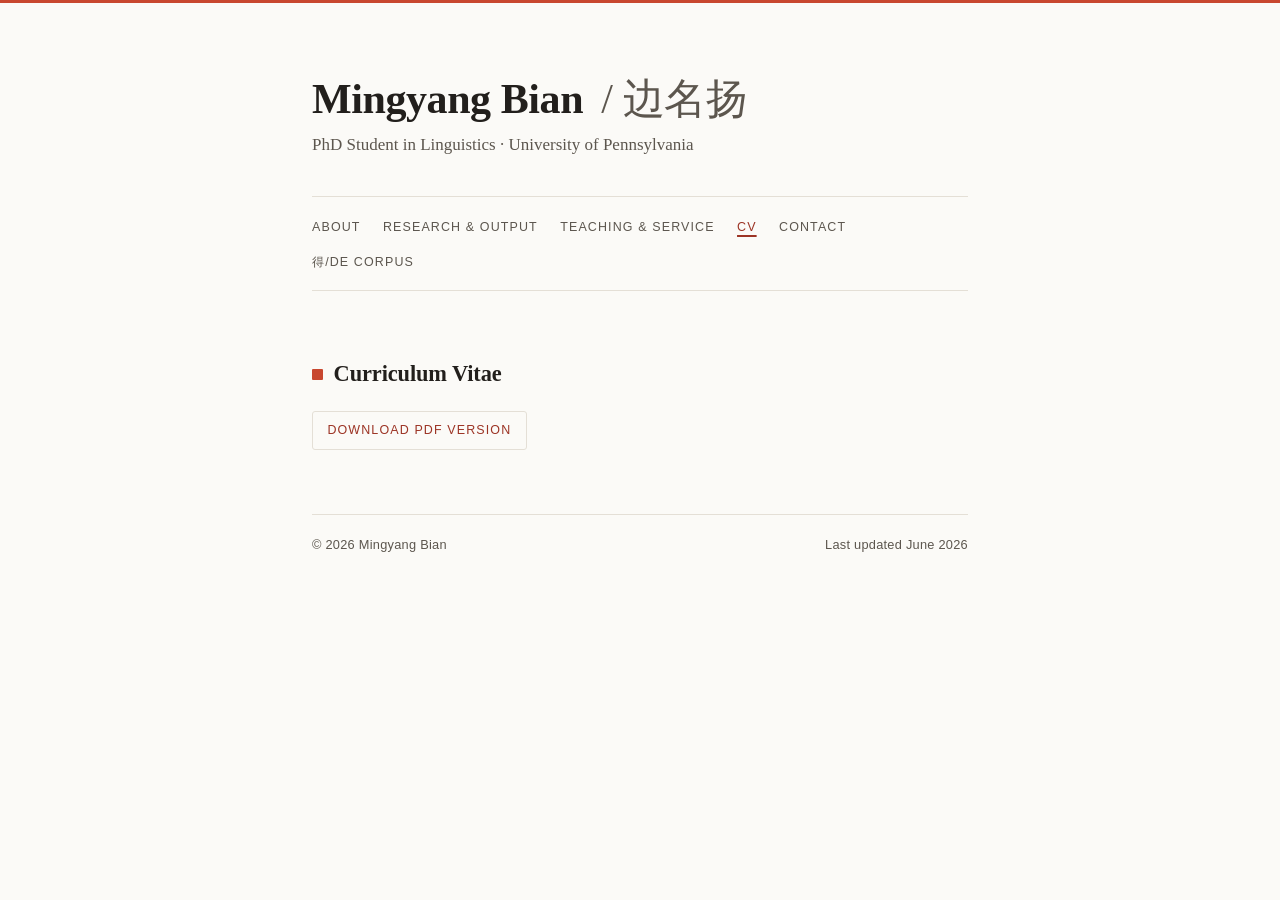
<file: cv.html>
<!DOCTYPE html>
<html lang="en">
<head>
<meta charset="utf-8">
<meta name="viewport" content="width=device-width, initial-scale=1.0">
<title>CV · Mingyang Bian</title>
<meta name="description" content="Curriculum vitae of Mingyang Bian, PhD student in Linguistics at the University of Pennsylvania.">
<meta name="author" content="Mingyang Bian">
<link rel="icon" href="data:image/svg+xml,%3Csvg xmlns='http://www.w3.org/2000/svg' viewBox='0 0 16 16'%3E%3Crect x='2' y='2' width='12' height='12' rx='1.5' fill='%23C8472F'/%3E%3C/svg%3E">
<link rel="stylesheet" href="styles.css">
<!-- Cloudflare Web Analytics --><script type='module' src='https://static.cloudflareinsights.com/beacon.min.js' data-cf-beacon='{"token": "c452ebd4bb47403d8e4e0c3c75409bb0"}'></script><!-- End Cloudflare Web Analytics -->
</head>

<body>
<a class="skip-link" href="#main">Skip to content</a>

<div class="wrap">

<header>
  <h1><a href="index.html">Mingyang Bian</a>      
      <span class="zh-name" lang="zh-Hans">&thinsp;/ 边名扬</span> </h1>
  <p class="tagline">PhD Student in Linguistics · University of Pennsylvania</p>

  <nav aria-label="Site">
    <ul>
      <li><a href="index.html">About</a></li>
      <li><a href="research.html">Research &amp; Output</a></li>
      <li><a href="teaching.html">Teaching &amp; Service</a></li>
      <li><a href="cv.html" aria-current="page">CV</a></li>
      <li><a href="index.html#contact">Contact</a></li>
      <li><a href="corpus/"><span lang="zh-Hans">得</span>/DE Corpus</a></li>
    </ul>
  </nav>
</header>

<main id="main">

<section id="cv-top">
  <h2>Curriculum Vitae</h2>
  <p><a class="btn" href="cv.pdf">Download PDF version</a></p>
</section>

</main>

<footer>
  <span>© 2026 Mingyang Bian</span>
  <span>Last updated June 2026</span>
</footer>

</div>
</body>
</html>
</file>
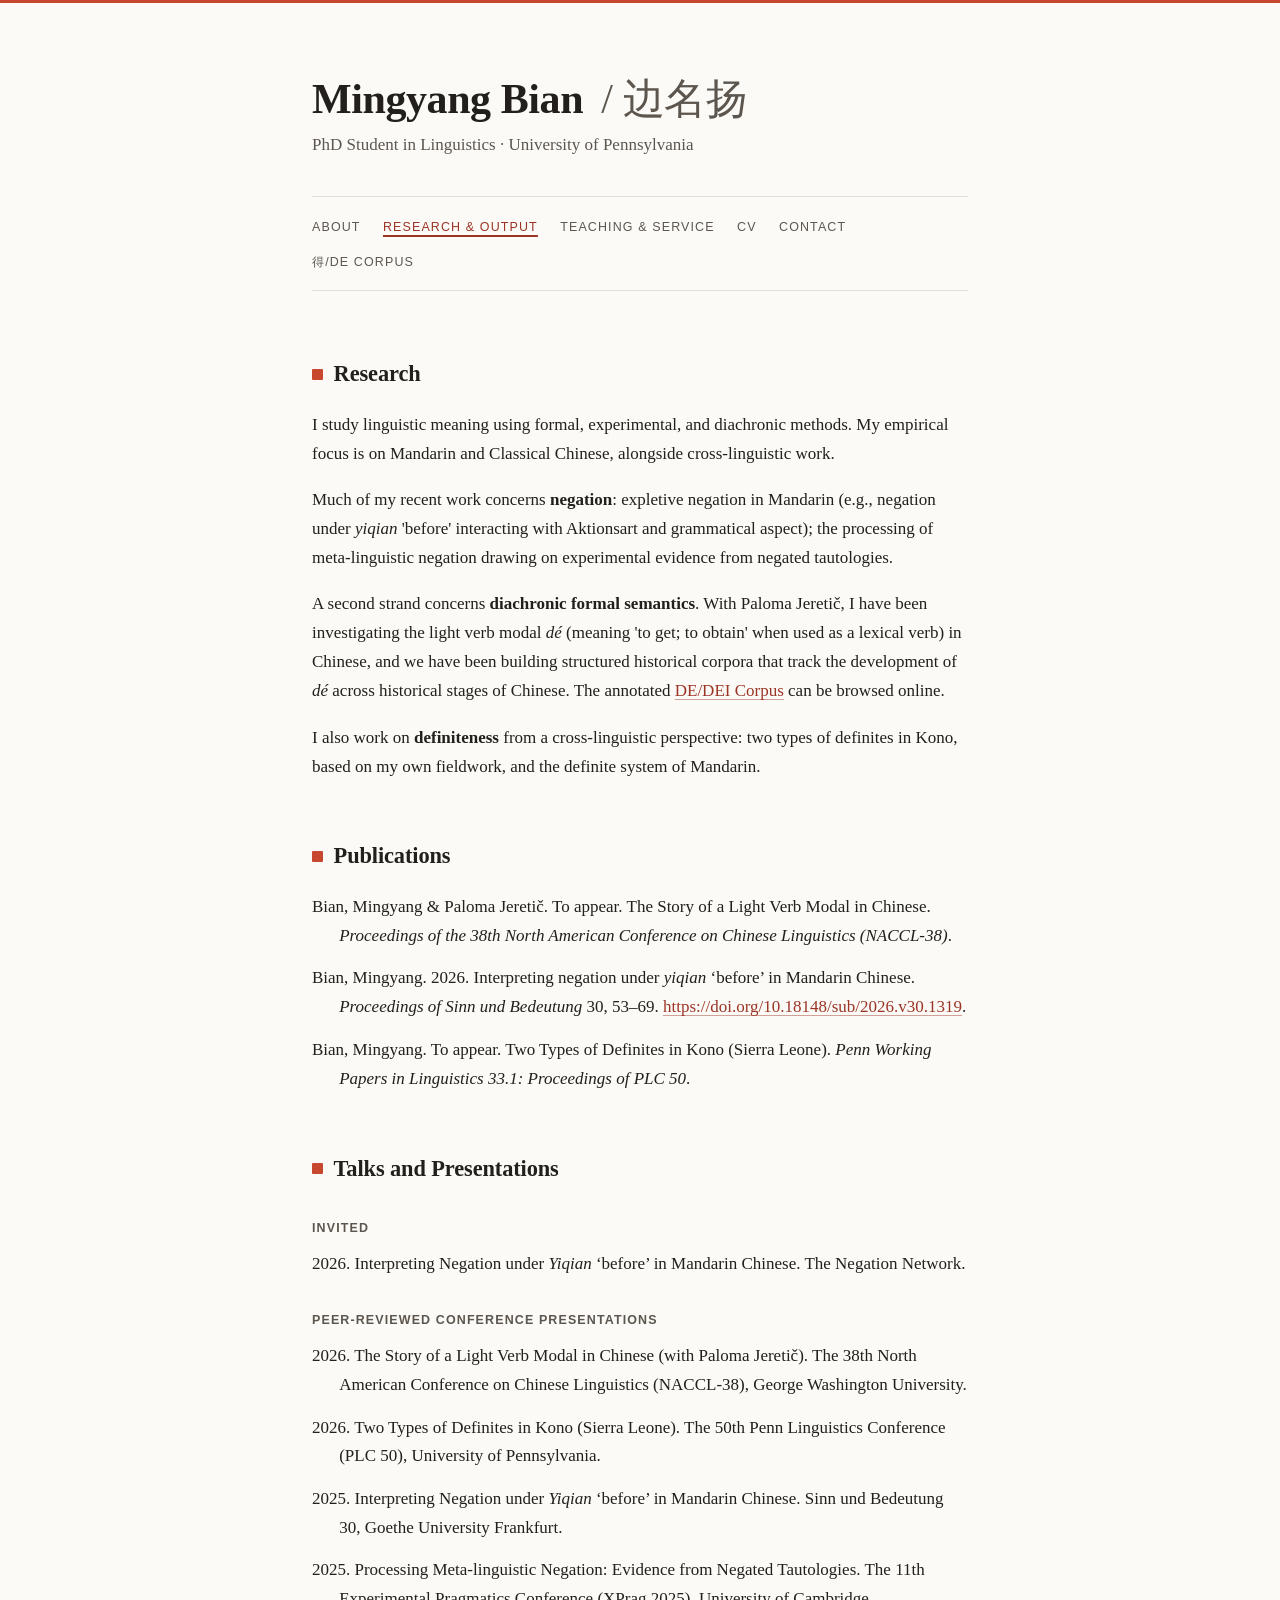
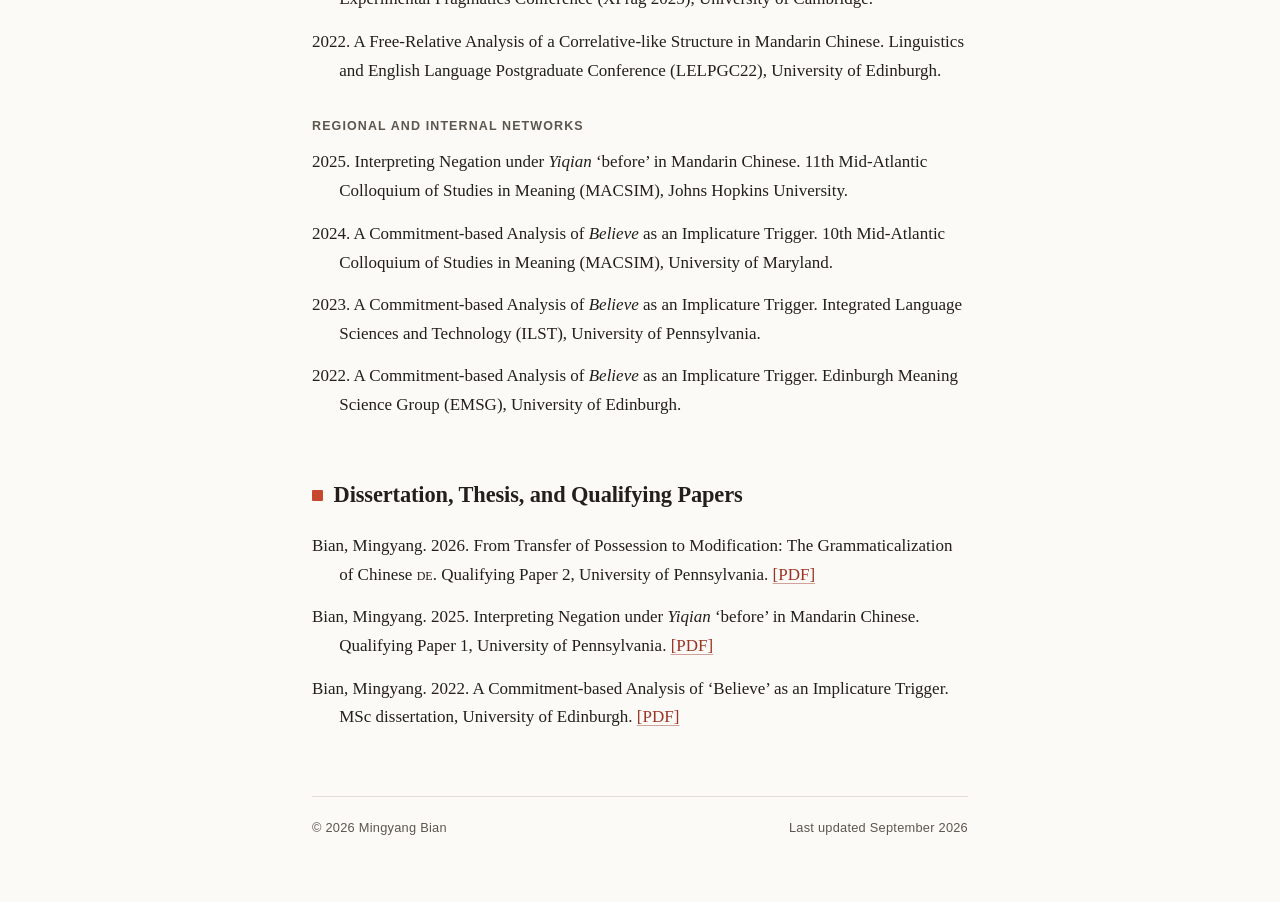
<file: research.html>
<!DOCTYPE html>
<html lang="en">
<head>
<meta charset="utf-8">
<meta name="viewport" content="width=device-width, initial-scale=1.0">
<title>Research · Mingyang Bian</title>
<meta name="description" content="Research, publications, and talks by Mingyang Bian: formal, experimental, and diachronic semantics and pragmatics, with a focus on Mandarin and Classical Chinese.">
<meta name="author" content="Mingyang Bian">
<link rel="icon" href="data:image/svg+xml,%3Csvg xmlns='http://www.w3.org/2000/svg' viewBox='0 0 16 16'%3E%3Crect x='2' y='2' width='12' height='12' rx='1.5' fill='%23C8472F'/%3E%3C/svg%3E">
<link rel="stylesheet" href="styles.css">
<!-- Cloudflare Web Analytics --><script type='module' src='https://static.cloudflareinsights.com/beacon.min.js' data-cf-beacon='{"token": "c452ebd4bb47403d8e4e0c3c75409bb0"}'></script><!-- End Cloudflare Web Analytics -->
</head>

<body>
<a class="skip-link" href="#main">Skip to content</a>

<div class="wrap">

<header>
  <h1><a href="index.html">Mingyang Bian</a>      
      <span class="zh-name" lang="zh-Hans">&thinsp;/ 边名扬</span> </h1>
  <p class="tagline">PhD Student in Linguistics · University of Pennsylvania</p>

  <nav aria-label="Site">
    <ul>
      <li><a href="index.html">About</a></li>
      <li><a href="research.html" aria-current="page">Research &amp; Output</a></li>
      <li><a href="teaching.html">Teaching &amp; Service</a></li>
      <li><a href="cv.html">CV</a></li>
      <li><a href="index.html#contact">Contact</a></li>
      <li><a href="corpus/"><span lang="zh-Hans">得</span>/DE Corpus</a></li>
    </ul>
  </nav>
</header>

<main id="main">

<section id="research">
  <h2>Research</h2>
  <p>I study linguistic meaning using formal, experimental, and diachronic methods. My empirical focus is on Mandarin and Classical Chinese, alongside cross-linguistic work.</p>
  <p>Much of my recent work concerns <strong>negation</strong>: expletive negation in Mandarin (e.g., negation under <i>yiqian</i> 'before' interacting with Aktionsart and grammatical aspect); the processing of meta-linguistic negation drawing on experimental evidence from negated tautologies.</p>
  <p>A second strand concerns <strong>diachronic formal semantics</strong>. With Paloma Jeretič, I have been investigating the light verb modal <i>dé</i> (meaning 'to get; to obtain' when used as a lexical verb) in Chinese, and we have been building structured historical corpora that track the development of <i>dé</i> across historical stages of Chinese. The annotated <a href="corpus/">DE/DEI Corpus</a> can be browsed online.</p>
  <p>I also work on <strong>definiteness</strong> from a cross-linguistic perspective: two types of definites in Kono, based on my own fieldwork, and the definite system of Mandarin.</p>
</section>

<section id="publications">
  <h2>Publications</h2>
  <div class="refs">
    <p>Bian, Mingyang &amp; Paloma Jeretič. To appear. The Story of a Light Verb Modal in Chinese. <i>Proceedings of the 38th North American Conference on Chinese Linguistics (NACCL-38)</i>.</p>
    <p>Bian, Mingyang. 2026. Interpreting negation under <i>yiqian</i> ‘before’ in Mandarin Chinese. <i>Proceedings of Sinn und Bedeutung</i> 30, 53–69. <a href="https://doi.org/10.18148/sub/2026.v30.1319">https://doi.org/10.18148/sub/2026.v30.1319</a>.</p>
    <p>Bian, Mingyang. To appear. Two Types of Definites in Kono (Sierra Leone). <i>Penn Working Papers in Linguistics 33.1: Proceedings of PLC 50</i>.</p>
  </div>
</section>

<section id="talks">
  <h2>Talks and Presentations</h2>

  <h3>Invited</h3>
  <div class="refs">
    <p>2026. Interpreting Negation under <i>Yiqian</i> ‘before’ in Mandarin Chinese. The Negation Network.</p>
  </div>

  <h3>Peer-reviewed conference presentations</h3>
  <div class="refs">
    <p>2026. The Story of a Light Verb Modal in Chinese (with Paloma Jeretič). The 38th North American Conference on Chinese Linguistics (NACCL-38), George Washington University.</p>
    <p>2026. Two Types of Definites in Kono (Sierra Leone). The 50th Penn Linguistics Conference (PLC 50), University of Pennsylvania.</p>
    <p>2025. Interpreting Negation under <i>Yiqian</i> ‘before’ in Mandarin Chinese. Sinn und Bedeutung 30, Goethe University Frankfurt.</p>
    <p>2025. Processing Meta-linguistic Negation: Evidence from Negated Tautologies. The 11th Experimental Pragmatics Conference (XPrag 2025), University of Cambridge.</p>
    <p>2022. A Free-Relative Analysis of a Correlative-like Structure in Mandarin Chinese. Linguistics and English Language Postgraduate Conference (LELPGC22), University of Edinburgh.</p>
  </div>

  <h3>regional and internal networks</h3>
  <div class="refs">
    <p>2025. Interpreting Negation under <i>Yiqian</i> ‘before’ in Mandarin Chinese. 11th Mid-Atlantic Colloquium of Studies in Meaning (MACSIM), Johns Hopkins University.</p>
    <p>2024. A Commitment-based Analysis of <i>Believe</i> as an Implicature Trigger. 10th Mid-Atlantic Colloquium of Studies in Meaning (MACSIM), University of Maryland.</p>
    <p>2023. A Commitment-based Analysis of <i>Believe</i> as an Implicature Trigger. Integrated Language Sciences and Technology (ILST), University of Pennsylvania.</p>
    <p>2022. A Commitment-based Analysis of <i>Believe</i> as an Implicature Trigger. Edinburgh Meaning Science Group (EMSG), University of Edinburgh.</p>
  </div>
</section>

<section id="theses">
  <h2>Dissertation, Thesis, and Qualifying Papers</h2>
  <div class="refs">
    <p>Bian, Mingyang. 2026. From Transfer of Possession to Modification: The Grammaticalization of Chinese <span style="font-variant: small-caps;">de</span>. Qualifying Paper 2, University of Pennsylvania. <a href="files/bian-2026-qp2.pdf" aria-label="PDF of Qualifying Paper 2: From Transfer of Possession to Modification">[PDF]</a></p>
    <p>Bian, Mingyang. 2025. Interpreting Negation under <i>Yiqian</i> ‘before’ in Mandarin Chinese. Qualifying Paper 1, University of Pennsylvania. <a href="files/bian-2025-qp1.pdf" aria-label="PDF of Qualifying Paper 1: Interpreting Negation under Yiqian ‘before’ in Mandarin Chinese">[PDF]</a></p>
    <p>Bian, Mingyang. 2022. A Commitment-based Analysis of ‘Believe’ as an Implicature Trigger. MSc dissertation, University of Edinburgh. <a href="files/bian-2022-msc-dissertation.pdf" aria-label="PDF of MSc dissertation: A Commitment-based Analysis of ‘Believe’ as an Implicature Trigger">[PDF]</a></p>
  </div>
</section>

</main>

<footer>
  <span>© 2026 Mingyang Bian</span>
  <span>Last updated September 2026</span>
</footer>

</div>
</body>
</html>
</file>
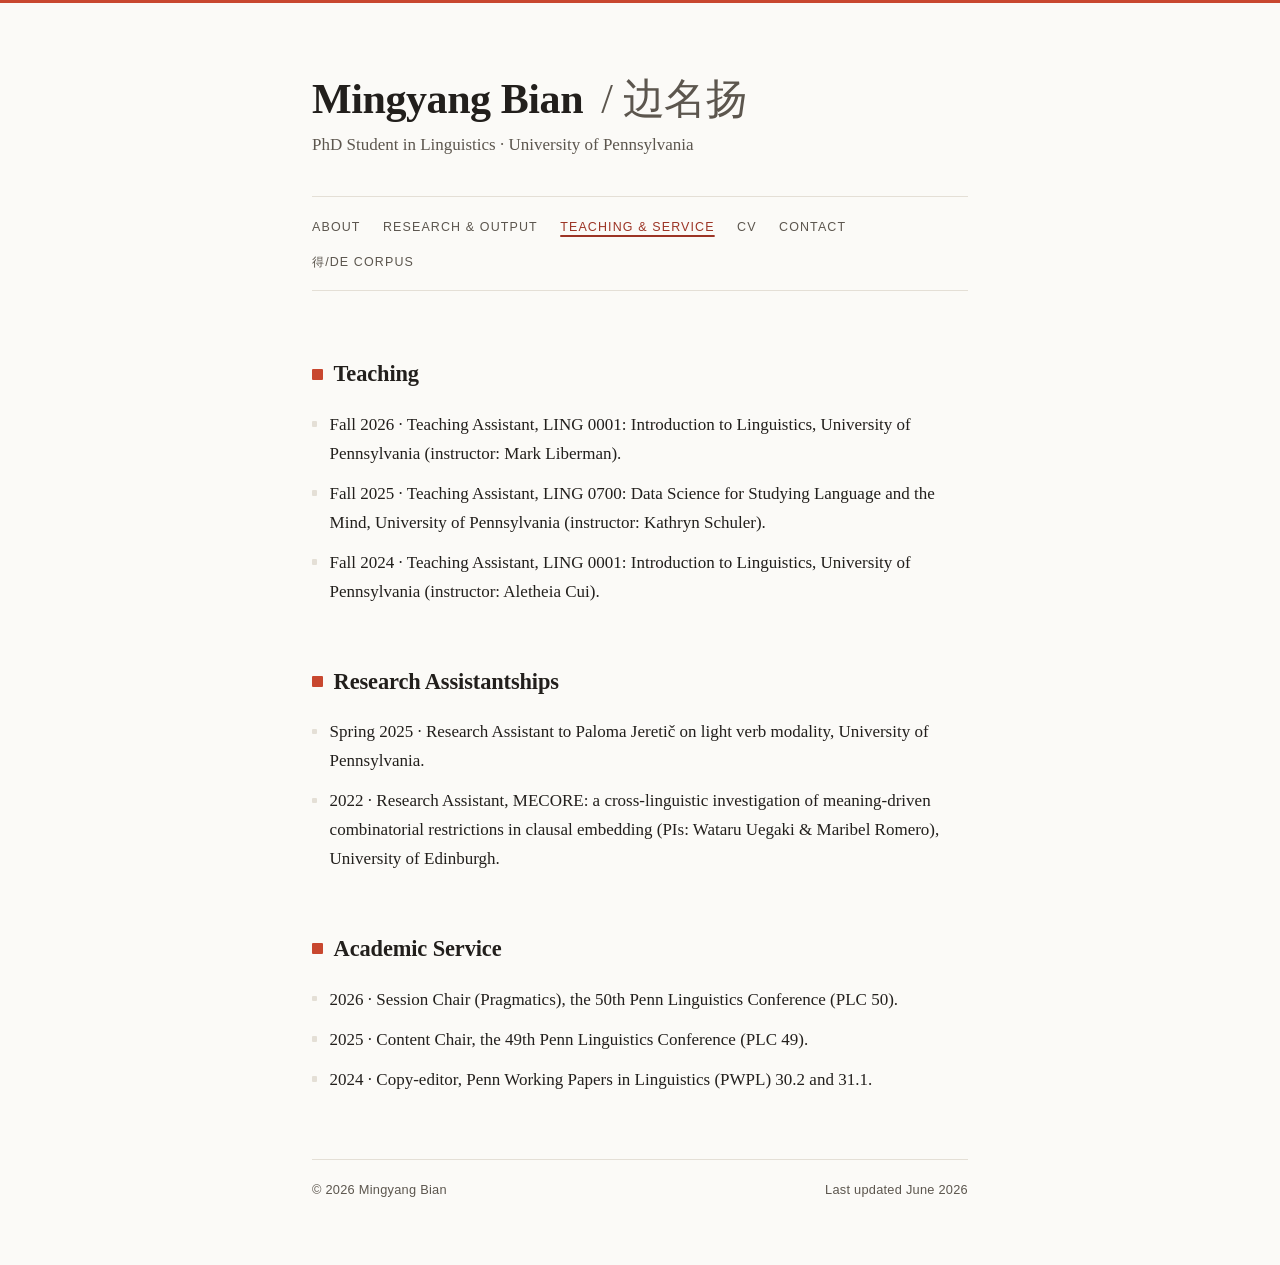
<file: teaching.html>
<!DOCTYPE html>
<html lang="en">
<head>
<meta charset="utf-8">
<meta name="viewport" content="width=device-width, initial-scale=1.0">
<title>Teaching &amp; Service · Mingyang Bian</title>
<meta name="description" content="Teaching, research assistantships, and academic service by Mingyang Bian, PhD candidate in Linguistics at the University of Pennsylvania.">
<meta name="author" content="Mingyang Bian">
<link rel="icon" href="data:image/svg+xml,%3Csvg xmlns='http://www.w3.org/2000/svg' viewBox='0 0 16 16'%3E%3Crect x='2' y='2' width='12' height='12' rx='1.5' fill='%23C8472F'/%3E%3C/svg%3E">
<link rel="stylesheet" href="styles.css">
<!-- Cloudflare Web Analytics --><script type='module' src='https://static.cloudflareinsights.com/beacon.min.js' data-cf-beacon='{"token": "c452ebd4bb47403d8e4e0c3c75409bb0"}'></script><!-- End Cloudflare Web Analytics -->
</head>

<body>
<a class="skip-link" href="#main">Skip to content</a>

<div class="wrap">

<header>
  <h1><a href="index.html">Mingyang Bian</a>      
      <span class="zh-name" lang="zh-Hans">&thinsp;/ 边名扬</span> </h1>
  <p class="tagline">PhD Student in Linguistics · University of Pennsylvania</p>

  <nav aria-label="Site">
    <ul>
      <li><a href="index.html">About</a></li>
      <li><a href="research.html">Research &amp; Output</a></li>
      <li><a href="teaching.html" aria-current="page">Teaching &amp; Service</a></li>
      <li><a href="cv.html">CV</a></li>
      <li><a href="index.html#contact">Contact</a></li>
      <li><a href="corpus/"><span lang="zh-Hans">得</span>/DE Corpus</a></li>
    </ul>
  </nav>
</header>

<main id="main">

<section id="teaching">
  <h2>Teaching</h2>
  <ul class="roles">
    <li>Fall 2026 · Teaching Assistant, LING 0001: Introduction to Linguistics, University of Pennsylvania (instructor: Mark Liberman).</li>
    <li>Fall 2025 · Teaching Assistant, LING 0700: Data Science for Studying Language and the Mind, University of Pennsylvania (instructor: Kathryn Schuler).</li>
    <li>Fall 2024 · Teaching Assistant, LING 0001: Introduction to Linguistics, University of Pennsylvania (instructor: Aletheia Cui).</li>
  </ul>
</section>

<section id="research-service">
  <h2>Research Assistantships</h2>
  <ul class="roles">
    <li>Spring 2025 · Research Assistant to Paloma Jeretič on light verb modality, University of Pennsylvania.</li>
    <li>2022 · Research Assistant, MECORE: a cross-linguistic investigation of meaning-driven combinatorial restrictions in clausal embedding (PIs: Wataru Uegaki &amp; Maribel Romero), University of Edinburgh.</li>
  </ul>
</section>

<section id="service">
  <h2>Academic Service</h2>
  <ul class="roles">
    <li>2026 · Session Chair (Pragmatics), the 50th Penn Linguistics Conference (PLC 50).</li>
    <li>2025 · Content Chair, the 49th Penn Linguistics Conference (PLC 49).</li>
    <li>2024 · Copy-editor, Penn Working Papers in Linguistics (PWPL) 30.2 and 31.1.</li>
  </ul>
</section>

</main>

<footer>
  <span>© 2026 Mingyang Bian</span>
  <span>Last updated June 2026</span>
</footer>

</div>
</body>
</html>
</file>
<file: styles.css>
/* ============================================================
   Mingyang Bian — personal academic site (shared stylesheet)
   Self-hosted: system fonts only, no external requests.
   Palette: ink on paper, with a cinnabar-seal accent — a nod to
   the vermilion ruling lines (朱丝栏) of Chinese manuscript paper.
   ============================================================ */

:root {
  --paper:     #FBFAF7;
  --ink:       #221F1C;
  --ink-soft:  #5C564E;
  --seal:      #9C3425;  /* links — dark cinnabar, AA on paper */
  --vermilion: #C8472F;  /* decorative marks and rules */
  --hairline:  #E4DFD6;

  --serif: Charter, "Bitstream Charter", "Iowan Old Style",
           "Palatino Linotype", Palatino, Georgia,
           "Songti SC", SimSun, "Noto Serif CJK SC", serif;
  --sans:  -apple-system, BlinkMacSystemFont, "Segoe UI", Roboto,
           "Helvetica Neue", Arial,
           "PingFang SC", "Microsoft YaHei", "Noto Sans CJK SC", sans-serif;
}

@media (prefers-color-scheme: dark) {
  :root {
    --paper:     #191715;
    --ink:       #E9E4DC;
    --ink-soft:  #A39B8F;
    --seal:      #E2826D;
    --vermilion: #D05A40;
    --hairline:  #332F2A;
  }
}

* { box-sizing: border-box; }

html {
  scroll-behavior: smooth;
}

body {
  margin: 0;
  background: var(--paper);
  color: var(--ink);
  font-family: var(--serif);
  font-size: 1.0625rem;          /* 17px */
  line-height: 1.7;
  border-top: 3px solid var(--vermilion);
  -webkit-text-size-adjust: 100%;
}

.wrap {
  max-width: 44rem;
  margin: 0 auto;
  padding: 0 1.5rem 4rem;
}

::selection {
  background: var(--vermilion);
  color: #FBFAF7;
}

/* ---------- links ---------- */

a {
  color: var(--seal);
  text-decoration: underline;
  text-decoration-thickness: 1px;
  text-underline-offset: 0.16em;
  text-decoration-color: color-mix(in srgb, var(--seal) 45%, transparent);
}

a:hover {
  text-decoration-thickness: 2px;
  text-decoration-color: var(--seal);
}

a:focus-visible {
  outline: 2px solid var(--vermilion);
  outline-offset: 2px;
  border-radius: 2px;
}

/* ---------- skip link ---------- */

.skip-link {
  position: absolute;
  left: -9999px;
  top: 0;
  background: var(--paper);
  padding: 0.5rem 1rem;
  font-family: var(--sans);
  font-size: 0.875rem;
}

.skip-link:focus {
  left: 0.5rem;
  top: 0.5rem;
  z-index: 10;
}

/* ---------- header ---------- */

header {
  padding-top: 4.5rem;
  padding-bottom: 0.5rem;
}

.portrait {
  margin: 0 0 1.75rem;
}

.portrait img {
  width: 7.5rem;
  height: 7.5rem;
  object-fit: cover;
  border-radius: 50%;
  border: 1px solid var(--hairline);
  display: block;
}

h1 {
  font-size: clamp(2rem, 6vw, 2.625rem);
  font-weight: 700;
  line-height: 1.15;
  letter-spacing: -0.01em;
  margin: 0 0 0.5rem;
}

h1 a {
  color: inherit;
  text-decoration: none;
}

h1 a:hover {
  color: var(--seal);
}

h1 .zh-name {
  font-weight: 400;
  color: var(--ink-soft);
  white-space: nowrap;
}

.tagline {
  margin: 0;
  font-size: 1.0625rem;
  color: var(--ink-soft);
}

/* ---------- nav ---------- */

nav {
  margin-top: 2.25rem;
  padding: 0.9rem 0;
  border-top: 1px solid var(--hairline);
  border-bottom: 1px solid var(--hairline);
}

nav ul {
  list-style: none;
  margin: 0;
  padding: 0;
  display: flex;
  flex-wrap: wrap;
  gap: 0.4rem 1.4rem;
}

nav a {
  font-family: var(--sans);
  font-size: 0.78rem;
  letter-spacing: 0.09em;
  text-transform: uppercase;
  text-decoration: none;
  color: var(--ink-soft);
}

nav a:hover {
  color: var(--seal);
  text-decoration: underline;
  text-decoration-thickness: 2px;
  text-underline-offset: 0.3em;
}

nav a[aria-current="page"] {
  color: var(--seal);
  text-decoration: underline;
  text-decoration-thickness: 2px;
  text-underline-offset: 0.3em;
}

/* ---------- sections ---------- */

section {
  margin-top: 3.5rem;
  scroll-margin-top: 1.5rem;
}

h2 {
  font-size: 1.4rem;
  font-weight: 700;
  letter-spacing: -0.005em;
  margin: 0 0 1.1rem;
  display: flex;
  align-items: center;
  gap: 0.65rem;
}

/* cinnabar seal-mark before each section title */
h2::before {
  content: "";
  width: 0.5em;
  height: 0.5em;
  border-radius: 1px;
  background: var(--vermilion);
  flex: none;
}

h3 {
  font-family: var(--sans);
  font-size: 0.78rem;
  font-weight: 600;
  letter-spacing: 0.09em;
  text-transform: uppercase;
  color: var(--ink-soft);
  margin: 1.9rem 0 0.7rem;
}

p { margin: 0 0 1.1rem; }

section > :last-child { margin-bottom: 0; }

/* ---------- reference lists (publications, talks): hanging indent ---------- */

.refs p {
  padding-left: 1.6em;
  text-indent: -1.6em;
  margin-bottom: 0.85rem;
}

/* ---------- news list ---------- */

.news {
  list-style: none;
  margin: 0;
  padding: 0;
}

.news li {
  margin-bottom: 0.85rem;
  padding-left: 4.4rem;
  position: relative;
}

.news .year {
  position: absolute;
  left: 0;
  top: 0.22em;
  font-family: var(--sans);
  font-size: 0.78rem;
  font-weight: 600;
  letter-spacing: 0.06em;
  color: var(--ink-soft);
}

/* ---------- compact role lists (teaching, service, skills) ---------- */

.roles {
  list-style: none;
  margin: 0;
  padding: 0;
}

.roles li {
  margin-bottom: 0.7rem;
  padding-left: 1.1rem;
  position: relative;
}

.roles li::before {
  content: "";
  position: absolute;
  left: 0;
  top: 0.62em;
  width: 0.32em;
  height: 0.32em;
  background: var(--hairline);
  border-radius: 1px;
}

.note {
  color: var(--ink-soft);
  font-size: 0.97rem;
}

/* ---------- CV entries (degree / award + date, with details) ---------- */

.entry {
  margin-bottom: 1.15rem;
}

.entry-head {
  display: flex;
  justify-content: space-between;
  align-items: baseline;
  flex-wrap: wrap;
  gap: 0.25rem 1.5rem;
  margin: 0;
  font-weight: 700;
}

.entry-when {
  font-family: var(--sans);
  font-size: 0.78rem;
  font-weight: 600;
  letter-spacing: 0.06em;
  color: var(--ink-soft);
  white-space: nowrap;
}

.entry-sub {
  margin: 0.15rem 0 0;
  font-size: 0.97rem;
  color: var(--ink-soft);
}

/* ---------- quiet button (e.g. PDF download) ---------- */

.btn {
  display: inline-block;
  font-family: var(--sans);
  font-size: 0.78rem;
  letter-spacing: 0.09em;
  text-transform: uppercase;
  text-decoration: none;
  color: var(--seal);
  border: 1px solid var(--hairline);
  border-radius: 3px;
  padding: 0.5rem 0.9rem;
}

.btn:hover {
  border-color: var(--seal);
  text-decoration: none;
}

/* ---------- contact ---------- */

address {
  font-style: normal;
}

/* ---------- footer ---------- */

footer {
  margin-top: 4rem;
  padding-top: 1.2rem;
  border-top: 1px solid var(--hairline);
  font-family: var(--sans);
  font-size: 0.8rem;
  letter-spacing: 0.02em;
  color: var(--ink-soft);
  display: flex;
  flex-wrap: wrap;
  gap: 0.3rem 1.5rem;
  justify-content: space-between;
}

/* ---------- accessibility & media ---------- */

@media (prefers-reduced-motion: reduce) {
  html { scroll-behavior: auto; }
}

@media print {
  body { border-top: none; background: #fff; color: #000; }
  nav, .skip-link, .btn { display: none; }
  a { color: #000; text-decoration: none; }
}

@media (max-width: 480px) {
  header { padding-top: 3rem; }
  .news li { padding-left: 0; }
  .news .year { position: static; display: block; margin-bottom: 0.1rem; }
}
</file>
